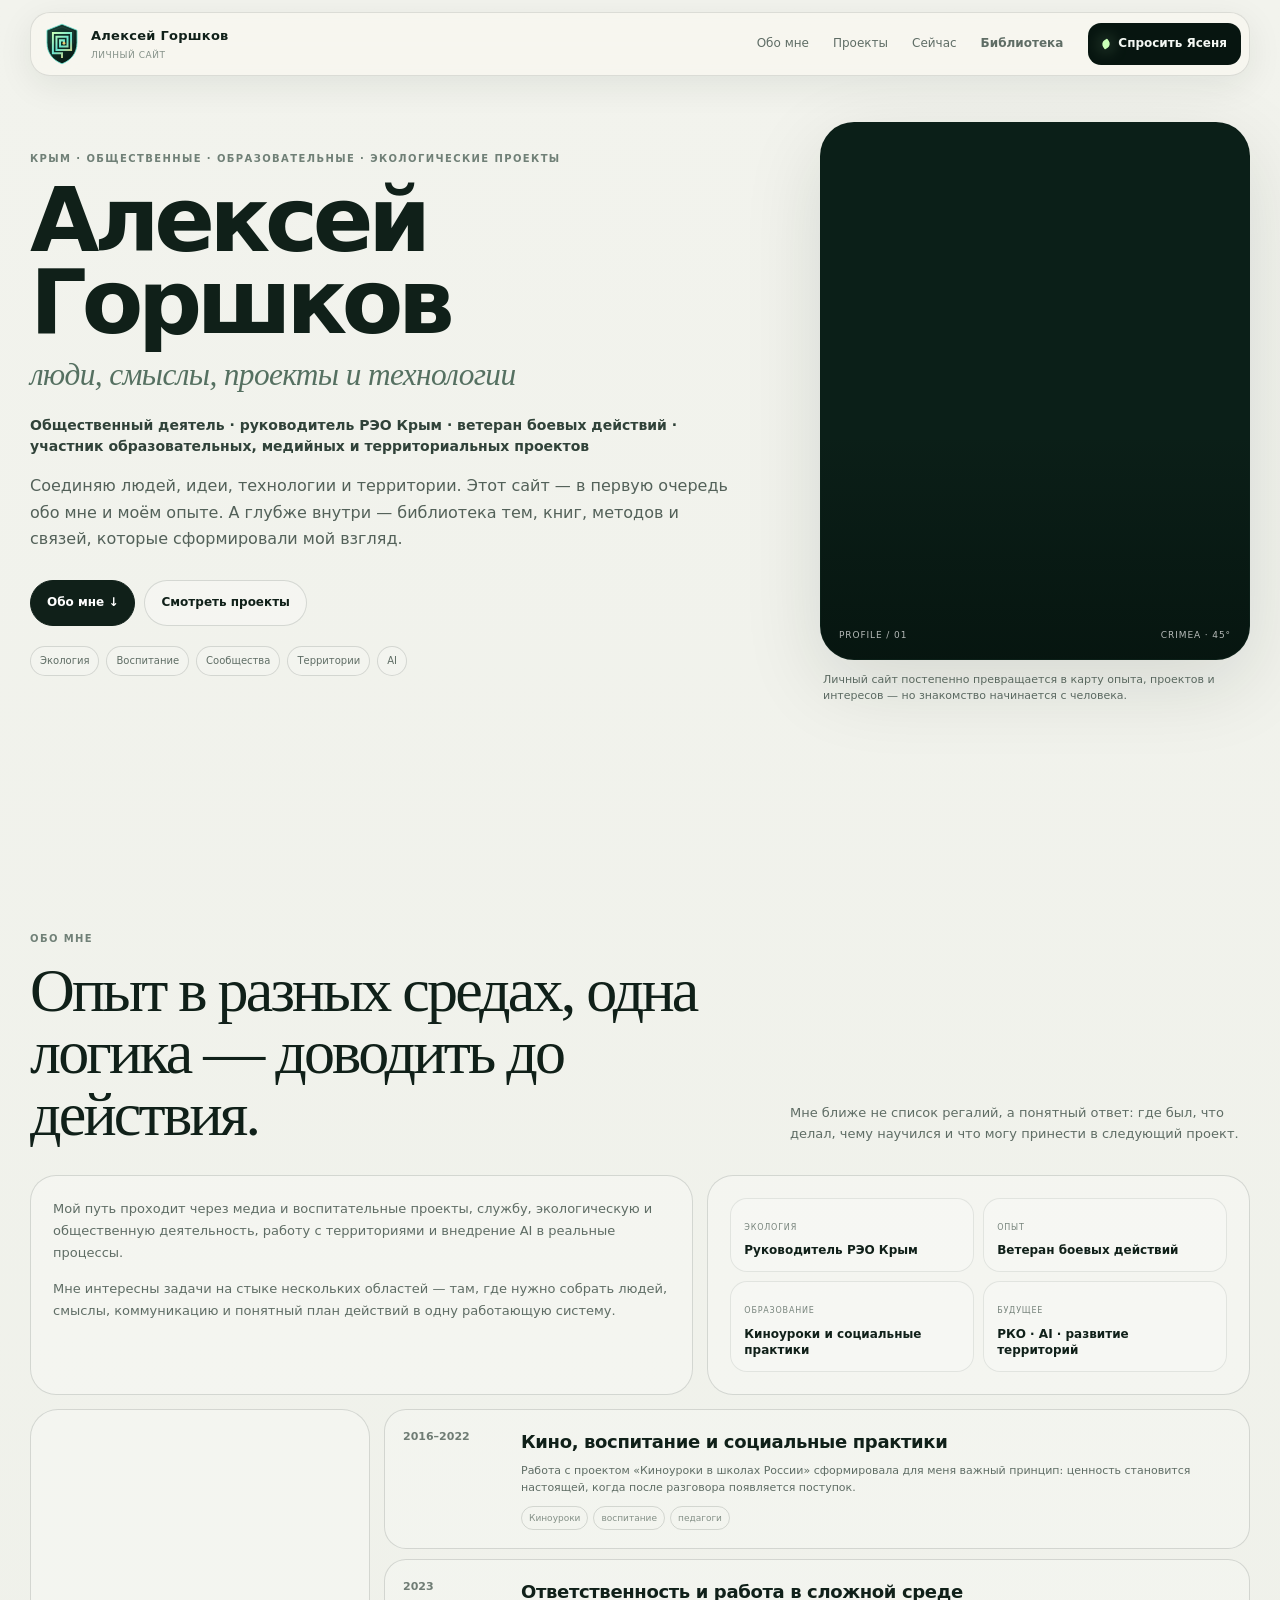
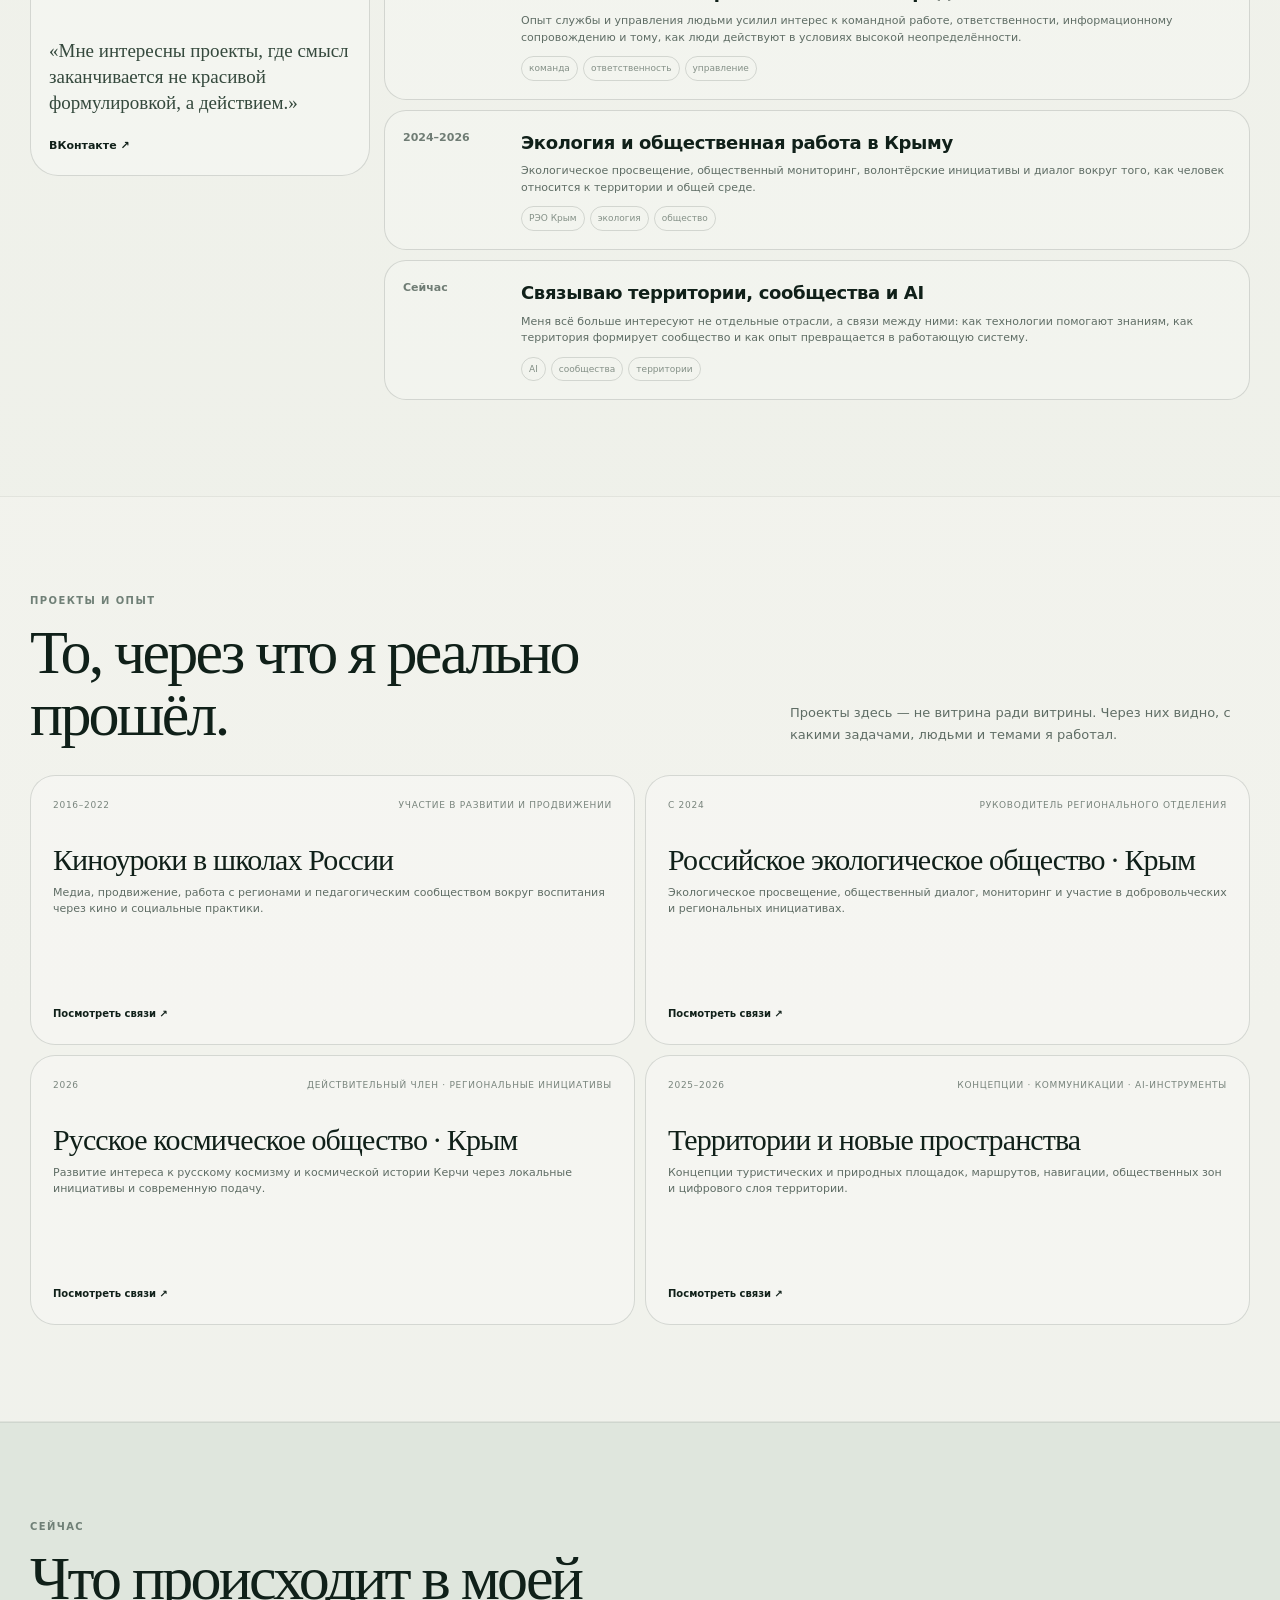
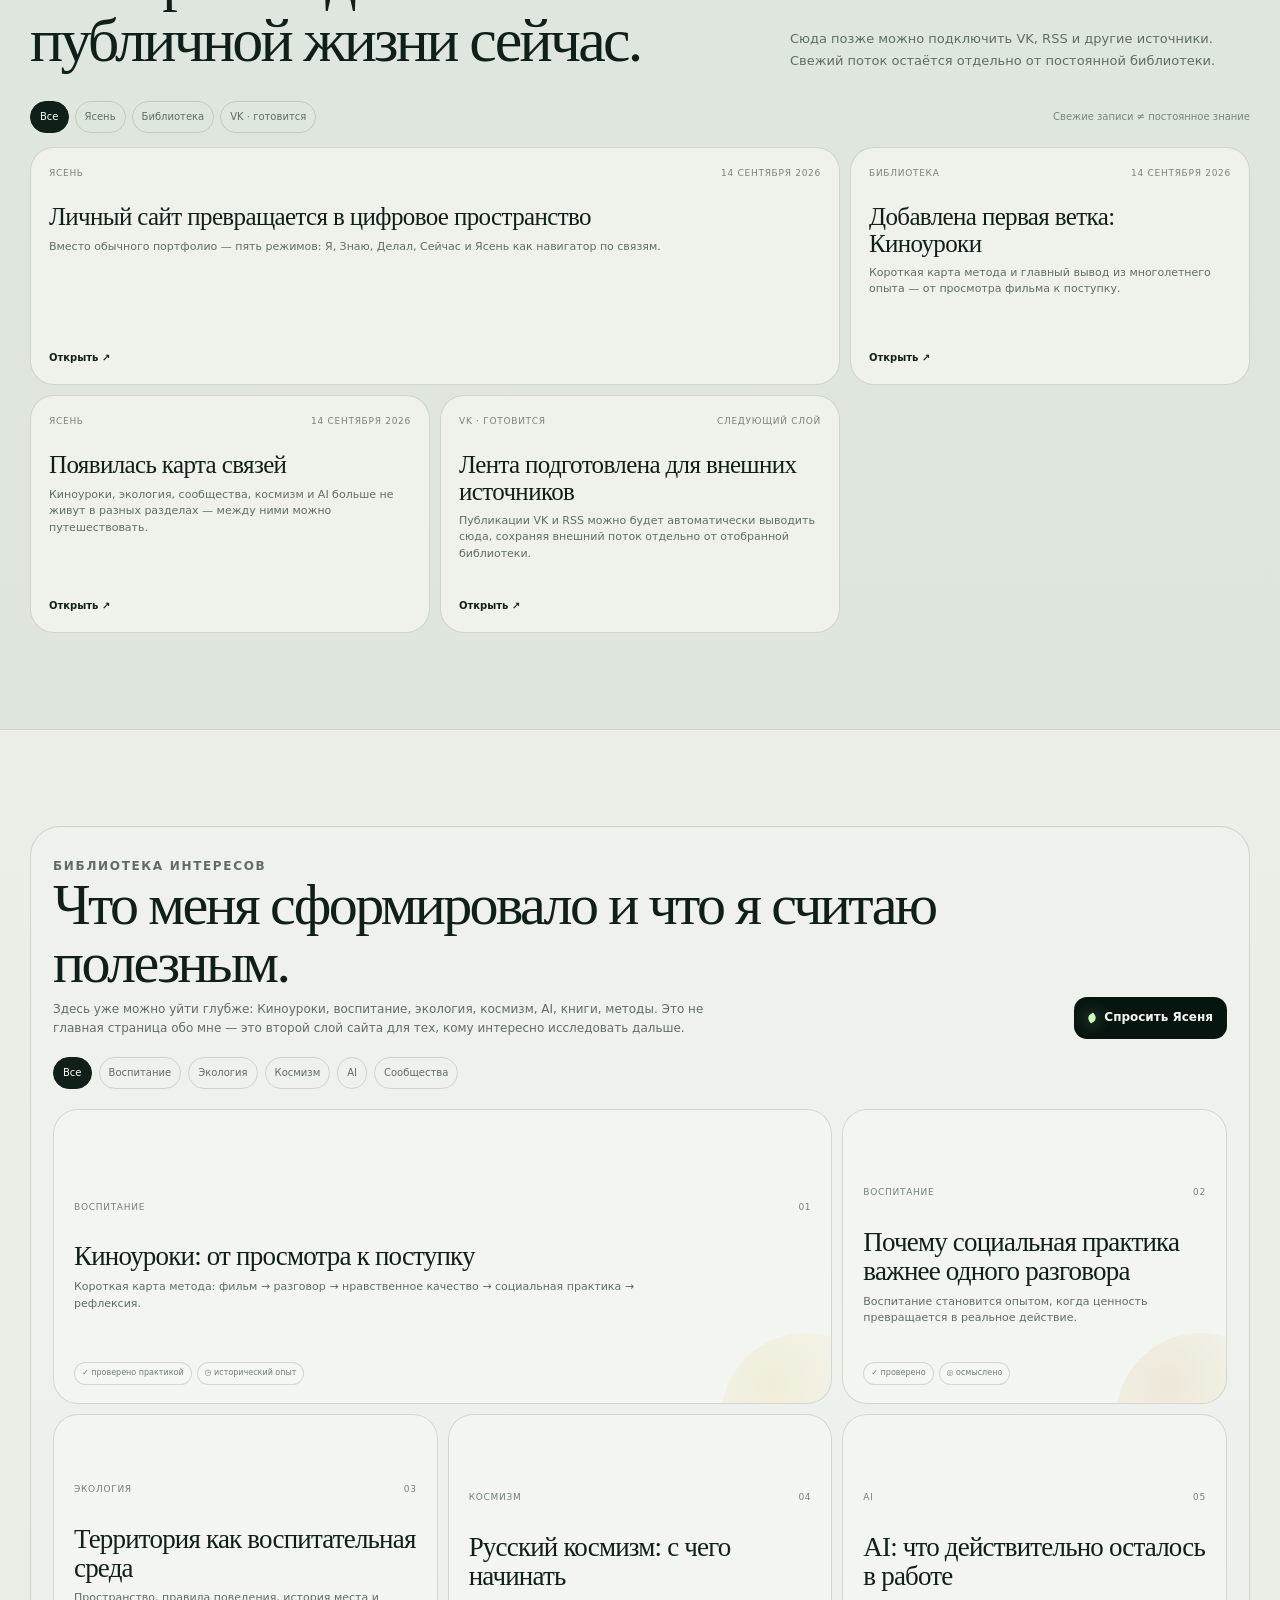
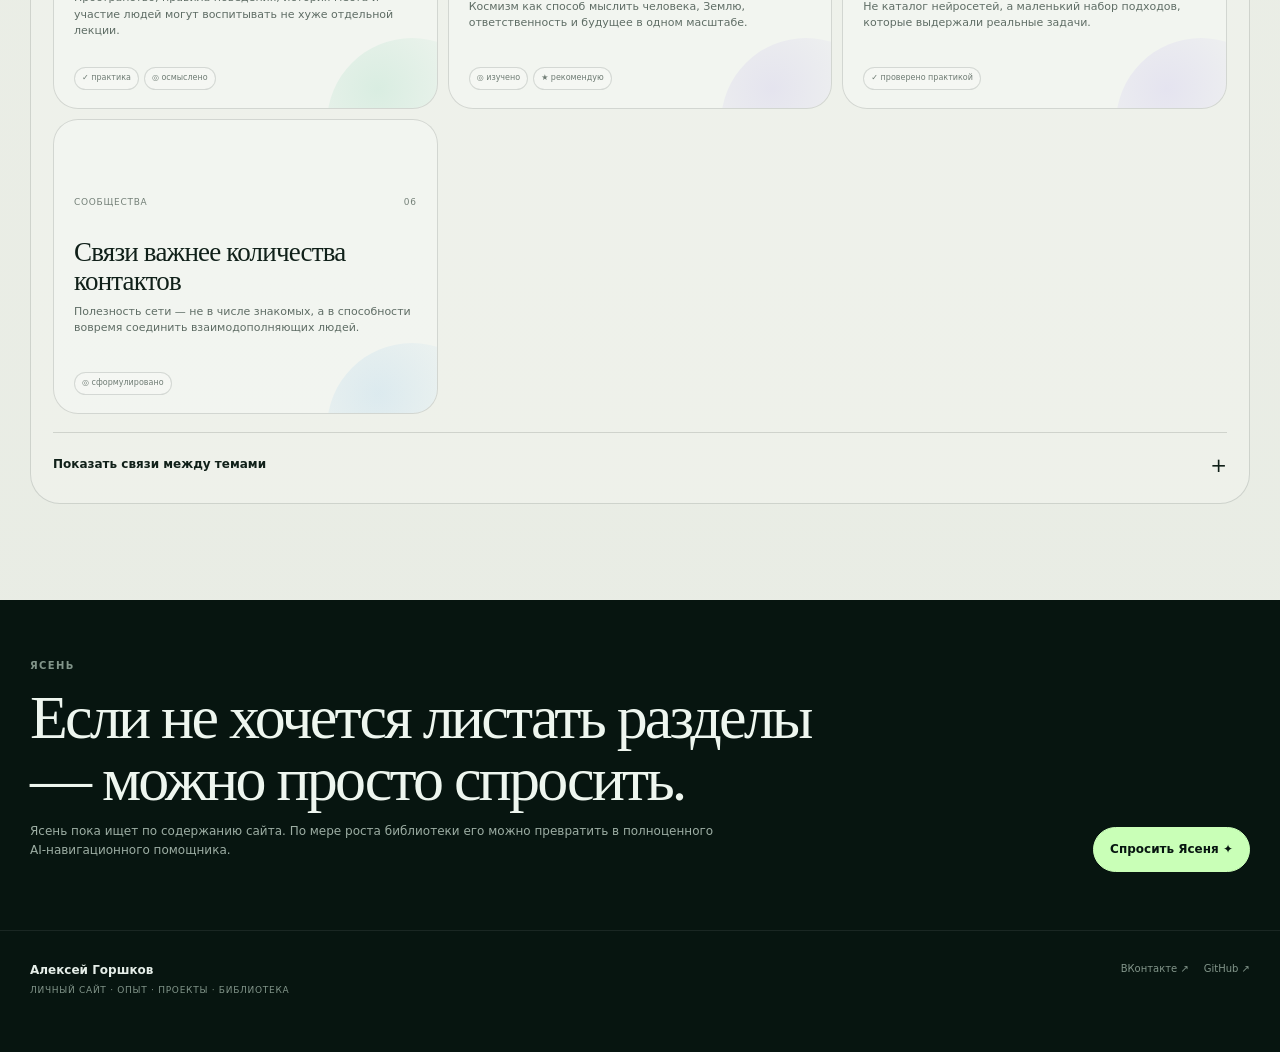
<file: index.html>
<!doctype html>
<html lang="ru">
<head>
  <meta charset="utf-8" />
  <meta name="viewport" content="width=device-width, initial-scale=1" />
  <meta name="theme-color" content="#eef0e9" />
  <meta name="description" content="Алексей Горшков — общественные, образовательные, экологические и технологические проекты. Личный сайт, опыт, проекты и библиотека интересов." />
  <meta property="og:title" content="Алексей Горшков — личный сайт" />
  <meta property="og:description" content="Опыт, проекты, общественная деятельность и библиотека интересов." />
  <meta property="og:type" content="website" />
  <meta property="og:locale" content="ru_RU" />
  <meta property="og:url" content="https://daridarom.github.io/aleksey-gorshkov/" />
  <meta property="og:image" content="https://daridarom.github.io/aleksey-gorshkov/assets/og.png" />
  <link rel="canonical" href="https://daridarom.github.io/aleksey-gorshkov/" />
  <link rel="icon" href="assets/favicon.svg?v=31" type="image/svg+xml" />
  <link rel="stylesheet" href="styles-v3-base.css?v=31" />
  <link rel="stylesheet" href="styles-v3-content.css?v=31" />
  <link rel="stylesheet" href="styles-v3-ui.css?v=31" />
  <link rel="stylesheet" href="styles-v3-overrides.css?v=31" />
  <title>Алексей Горшков — личный сайт</title>
</head>
<body>
  <a class="skip-link" href="#content">Перейти к содержанию</a>

  <header class="site-header" id="top">
    <div class="container header-inner">
      <a class="brand" href="#top" aria-label="В начало страницы">
        <img class="brand-mark" src="assets/favicon.svg?v=3" alt="" width="42" height="46" />
        <span><strong>Алексей Горшков</strong><small>личный сайт</small></span>
      </a>
      <nav class="main-nav" aria-label="Основная навигация">
        <a href="#about">Обо мне</a>
        <a href="#projects">Проекты</a>
        <a href="#now">Сейчас</a>
        <a href="#knowledge">Библиотека</a>
      </nav>
      <button class="yasen-button" data-yasen-open><span class="leaf-dot" aria-hidden="true"></span>Спросить Ясеня</button>
    </div>
  </header>

  <main id="content">
    <section class="hero section-pad">
      <div class="container hero-grid">
        <div class="hero-copy">
          <p class="eyebrow">Крым · общественные · образовательные · экологические проекты</p>
          <h1>Алексей Горшков<em>люди, смыслы, проекты и технологии</em></h1>
          <p class="hero-role">Общественный деятель · руководитель РЭО Крым · ветеран боевых действий · участник образовательных, медийных и территориальных проектов</p>
          <p class="hero-lead">Соединяю людей, идеи, технологии и территории. Этот сайт — в первую очередь обо мне и моём опыте. А глубже внутри — библиотека тем, книг, методов и связей, которые сформировали мой взгляд.</p>
          <div class="hero-actions">
            <a class="button primary" href="#about">Обо мне ↓</a>
            <a class="button ghost" href="#projects">Смотреть проекты</a>
          </div>
          <ul class="hero-meta" aria-label="Ключевые направления">
            <li>Экология</li><li>Воспитание</li><li>Сообщества</li><li>Территории</li><li>AI</li>
          </ul>
        </div>

        <figure class="hero-portrait">
          <div class="portrait-shell">
            <picture>
              <source media="(max-width: 620px)" srcset="assets/portrait-mobile.webp" />
              <img src="assets/portrait.webp" alt="Алексей Горшков" width="1200" height="1200" fetchpriority="high" decoding="async" />
            </picture>
            <div class="portrait-overlay"><span>PROFILE / 01</span><span>CRIMEA · 45°</span></div>
          </div>
          <figcaption>Личный сайт постепенно превращается в карту опыта, проектов и интересов — но знакомство начинается с человека.</figcaption>
        </figure>
      </div>
    </section>

    <section class="section-pad" id="about">
      <div class="container">
        <div class="section-heading">
          <div><p class="section-kicker">Обо мне</p><h2>Опыт в разных средах, одна логика — доводить до действия.</h2></div>
          <p>Мне ближе не список регалий, а понятный ответ: где был, что делал, чему научился и что могу принести в следующий проект.</p>
        </div>

        <div class="about-summary">
          <div class="about-copy">
            <p>Мой путь проходит через медиа и воспитательные проекты, службу, экологическую и общественную деятельность, работу с территориями и внедрение AI в реальные процессы.</p>
            <p>Мне интересны задачи на стыке нескольких областей — там, где нужно собрать людей, смыслы, коммуникацию и понятный план действий в одну работающую систему.</p>
          </div>
          <div class="about-roles">
            <div class="about-role"><small>Экология</small><strong>Руководитель РЭО Крым</strong></div>
            <div class="about-role"><small>Опыт</small><strong>Ветеран боевых действий</strong></div>
            <div class="about-role"><small>Образование</small><strong>Киноуроки и социальные практики</strong></div>
            <div class="about-role"><small>Будущее</small><strong>РКО · AI · развитие территорий</strong></div>
          </div>
        </div>

        <div class="story-layout">
          <div class="story-intro">
            <picture>
              <source media="(max-width: 620px)" srcset="assets/speaker-mobile.webp" />
              <img src="assets/speaker.webp" alt="Алексей Горшков во время публичного выступления" width="1600" height="898" loading="lazy" decoding="async" />
            </picture>
            <div>
              <p class="quote">«Мне интересны проекты, где смысл заканчивается не красивой формулировкой, а действием.»</p>
              <a href="https://vk.com/aleksey_gor" target="_blank" rel="noreferrer" class="text-link">ВКонтакте ↗</a>
            </div>
          </div>
          <div class="timeline" id="timeline" aria-live="polite"></div>
        </div>
      </div>
    </section>

    <section class="section-pad projects-before-library" id="projects">
      <div class="container">
        <div class="section-heading">
          <div><p class="section-kicker">Проекты и опыт</p><h2>То, через что я реально прошёл.</h2></div>
          <p>Проекты здесь — не витрина ради витрины. Через них видно, с какими задачами, людьми и темами я работал.</p>
        </div>
        <div class="projects-grid" id="projectsGrid"></div>
      </div>
    </section>

    <section class="now section-pad" id="now">
      <div class="container">
        <div class="section-heading">
          <div><p class="section-kicker">Сейчас</p><h2>Что происходит в моей публичной жизни сейчас.</h2></div>
          <p>Сюда позже можно подключить VK, RSS и другие источники. Свежий поток остаётся отдельно от постоянной библиотеки.</p>
        </div>
        <div class="feed-toolbar">
          <div class="source-pills" id="sourcePills" aria-label="Источники ленты"></div>
          <span class="feed-note">Свежие записи ≠ постоянное знание</span>
        </div>
        <div class="feed-grid" id="feedGrid" aria-live="polite"><div class="loading-card">Загружаю ленту…</div></div>
      </div>
    </section>

    <section class="section-pad" id="knowledge">
      <div class="container">
        <div class="library-shell">
          <div class="library-intro-grid">
            <div>
              <p class="section-kicker">Библиотека интересов</p>
              <h2 style="margin:0;font-family:var(--serif);font-weight:500;font-size:clamp(34px,5vw,58px);line-height:1;letter-spacing:-.045em;">Что меня сформировало и что я считаю полезным.</h2>
              <p>Здесь уже можно уйти глубже: Киноуроки, воспитание, экология, космизм, AI, книги, методы. Это не главная страница обо мне — это второй слой сайта для тех, кому интересно исследовать дальше.</p>
            </div>
            <button class="yasen-button library-yasen" data-yasen-open><span class="leaf-dot"></span>Спросить Ясеня</button>
          </div>
          <div class="library-filters" id="knowledgeFilters"></div>
          <div class="knowledge-grid" id="knowledgeGrid" aria-live="polite"></div>

          <details class="connections-details" id="connections">
            <summary>Показать связи между темами</summary>
            <div class="connection-map" id="connectionMap">
              <svg class="map-lines" viewBox="0 0 1000 560" preserveAspectRatio="none" aria-hidden="true">
                <path d="M500 280 C380 220 290 160 170 130" /><path d="M500 280 C650 225 760 180 850 135" /><path d="M500 280 C650 330 730 400 835 440" /><path d="M500 280 C350 345 290 410 170 445" /><path d="M170 130 C310 95 400 110 500 280" /><path d="M850 135 C880 250 880 350 835 440" />
              </svg>
              <button class="map-node main" data-node="core" style="--x:50%;--y:50%;--c:#c9ffb7">Мой опыт</button>
              <button class="map-node" data-node="kino" style="--x:17%;--y:23%;--c:#e8c86f">Киноуроки</button>
              <button class="map-node" data-node="eco" style="--x:85%;--y:24%;--c:#68e3cf">Экология</button>
              <button class="map-node" data-node="rko" style="--x:83%;--y:79%;--c:#b4a4ff">Космизм / РКО</button>
              <button class="map-node" data-node="community" style="--x:17%;--y:80%;--c:#86c8ff">Сообщества</button>
              <button class="map-node minor" data-node="ai" style="--x:51%;--y:16%;--c:#c59cff">AI</button>
              <div class="map-detail" id="mapDetail"><small>Нажми на узел</small><strong>Связи — дополнительный слой, а не первый экран сайта.</strong></div>
            </div>
          </details>
        </div>
      </div>
    </section>

    <section class="yasen-teaser section-pad-sm">
      <div class="container teaser-inner">
        <div><p class="section-kicker light">Ясень</p><h2>Если не хочется листать разделы — можно просто спросить.</h2><p>Ясень пока ищет по содержанию сайта. По мере роста библиотеки его можно превратить в полноценного AI-навигационного помощника.</p></div>
        <button class="button yasen-cta" data-yasen-open>Спросить Ясеня ✦</button>
      </div>
    </section>
  </main>

  <footer class="site-footer">
    <div class="container footer-inner">
      <div><strong>Алексей Горшков</strong><span>личный сайт · опыт · проекты · библиотека</span></div>
      <div class="footer-links"><a href="https://vk.com/aleksey_gor" target="_blank" rel="noreferrer">ВКонтакте ↗</a><a href="https://github.com/Daridarom" target="_blank" rel="noreferrer">GitHub ↗</a></div>
    </div>
  </footer>

  <dialog class="yasen-dialog" id="yasenDialog">
    <form method="dialog" class="yasen-shell" id="yasenForm">
      <div class="yasen-head"><div><span class="leaf-dot"></span><small>ЯСЕНЬ / навигатор</small><h2>Ну, чего ищем?</h2></div><button class="icon-button" value="close" aria-label="Закрыть">×</button></div>
      <p class="yasen-intro">Например: «что у тебя есть про воспитание?», «покажи экологические проекты», «что связано с AI?»</p>
      <div class="yasen-search"><input id="yasenInput" autocomplete="off" placeholder="Спроси Ясеня…" /><button type="submit">Искать ↗</button></div>
      <div class="yasen-examples"><button type="button" data-yasen-query="воспитание">воспитание</button><button type="button" data-yasen-query="экология">экология</button><button type="button" data-yasen-query="киноуроки">киноуроки</button><button type="button" data-yasen-query="AI">AI</button></div>
      <div class="yasen-results" id="yasenResults" aria-live="polite"><div class="yasen-empty">Задай вопрос — Ясень пошуршит по сайту.</div></div>
    </form>
  </dialog>

  <dialog class="content-dialog" id="contentDialog">
    <form method="dialog" class="content-shell">
      <button class="icon-button close-content" value="close" aria-label="Закрыть">×</button>
      <p class="dialog-meta" id="dialogMeta"></p><h2 id="dialogTitle"></h2><p id="dialogBody"></p>
      <div class="dialog-why"><small>Почему это здесь</small><p id="dialogWhy"></p></div><div class="dialog-tags" id="dialogTags"></div>
    </form>
  </dialog>

  <script src="app-v3.js?v=31" defer></script>
</body>
</html>
</file>
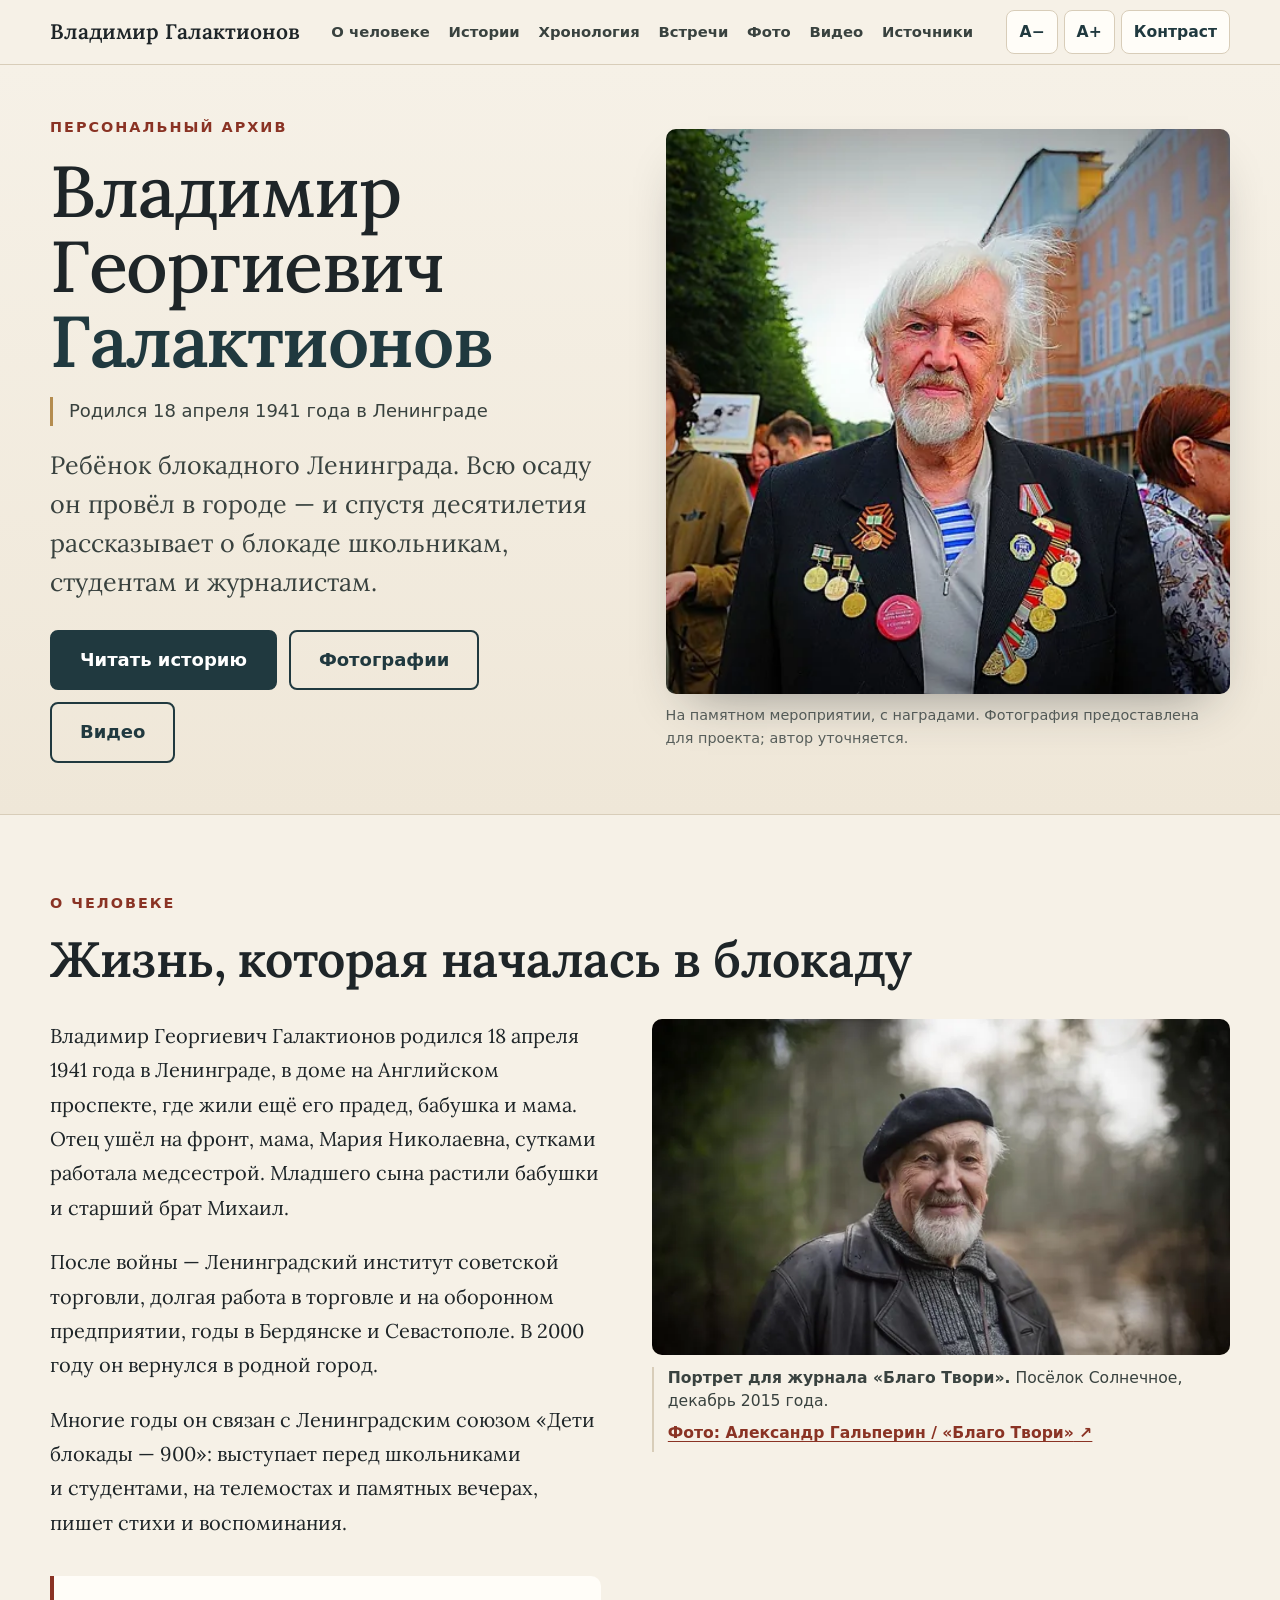
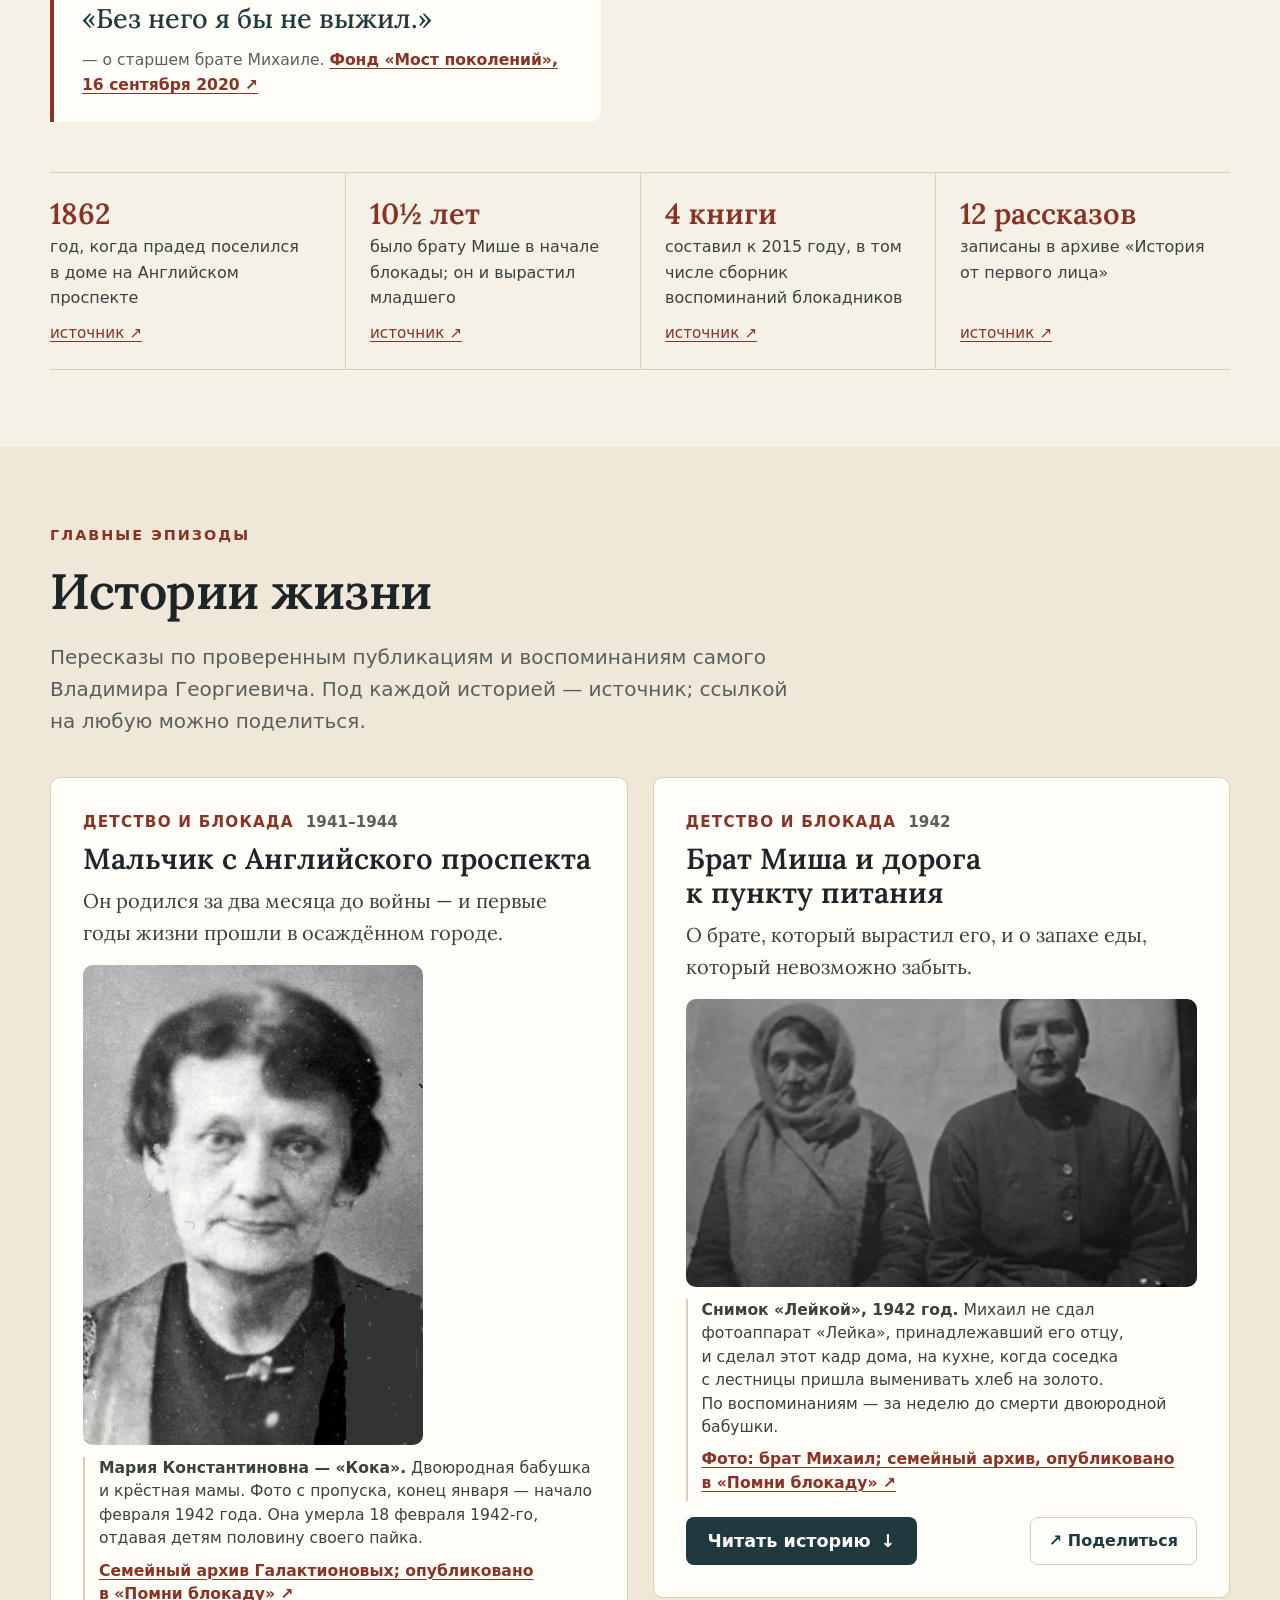
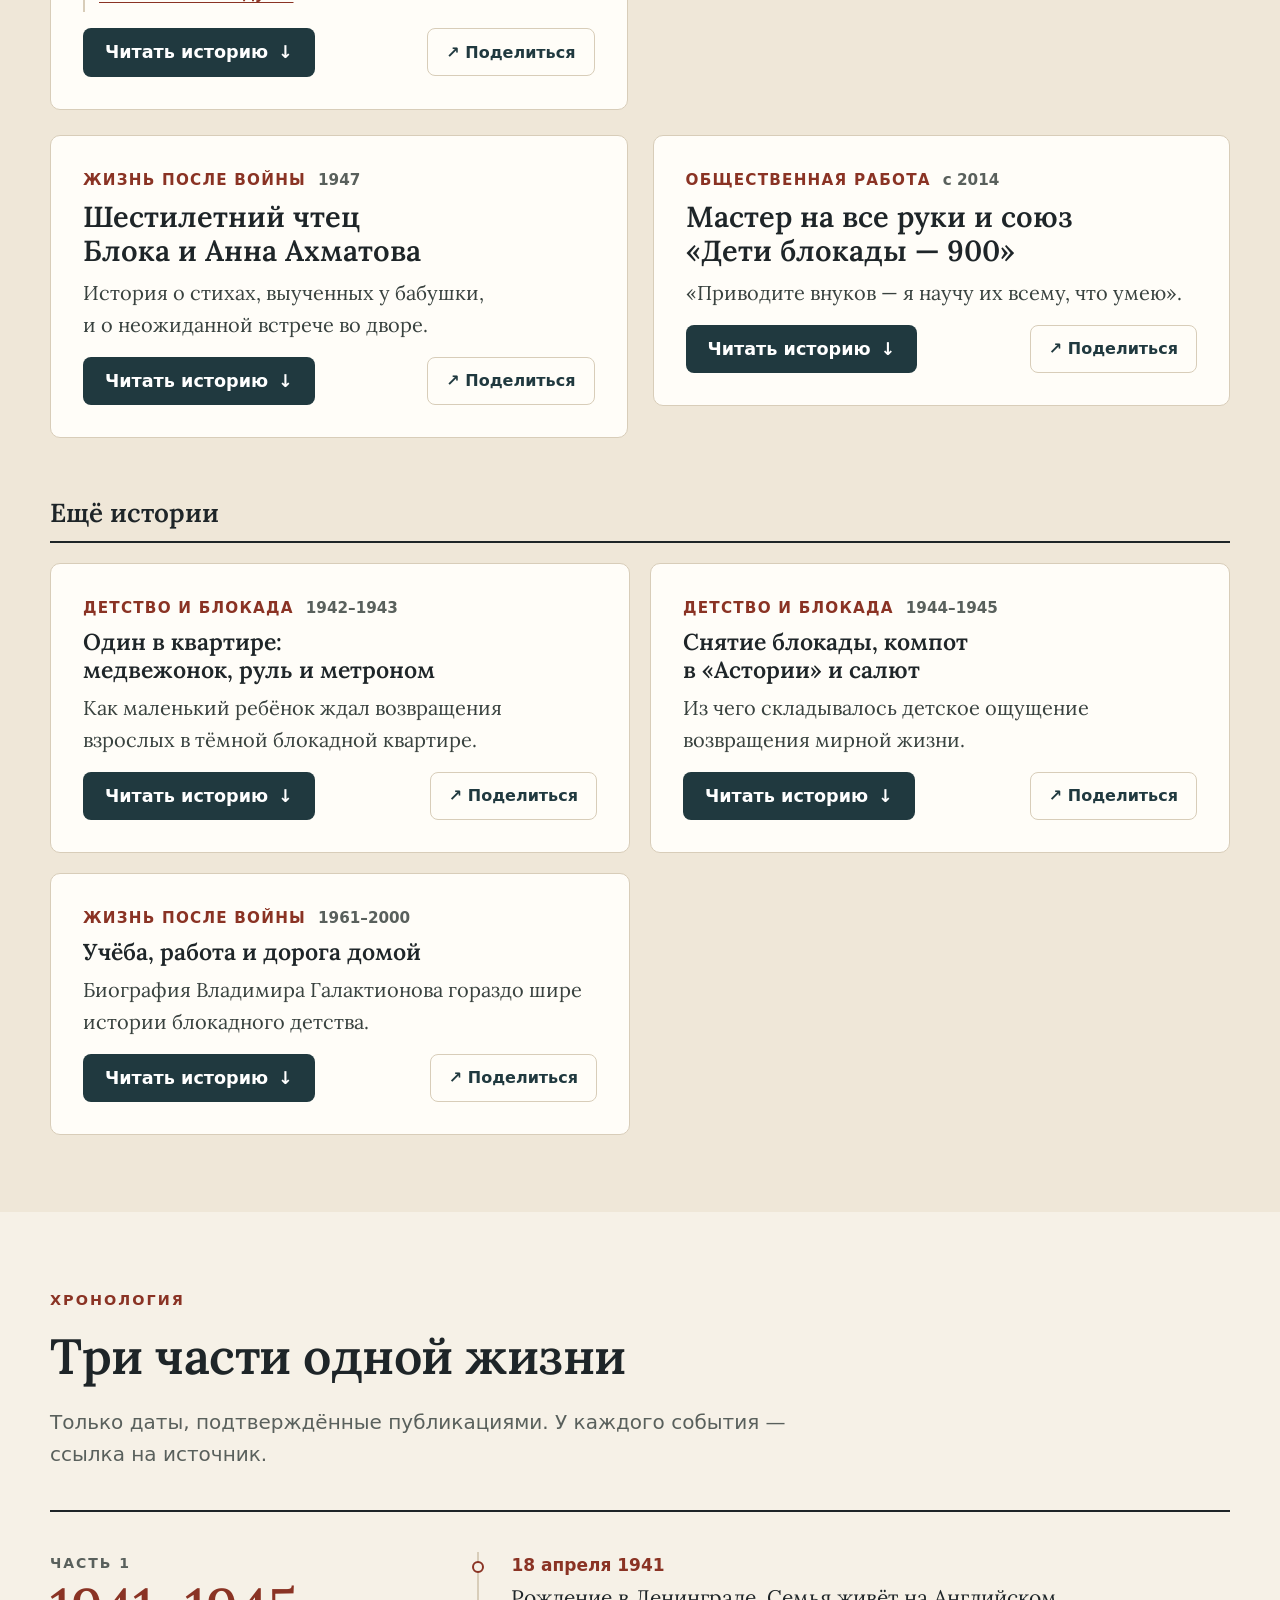
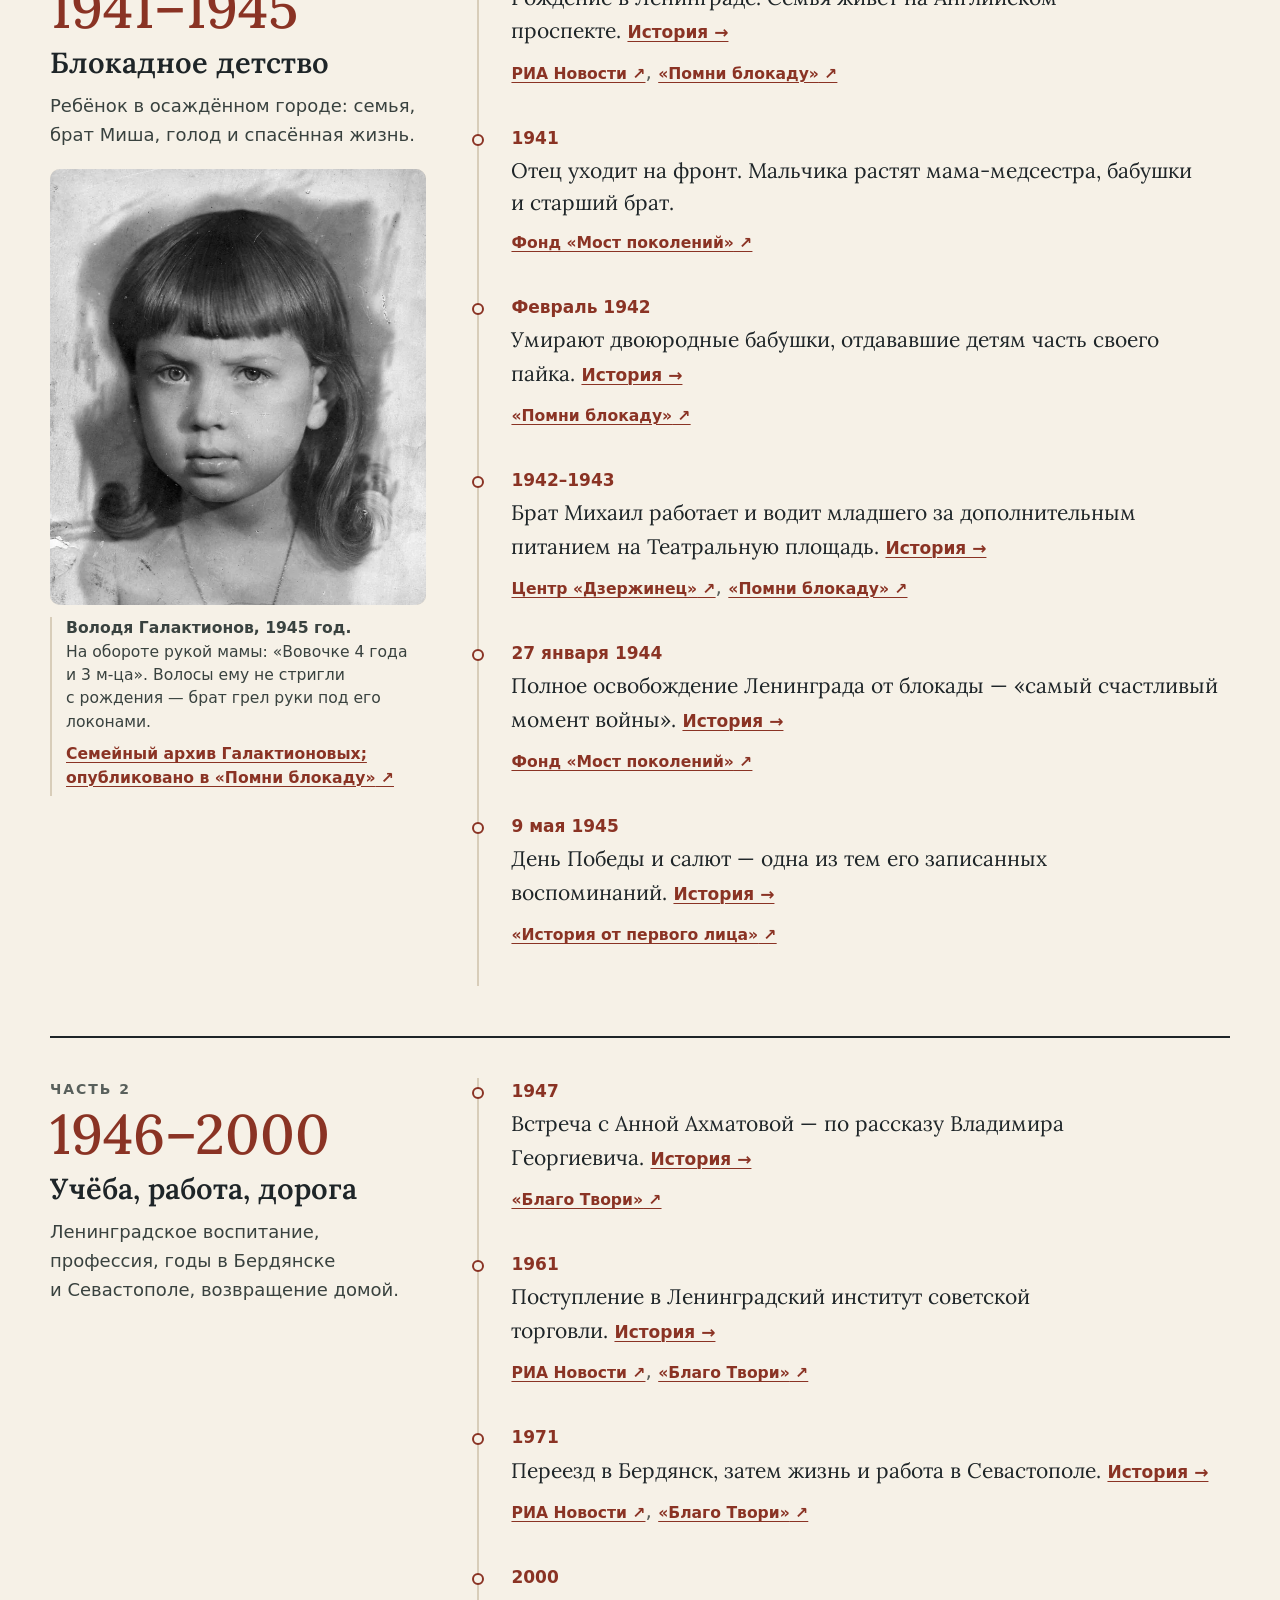
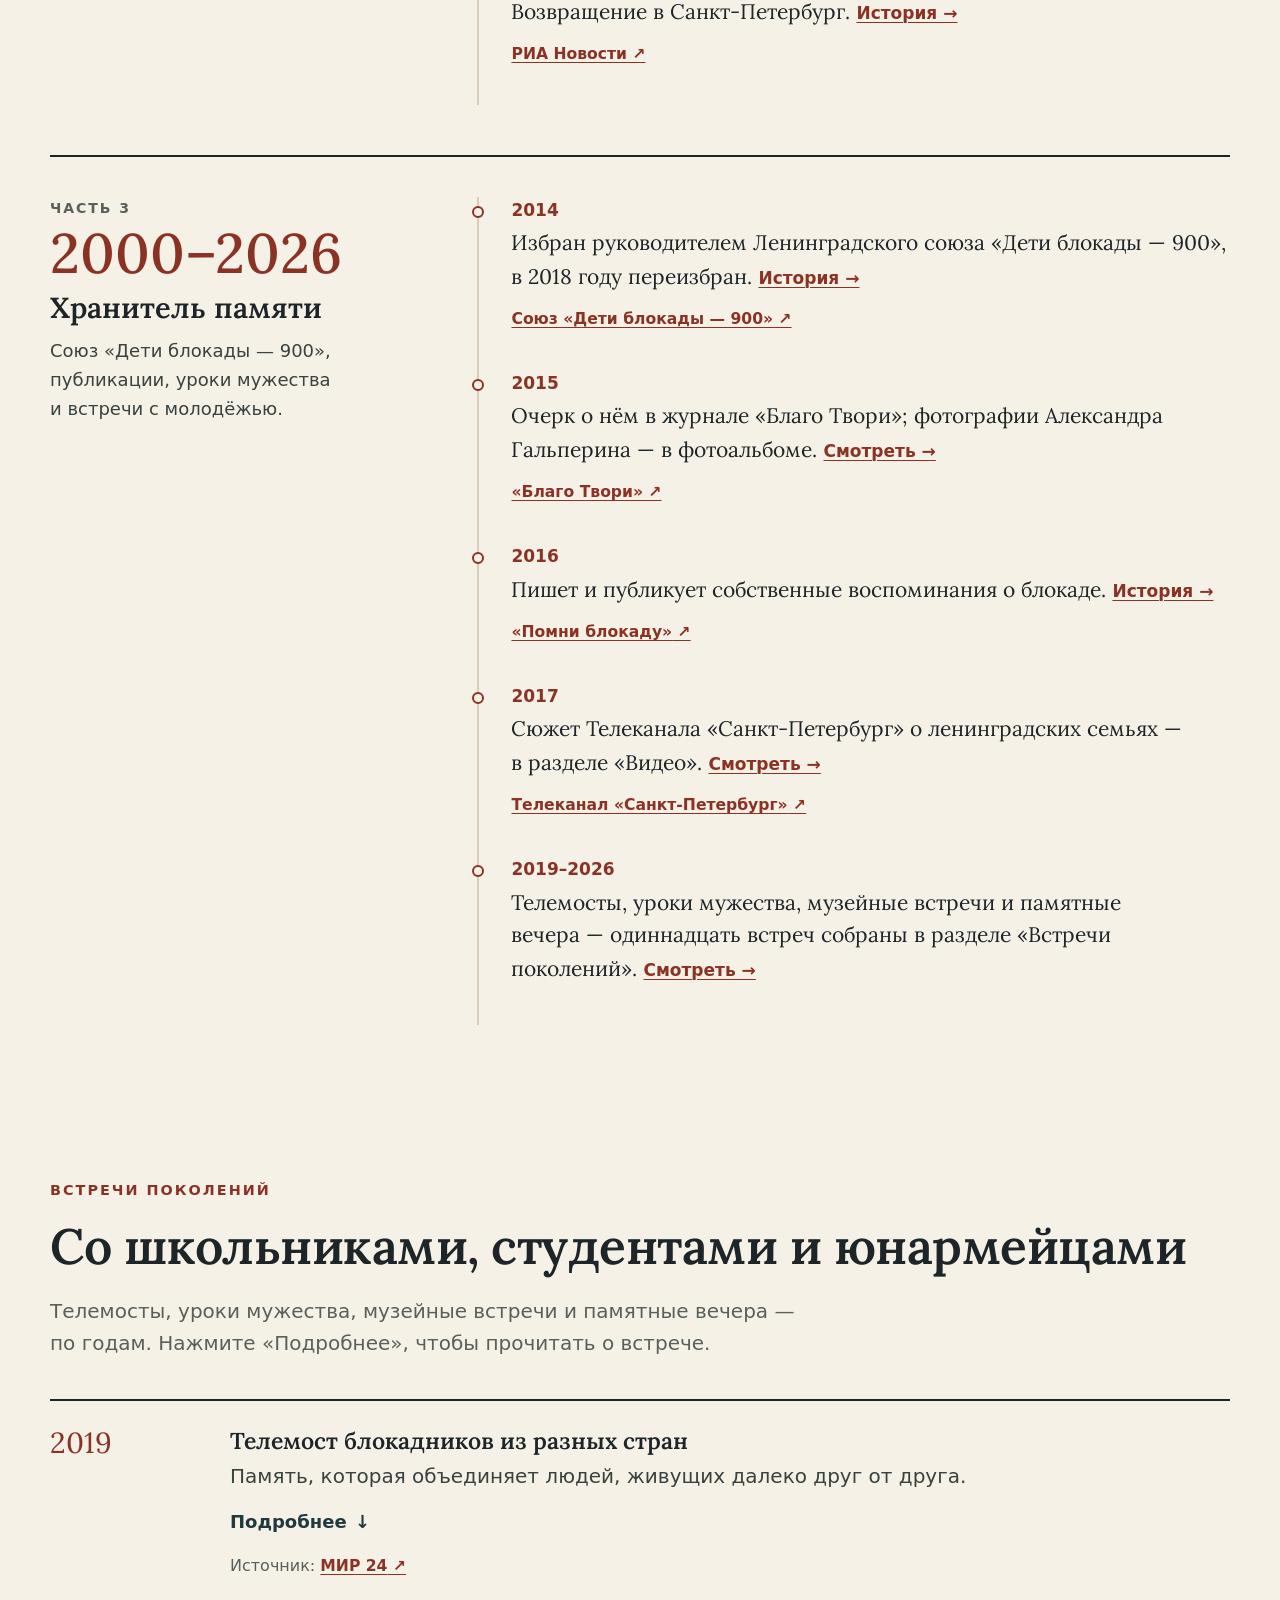
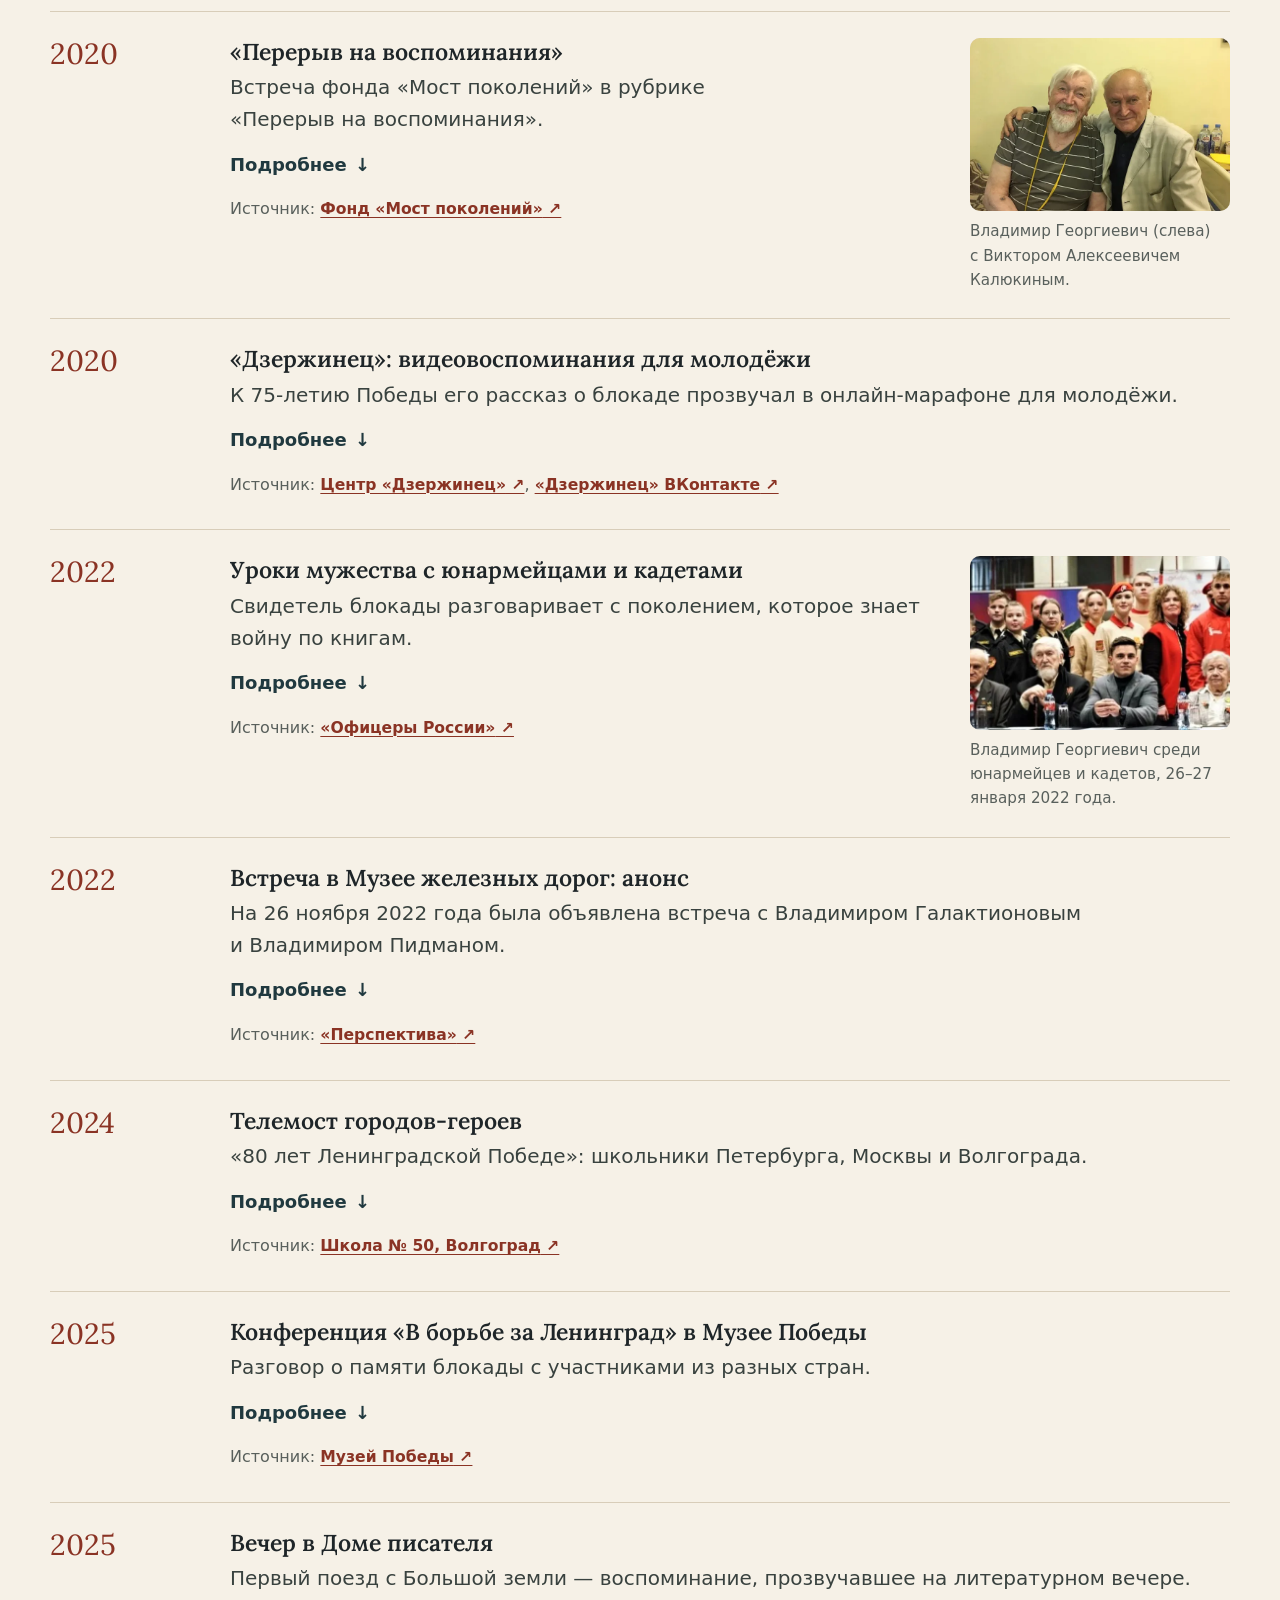
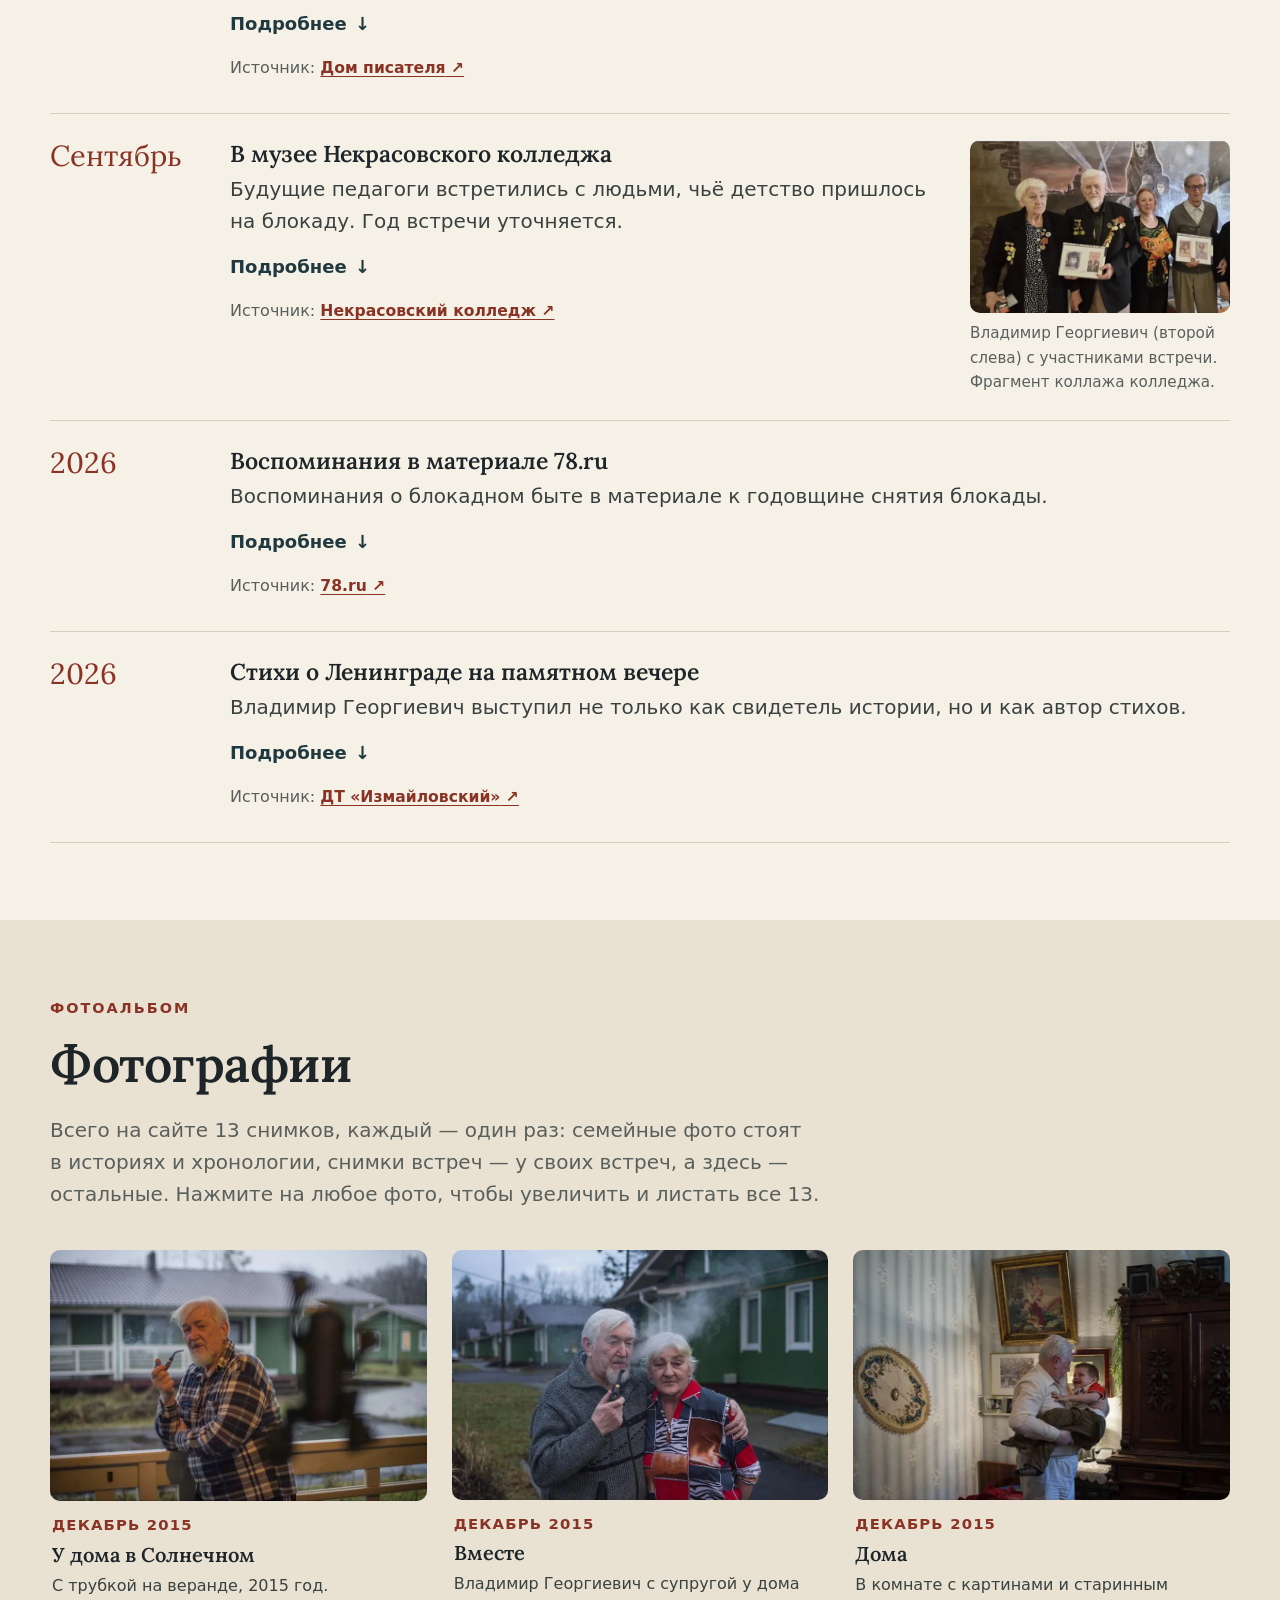
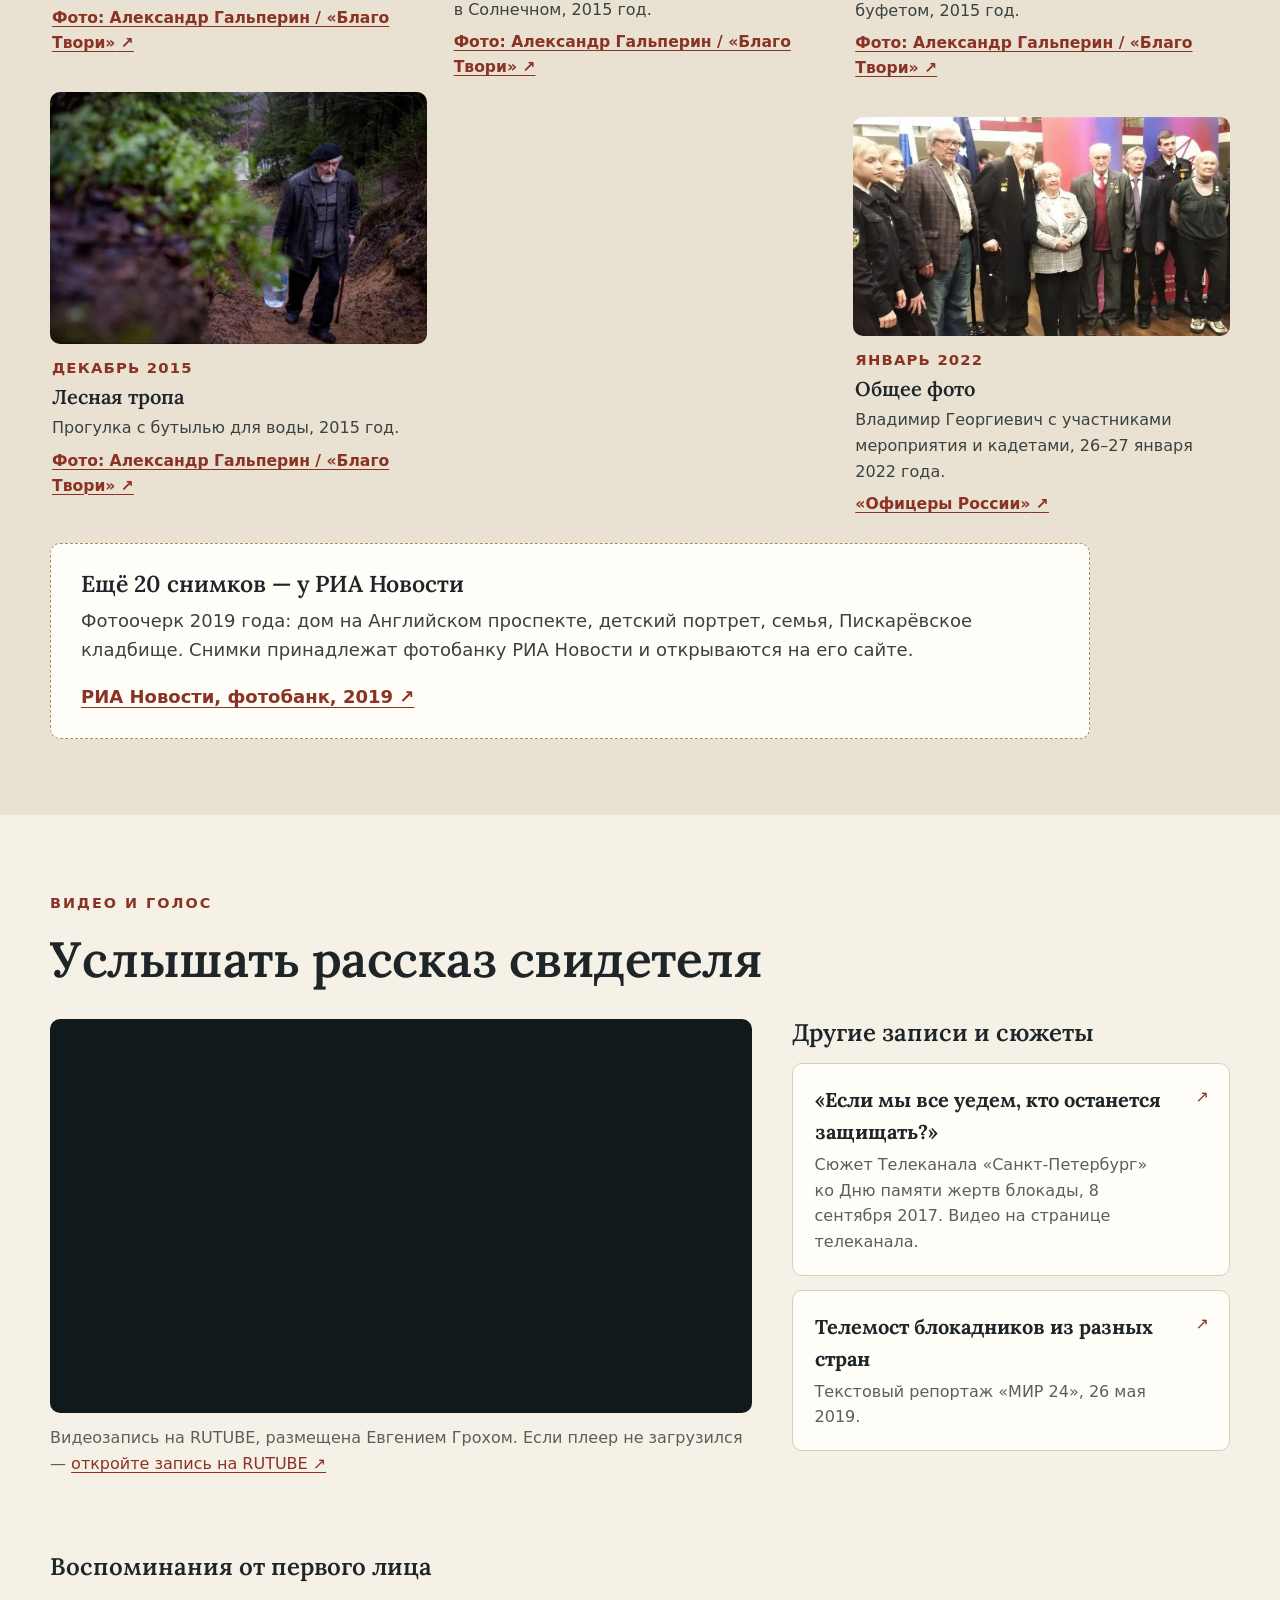
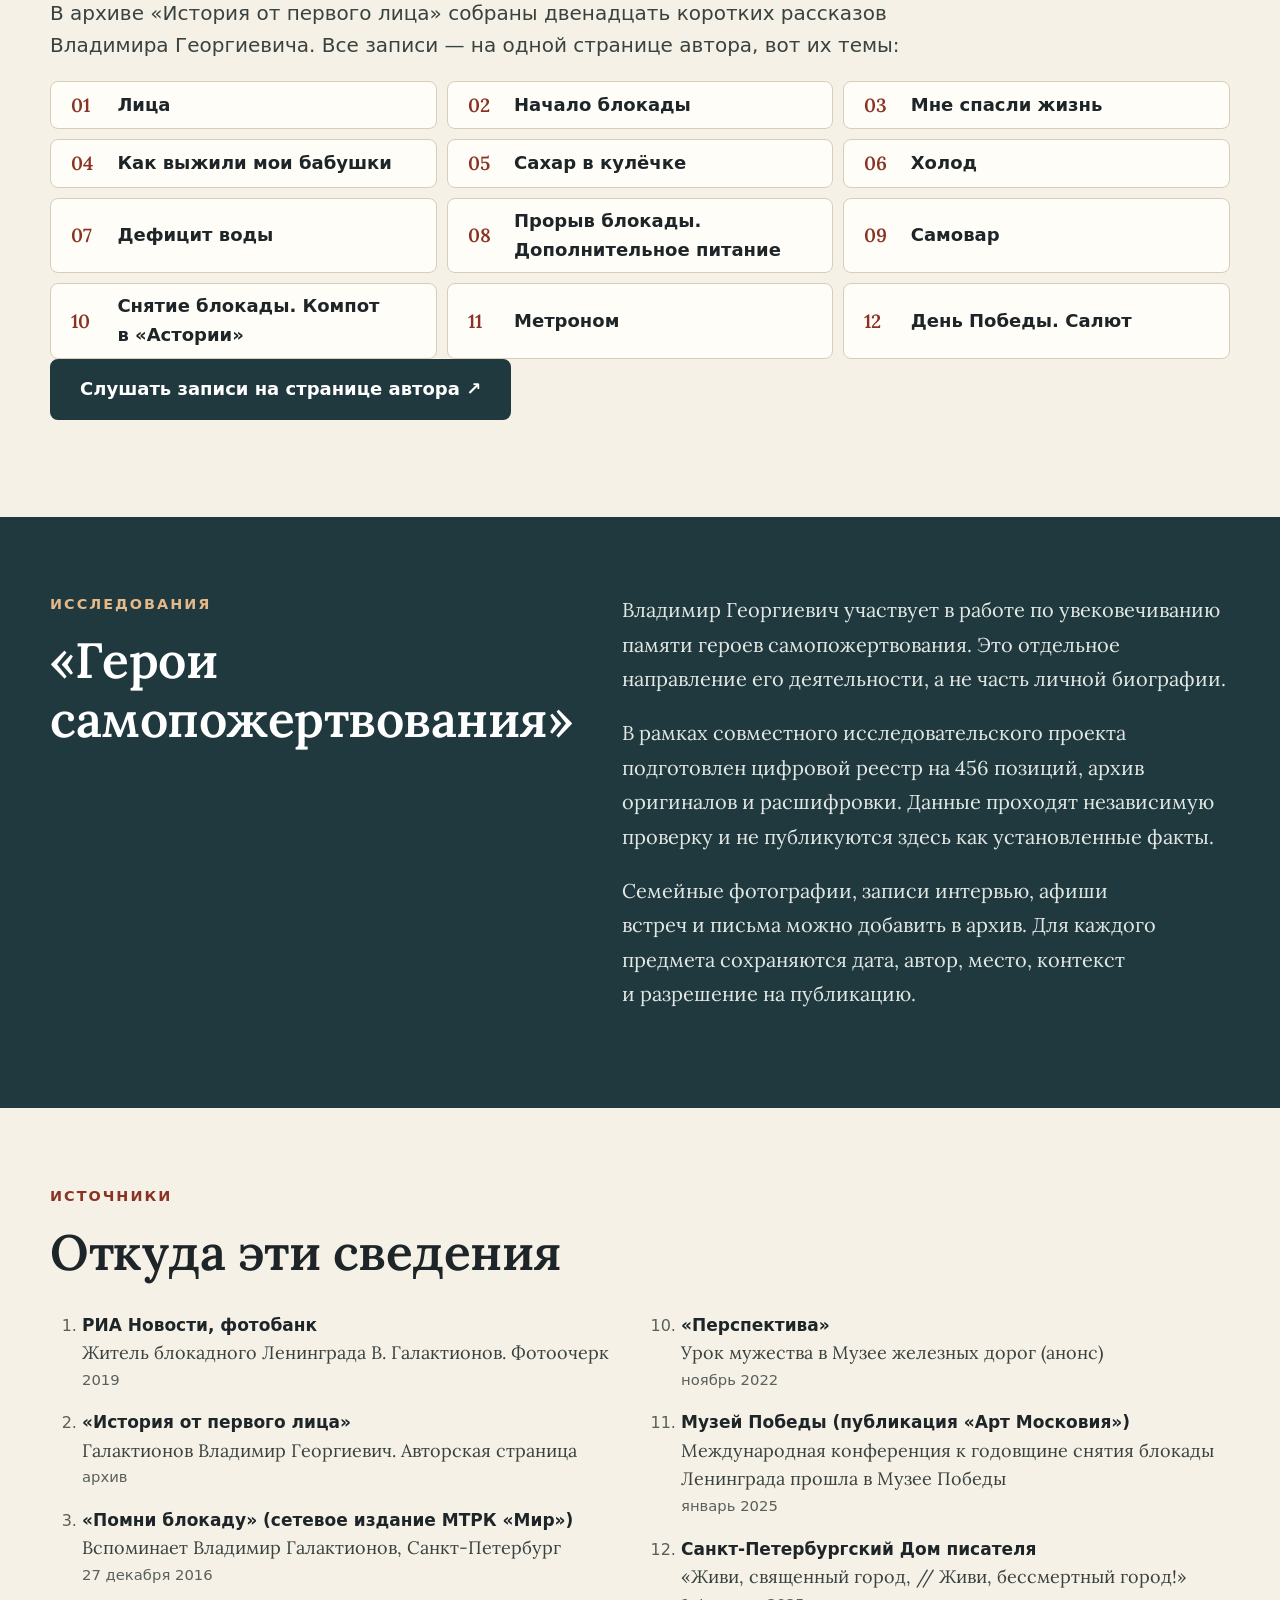
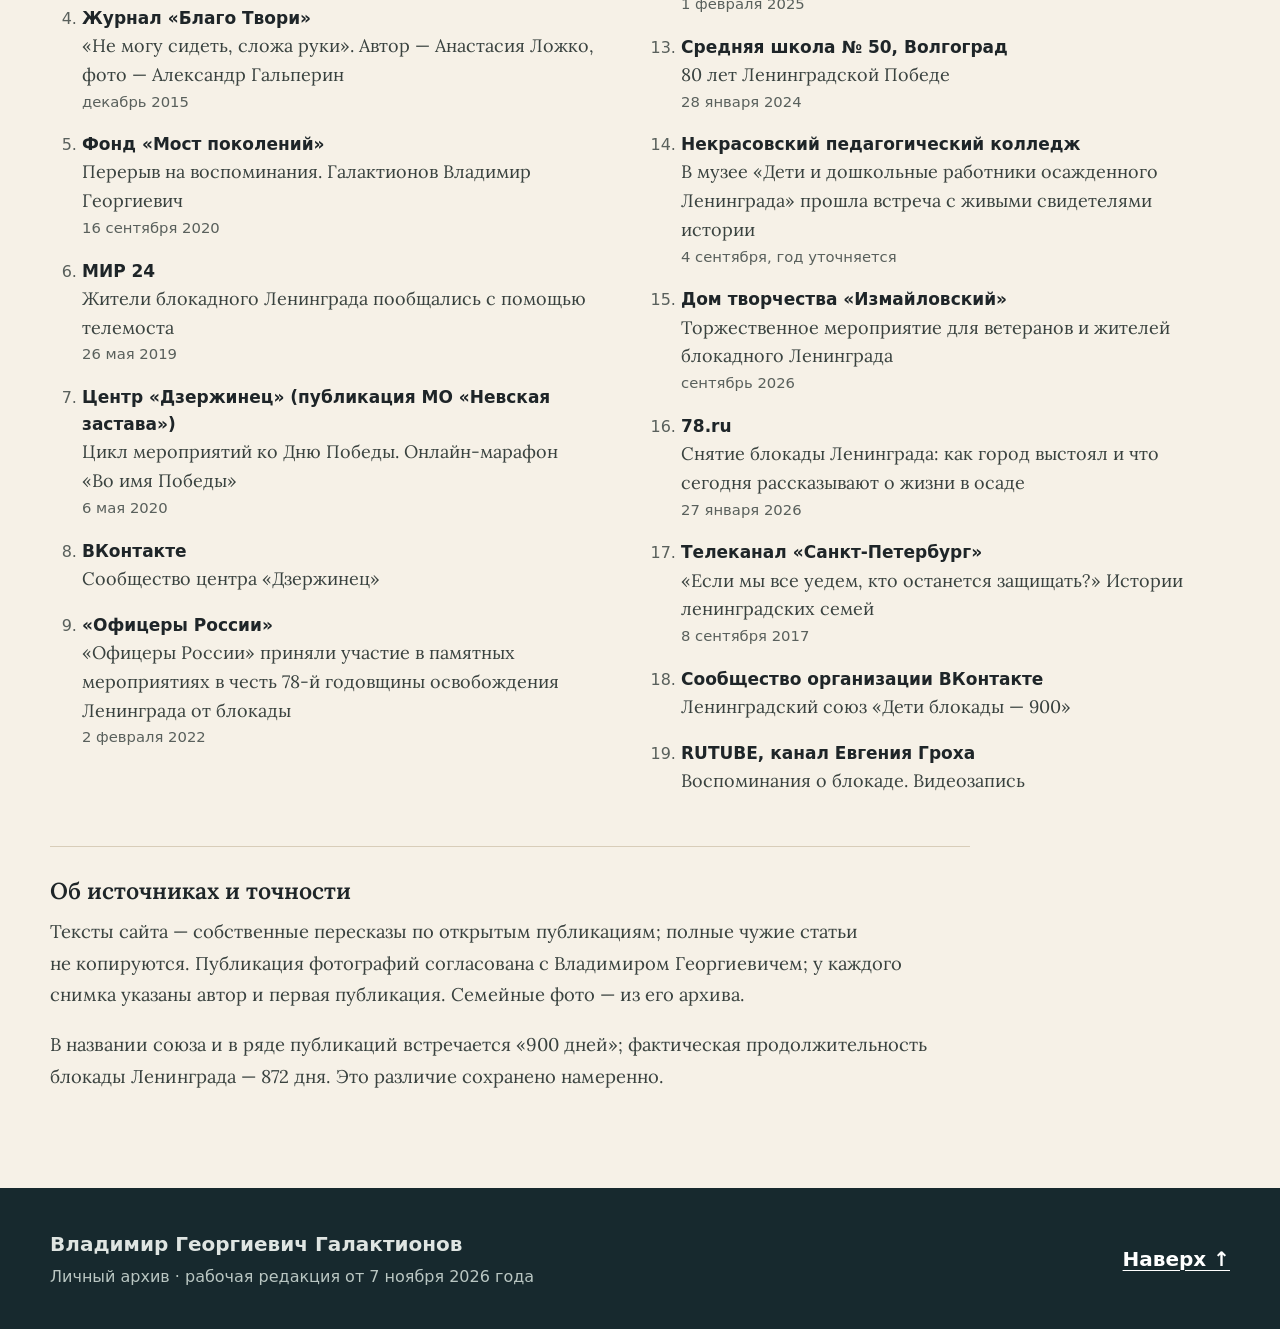
<file: galaktionov/index.html>
<!DOCTYPE html>
<html lang="ru" class="no-js">
<head>
<meta charset="utf-8">
<meta name="viewport" content="width=device-width, initial-scale=1">
<title>Владимир Георгиевич Галактионов — ребёнок блокадного Ленинграда</title>
<meta name="description" content="Персональный архив Владимира Георгиевича Галактионова: блокадное детство, жизнь после войны, встречи с молодёжью, фотографии, видео и источники.">
<meta name="robots" content="noindex,follow">
<meta name="theme-color" content="#f6f1e7">
<meta property="og:type" content="profile">
<meta property="og:locale" content="ru_RU">
<meta property="og:site_name" content="Личный архив Владимира Галактионова">
<meta property="og:title" content="Владимир Георгиевич Галактионов — ребёнок блокадного Ленинграда">
<meta property="og:description" content="Персональный архив Владимира Георгиевича Галактионова: блокадное детство, жизнь после войны, встречи с молодёжью, фотографии, видео и источники.">
<meta property="og:url" content="https://daridarom.github.io/aleksey-gorshkov/galaktionov/">
<meta property="og:image" content="https://daridarom.github.io/aleksey-gorshkov/galaktionov/assets/og-image.jpg">
<meta property="og:image:width" content="1200">
<meta property="og:image:height" content="630">
<meta property="og:image:alt" content="Владимир Георгиевич Галактионов">
<meta name="twitter:card" content="summary_large_image">
<link rel="icon" href="assets/favicon.svg" type="image/svg+xml">
<link rel="icon" href="assets/favicon-32.png" sizes="32x32" type="image/png">
<link rel="apple-touch-icon" href="assets/apple-touch-icon.png">
<link rel="preload" href="assets/fonts/Lora-Variable.woff" as="font" type="font/woff" crossorigin>
<link rel="stylesheet" href="assets/site.css">
<script>document.documentElement.classList.replace('no-js','js');try{var s=localStorage.getItem('gk-size'),c=localStorage.getItem('gk-contrast');if(s)document.documentElement.dataset.size=s;if(c==='1')document.documentElement.classList.add('hc')}catch(e){}</script>
<script src="assets/site.js" defer></script>
</head>
<body>
<a class="skip" href="#main">Перейти к&nbsp;содержанию</a>
<header class="site-header" id="top">
  <div class="wrap header-row">
    <a class="brand" href="#home"><span class="brand-name">Владимир Галактионов</span><span class="brand-sub">личный архив · ребёнок блокадного Ленинграда</span></a>
    <button class="menu-btn" id="menuBtn" type="button" aria-expanded="false" aria-controls="menuPanel"><span class="menu-icon" aria-hidden="true"></span>Меню</button>
    <div class="menu-panel" id="menuPanel">
      <nav class="main-nav" aria-label="Разделы сайта"><a href="#life">О человеке</a><a href="#stories">Истории</a><a href="#timeline">Хронология</a><a href="#meetings">Встречи</a><a href="#photos">Фото</a><a href="#video">Видео</a><a href="#sources">Источники</a></nav>
      <div class="reading-tools" role="group" aria-label="Настройки чтения">
        <span class="tools-label">Текст</span>
        <button type="button" class="tool" id="fontMinus" aria-label="Уменьшить шрифт">А−</button>
        <button type="button" class="tool" id="fontPlus" aria-label="Увеличить шрифт">А+</button>
        <button type="button" class="tool" id="contrastBtn" aria-pressed="false">Контраст</button>
      </div>
    </div>
  </div>
</header>
<main id="main">
<section class="hero" id="home" aria-labelledby="heroTitle">
  <div class="wrap hero-grid">
    <figure class="hero-photo"><button class="photo-open" type="button" data-photo="hero-2020s" aria-label="Открыть фото крупно: Владимир Георгиевич Галактионов"><picture><source type="image/webp" srcset="assets/photos/hero-2020s-720.webp 720w, assets/photos/hero-2020s-1080.webp 1080w" sizes="(max-width: 760px) 100vw, 46vw"><img class="" src="assets/photos/hero-2020s-720.jpg" srcset="assets/photos/hero-2020s-720.jpg 720w, assets/photos/hero-2020s-1080.jpg 1080w" sizes="(max-width: 760px) 100vw, 46vw" width="1080" height="718" alt="Владимир Георгиевич Галактионов — седой, с белой бородой, в тёмном пиджаке с медалями — среди людей на улице" loading="eager" fetchpriority="high" decoding="async" style="object-position:48% 30%"></picture><span class="zoom-hint" aria-hidden="true">⤢</span></button>
      <figcaption>На&nbsp;памятном мероприятии, с&nbsp;наградами. Фотография предоставлена для проекта; автор уточняется.</figcaption>
    </figure>
    <div class="hero-text">
      <p class="eyebrow">Персональный архив</p>
      <h1 id="heroTitle">Владимир Георгиевич <span>Галактионов</span></h1>
      <p class="hero-dates">Родился 18&nbsp;апреля 1941&nbsp;года в&nbsp;Ленинграде</p>
      <p class="hero-lead">Ребёнок блокадного Ленинграда. Всю осаду он провёл в&nbsp;городе&nbsp;— и&nbsp;спустя десятилетия рассказывает о&nbsp;блокаде школьникам, студентам и&nbsp;журналистам.</p>
      <div class="hero-actions">
        <a class="btn primary" href="#life">Читать историю</a>
        <a class="btn ghost" href="#photos">Фотографии</a>
        <a class="btn ghost" href="#video">Видео</a>
      </div>
    </div>
  </div>
</section>
<section class="section about" id="life" aria-labelledby="lifeTitle">
  <div class="wrap">
    <p class="kicker">О человеке</p>
    <h2 id="lifeTitle">Жизнь, которая началась в&nbsp;блокаду</h2>
    <div class="about-grid">
      <div class="about-text prose"><p>Владимир Георгиевич Галактионов родился 18 апреля 1941 года в&nbsp;Ленинграде, в&nbsp;доме на&nbsp;Английском проспекте, где жили ещё его прадед, бабушка и&nbsp;мама. Отец ушёл на&nbsp;фронт, мама, Мария Николаевна, сутками работала медсестрой. Младшего сына растили бабушки и&nbsp;старший брат Михаил.</p><p>После войны&nbsp;— Ленинградский институт советской торговли, долгая работа в&nbsp;торговле и&nbsp;на&nbsp;оборонном предприятии, годы в&nbsp;Бердянске и&nbsp;Севастополе. В&nbsp;2000 году он вернулся в&nbsp;родной город.</p><p>Многие годы он связан с&nbsp;Ленинградским союзом «Дети блокады&nbsp;— 900»: выступает перед школьниками и&nbsp;студентами, на&nbsp;телемостах и&nbsp;памятных вечерах, пишет стихи и&nbsp;воспоминания.</p>
        <blockquote class="pull"><p>«Без него я&nbsp;бы не&nbsp;выжил.»</p><footer>— о&nbsp;старшем брате Михаиле. <a class="src" href="https://fundgenerationbridge.org/veterani/tpost/8n0kfazs8x-pereriv-na-vospominaniya-galaktionov-vla" target="_blank" rel="noopener noreferrer">Фонд «Мост поколений», 16 сентября 2020<span class="ext" aria-hidden="true"> ↗</span><span class="visually-hidden"> (откроется в новой вкладке)</span></a></footer></blockquote>
      </div>
      <figure class="doc-photo about-photo"><button class="photo-open" type="button" data-photo="blago-2015-portrait" aria-label="Открыть фото крупно: Портрет для журнала «Благо Твори»"><picture><source type="image/webp" srcset="assets/photos/blago-2015-portrait-720.webp 720w, assets/photos/blago-2015-portrait-1033.webp 1033w" sizes="(max-width: 760px) 100vw, 48vw"><img class="" src="assets/photos/blago-2015-portrait-720.jpg" srcset="assets/photos/blago-2015-portrait-720.jpg 720w, assets/photos/blago-2015-portrait-1033.jpg 1033w" sizes="(max-width: 760px) 100vw, 48vw" width="1033" height="600" alt="Владимир Георгиевич в чёрном берете и кожаной куртке улыбается на фоне осеннего леса" loading="lazy" decoding="async" style="object-position:60% 40%"></picture><span class="zoom-hint" aria-hidden="true">⤢</span></button><figcaption><span class="cap-title">Портрет для журнала «Благо Твори».</span> Посёлок Солнечное, декабрь 2015 года. <span class="cap-credit"><a class="src small" href="http://xn----7sbcgd6aq0acut.xn--p1ai/?p=395" target="_blank" rel="noopener noreferrer">Фото: Александр Гальперин / «Благо Твори»<span class="ext" aria-hidden="true"> ↗</span><span class="visually-hidden"> (публикация откроется в новой вкладке)</span></a></span></figcaption></figure>
    </div>
    <ul class="facts"><li><strong>1862</strong><span>год, когда прадед поселился в&nbsp;доме на&nbsp;Английском проспекте</span><a class="fact-src" href="http://pomniblokadu.ru/news/15348171" target="_blank" rel="noopener noreferrer">источник ↗</a></li><li><strong>10½ лет</strong><span>было брату Мише в&nbsp;начале блокады; он и&nbsp;вырастил младшего</span><a class="fact-src" href="http://pomniblokadu.ru/news/15348171" target="_blank" rel="noopener noreferrer">источник ↗</a></li><li><strong>4 книги</strong><span>составил к&nbsp;2015 году, в&nbsp;том числе сборник воспоминаний блокадников</span><a class="fact-src" href="http://xn----7sbcgd6aq0acut.xn--p1ai/?p=395" target="_blank" rel="noopener noreferrer">источник ↗</a></li><li><strong>12 рассказов</strong><span>записаны в&nbsp;архиве «История от&nbsp;первого лица»</span><a class="fact-src" href="https://xn--80addgoadxwbcbilejre9f9h.xn--p1ai/authors/author.php?id=627" target="_blank" rel="noopener noreferrer">источник ↗</a></li></ul>
  </div>
</section>
<section class="section stories" id="stories" aria-labelledby="stTitle">
  <div class="wrap">
    <p class="kicker">Главные эпизоды</p>
    <h2 id="stTitle">Истории жизни</h2>
    <p class="section-lead">Пересказы по&nbsp;проверенным публикациям и&nbsp;воспоминаниям самого Владимира Георгиевича. Под каждой историей — источник; ссылкой на&nbsp;любую можно поделиться.</p>
    <div class="featured-stories"><article class="story featured-story" id="childhood" data-theme="blockade">
  <header class="story-head"><p class="story-meta"><span class="theme-tag">Детство и&nbsp;блокада</span> <span class="years">1941–1944</span></p>
    <h3>Мальчик с&nbsp;Английского проспекта</h3><p class="story-lead">Он родился за&nbsp;два месяца до&nbsp;войны&nbsp;— и&nbsp;первые годы жизни прошли в&nbsp;осаждённом городе.</p></header>
  <figure class="doc-photo story-photo portrait"><button class="photo-open" type="button" data-photo="family-1942-koka" aria-label="Открыть фото крупно: Мария Константиновна — «Кока»"><picture><source type="image/webp" srcset="assets/photos/family-1942-koka-425.webp 425w" sizes="(max-width: 760px) 100vw, 40vw"><img class="" src="assets/photos/family-1942-koka-425.jpg" srcset="assets/photos/family-1942-koka-425.jpg 425w" sizes="(max-width: 760px) 100vw, 40vw" width="425" height="600" alt="Пожилая женщина с короткой стрижкой в тёмной кофте, фотография с документа" loading="lazy" decoding="async" style="object-position:50% 30%"></picture><span class="zoom-hint" aria-hidden="true">⤢</span></button><figcaption><span class="cap-title">Мария Константиновна&nbsp;— «Кока».</span> Двоюродная бабушка и&nbsp;крёстная мамы. Фото с&nbsp;пропуска, конец января&nbsp;— начало февраля 1942 года. Она умерла 18 февраля 1942-го, отдавая детям половину своего пайка. <span class="cap-credit"><a class="src small" href="http://pomniblokadu.ru/news/15348171" target="_blank" rel="noopener noreferrer">Семейный архив Галактионовых; опубликовано в&nbsp;«Помни блокаду»<span class="ext" aria-hidden="true"> ↗</span><span class="visually-hidden"> (публикация откроется в новой вкладке)</span></a></span></figcaption></figure>
  <details class="story-body"><summary><span class="sum-open">Читать историю</span><span class="sum-close">Свернуть</span></summary>
    <div class="prose reading"><p>18 апреля 1941 года в&nbsp;Ленинграде родился Владимир Галактионов. Семья жила на&nbsp;Английском проспекте, в&nbsp;доме № 19, куда ещё в&nbsp;1862 году переехал его прадед Константин Некрасов. Здесь родились бабушка, мама и&nbsp;оба брата&nbsp;— Михаил и&nbsp;Володя.</p><p>Для него блокада&nbsp;— не&nbsp;страница учебника, а&nbsp;первые события собственной жизни: тревога за&nbsp;маму и&nbsp;брата, холод, темнота синей лампочки, щелчки метронома из&nbsp;репродуктора.</p><p>В&nbsp;феврале 1942 года одна за&nbsp;другой умерли двоюродные бабушки&nbsp;— Анна Константиновна и&nbsp;Мария Константиновна. В&nbsp;самое голодное время они отдавали детям половину своего пайка. Их похоронили в&nbsp;братской могиле на&nbsp;Пискарёвском кладбище, и&nbsp;с&nbsp;тех пор их имена в&nbsp;семье звучат каждый день.</p>
      <div class="story-sources"><p class="label">Источники</p><ul><li><a class="src" href="http://pomniblokadu.ru/news/15348171" target="_blank" rel="noopener noreferrer">«Помни блокаду» (сетевое издание МТРК «Мир»), 27 декабря 2016<span class="ext" aria-hidden="true"> ↗</span><span class="visually-hidden"> (откроется в новой вкладке)</span></a><span class='src-title'>Вспоминает Владимир Галактионов, Санкт-Петербург</span></li><li><a class="src" href="https://riamediabank.ru/story/list_143285573/" target="_blank" rel="noopener noreferrer">РИА Новости, фотобанк, 2019<span class="ext" aria-hidden="true"> ↗</span><span class="visually-hidden"> (откроется в новой вкладке)</span></a><span class='src-title'>Житель блокадного Ленинграда В. Галактионов. Фотоочерк</span></li><li><a class="src" href="https://xn--80addgoadxwbcbilejre9f9h.xn--p1ai/authors/author.php?id=627" target="_blank" rel="noopener noreferrer">«История от&nbsp;первого лица», архив<span class="ext" aria-hidden="true"> ↗</span><span class="visually-hidden"> (откроется в новой вкладке)</span></a><span class='src-title'>Галактионов Владимир Георгиевич. Авторская страница</span></li></ul></div>
      <div class="story-actions inner">
        <button type="button" class="act close-story" data-close="childhood">↑ Свернуть историю</button>
        <button type="button" class="act" data-copy="childhood">Скопировать ссылку</button>
        <button type="button" class="act" data-print="childhood">Распечатать историю</button>
      </div>
    </div>
  </details>
  <button type="button" class="share-btn" data-share="childhood" data-title="Мальчик с Английского проспекта"><span aria-hidden="true">↗</span> Поделиться</button>
</article><article class="story featured-story" id="brother" data-theme="blockade">
  <header class="story-head"><p class="story-meta"><span class="theme-tag">Детство и&nbsp;блокада</span> <span class="years">1942</span></p>
    <h3>Брат Миша и&nbsp;дорога к&nbsp;пункту питания</h3><p class="story-lead">О&nbsp;брате, который вырастил его, и&nbsp;о&nbsp;запахе еды, который невозможно забыть.</p></header>
  <figure class="doc-photo story-photo"><button class="photo-open" type="button" data-photo="family-1942-kitchen" aria-label="Открыть фото крупно: Снимок «Лейкой», 1942 год"><picture><source type="image/webp" srcset="assets/photos/family-1942-kitchen-800.webp 800w" sizes="(max-width: 760px) 100vw, 40vw"><img class="" src="assets/photos/family-1942-kitchen-800.jpg" srcset="assets/photos/family-1942-kitchen-800.jpg 800w" sizes="(max-width: 760px) 100vw, 40vw" width="800" height="569" alt="Две женщины в зимней одежде сидят у стены, одна в пуховом платке; чёрно-белое фото блокадной зимы" loading="lazy" decoding="async"></picture><span class="zoom-hint" aria-hidden="true">⤢</span></button><figcaption><span class="cap-title">Снимок «Лейкой», 1942 год.</span> Михаил не&nbsp;сдал фотоаппарат «Лейка», принадлежавший его отцу, и&nbsp;сделал этот кадр дома, на&nbsp;кухне, когда соседка с&nbsp;лестницы пришла выменивать хлеб на&nbsp;золото. По&nbsp;воспоминаниям&nbsp;— за&nbsp;неделю до&nbsp;смерти двоюродной бабушки. <span class="cap-credit"><a class="src small" href="http://pomniblokadu.ru/news/15348171" target="_blank" rel="noopener noreferrer">Фото: брат Михаил; семейный архив, опубликовано в&nbsp;«Помни блокаду»<span class="ext" aria-hidden="true"> ↗</span><span class="visually-hidden"> (публикация откроется в новой вкладке)</span></a></span></figcaption></figure>
  <details class="story-body"><summary><span class="sum-open">Читать историю</span><span class="sum-close">Свернуть</span></summary>
    <div class="prose reading"><p>Когда началась блокада, Михаилу было десять с&nbsp;половиной лет. Мама пропадала в&nbsp;больнице, и&nbsp;забота о&nbsp;младшем брате легла на&nbsp;него. Чтобы получать рабочую карточку, Миша пошёл работать&nbsp;— в&nbsp;14 лет он был награждён медалью «За&nbsp;оборону Ленинграда».</p><p>Брат водил его на&nbsp;Театральную площадь за&nbsp;дополнительным питанием: высокие ступени, небольшой холл, пункт раздачи слева, огромное окно&nbsp;— и&nbsp;запах пищи, от&nbsp;которого кружилась голова. Этот рассказ прозвучал в&nbsp;2020 году в&nbsp;онлайн-марафоне центра «Дзержинец».</p><p>Михаил не&nbsp;сдал «Лейку», принадлежавшую его отцу, хотя по&nbsp;распоряжению военного времени фотоаппараты полагалось сдать. Благодаря этому сохранился редкий домашний снимок блокадной зимы 1942 года.</p><p>Брат отогревал замёрзшие руки у&nbsp;малыша на&nbsp;шее, под длинными, ни разу не&nbsp;стриженными локонами. Этот жест Владимир Георгиевич вспоминает до&nbsp;сих пор. Михаил умер в&nbsp;1996 году; его трудовой стаж составил 55 лет.</p><blockquote class="pull small"><p>«Я&nbsp;вырос, в&nbsp;прямом и&nbsp;переносном смысле, у&nbsp;него на&nbsp;шее.»</p><footer><a class="src" href="http://xn----7sbcgd6aq0acut.xn--p1ai/?p=395" target="_blank" rel="noopener noreferrer">Журнал «Благо Твори», декабрь 2015<span class="ext" aria-hidden="true"> ↗</span><span class="visually-hidden"> (откроется в новой вкладке)</span></a></footer></blockquote>
      <div class="story-sources"><p class="label">Источники</p><ul><li><a class="src" href="https://xn--80aaaagdqszrll6bep8r.xn--p1ai/?p=12102" target="_blank" rel="noopener noreferrer">Центр «Дзержинец» (публикация МО «Невская застава»), 6 мая 2020<span class="ext" aria-hidden="true"> ↗</span><span class="visually-hidden"> (откроется в новой вкладке)</span></a><span class='src-title'>Цикл мероприятий ко&nbsp;Дню Победы. Онлайн-марафон «Во&nbsp;имя Победы»</span></li><li><a class="src" href="http://pomniblokadu.ru/news/15348171" target="_blank" rel="noopener noreferrer">«Помни блокаду» (сетевое издание МТРК «Мир»), 27 декабря 2016<span class="ext" aria-hidden="true"> ↗</span><span class="visually-hidden"> (откроется в новой вкладке)</span></a><span class='src-title'>Вспоминает Владимир Галактионов, Санкт-Петербург</span></li><li><a class="src" href="http://xn----7sbcgd6aq0acut.xn--p1ai/?p=395" target="_blank" rel="noopener noreferrer">Журнал «Благо Твори», декабрь 2015<span class="ext" aria-hidden="true"> ↗</span><span class="visually-hidden"> (откроется в новой вкладке)</span></a><span class='src-title'>«Не&nbsp;могу сидеть, сложа руки». Автор&nbsp;— Анастасия Ложко, фото&nbsp;— Александр Гальперин</span></li></ul></div>
      <div class="story-actions inner">
        <button type="button" class="act close-story" data-close="brother">↑ Свернуть историю</button>
        <button type="button" class="act" data-copy="brother">Скопировать ссылку</button>
        <button type="button" class="act" data-print="brother">Распечатать историю</button>
      </div>
    </div>
  </details>
  <button type="button" class="share-btn" data-share="brother" data-title="Брат Миша и дорога к пункту питания"><span aria-hidden="true">↗</span> Поделиться</button>
</article><article class="story featured-story" id="akhmatova" data-theme="postwar">
  <header class="story-head"><p class="story-meta"><span class="theme-tag">Жизнь после войны</span> <span class="years">1947</span></p>
    <h3>Шестилетний чтец Блока и&nbsp;Анна Ахматова</h3><p class="story-lead">История о&nbsp;стихах, выученных у&nbsp;бабушки, и&nbsp;о&nbsp;неожиданной встрече во&nbsp;дворе.</p></header>
  
  <details class="story-body"><summary><span class="sum-open">Читать историю</span><span class="sum-close">Свернуть</span></summary>
    <div class="prose reading"><p>Читать Володю учили бабушки&nbsp;— за&nbsp;неимением букварей по&nbsp;Псалтири и&nbsp;«Божественной комедии» Данте. Бабушка Евгения Константиновна знала мать Александра Блока, и&nbsp;мальчик с&nbsp;её слов выучил наизусть многие его стихи.</p><p>В&nbsp;1947 году по&nbsp;дороге домой шестилетний Вова услышал, как незнакомая темноволосая дама с&nbsp;горбинкой на&nbsp;носу сказала дворничихе, что навещала Блока. Он остановился как вкопанный и&nbsp;спросил, правда ли&nbsp;это. Дама удивилась и&nbsp;попросила прочитать что-нибудь&nbsp;— и&nbsp;он без запинки прочёл «Девушка пела в&nbsp;церковном хоре».</p><p>Это была Анна Андреевна Ахматова. По&nbsp;рассказу Владимира Георгиевича, позже он не&nbsp;раз бывал у&nbsp;неё в&nbsp;Фонтанном доме и&nbsp;даже показывал свои юношеские стихи.</p><p>История записана журналистом Анастасией Ложко со&nbsp;слов Владимира Георгиевича для журнала «Благо Твори» в&nbsp;2015 году.</p>
      <div class="story-sources"><p class="label">Источники</p><ul><li><a class="src" href="http://xn----7sbcgd6aq0acut.xn--p1ai/?p=395" target="_blank" rel="noopener noreferrer">Журнал «Благо Твори», декабрь 2015<span class="ext" aria-hidden="true"> ↗</span><span class="visually-hidden"> (откроется в новой вкладке)</span></a><span class='src-title'>«Не&nbsp;могу сидеть, сложа руки». Автор&nbsp;— Анастасия Ложко, фото&nbsp;— Александр Гальперин</span></li></ul></div>
      <div class="story-actions inner">
        <button type="button" class="act close-story" data-close="akhmatova">↑ Свернуть историю</button>
        <button type="button" class="act" data-copy="akhmatova">Скопировать ссылку</button>
        <button type="button" class="act" data-print="akhmatova">Распечатать историю</button>
      </div>
    </div>
  </details>
  <button type="button" class="share-btn" data-share="akhmatova" data-title="Шестилетний чтец Блока и Анна Ахматова"><span aria-hidden="true">↗</span> Поделиться</button>
</article><article class="story featured-story" id="master" data-theme="public">
  <header class="story-head"><p class="story-meta"><span class="theme-tag">Общественная работа</span> <span class="years">с&nbsp;2014</span></p>
    <h3>Мастер на&nbsp;все руки и&nbsp;союз «Дети блокады&nbsp;— 900»</h3><p class="story-lead">«Приводите внуков&nbsp;— я&nbsp;научу их всему, что умею».</p></header>
  
  <details class="story-body"><summary><span class="sum-open">Читать историю</span><span class="sum-close">Свернуть</span></summary>
    <div class="prose reading"><p>Почти всю обстановку в&nbsp;доме Владимир Георгиевич сделал своими руками: журнальный столик из&nbsp;боковины шкафа, полки, рамки для фотографий из&nbsp;старого кухонного уголка. Чинить часы, сантехнику, проводку его научил брат Миша, а&nbsp;умение работать руками он называет чертой своего поколения.</p><p>В&nbsp;Ленинградском союзе «Дети блокады&nbsp;— 900» он состоит со&nbsp;дня основания. В&nbsp;октябре 2014 года его избрали руководителем организации, в&nbsp;декабре 2018 года&nbsp;— переизбрали на&nbsp;второй срок. Вместе с&nbsp;супругой Людмилой Ивановной он помогал ветеранам по&nbsp;хозяйству, а&nbsp;блокадникам повторял: «Приводите внуков, я&nbsp;научу их всему, что умею».</p><p>К&nbsp;2015 году он составил и&nbsp;отредактировал четыре книги, в&nbsp;том числе альбом воспоминаний жителей блокадного Ленинграда.</p>
      <div class="story-sources"><p class="label">Источники</p><ul><li><a class="src" href="http://xn----7sbcgd6aq0acut.xn--p1ai/?p=395" target="_blank" rel="noopener noreferrer">Журнал «Благо Твори», декабрь 2015<span class="ext" aria-hidden="true"> ↗</span><span class="visually-hidden"> (откроется в новой вкладке)</span></a><span class='src-title'>«Не&nbsp;могу сидеть, сложа руки». Автор&nbsp;— Анастасия Ложко, фото&nbsp;— Александр Гальперин</span></li><li><a class="src" href="https://vk.ru/blokada900" target="_blank" rel="noopener noreferrer">Сообщество организации ВКонтакте<span class="ext" aria-hidden="true"> ↗</span><span class="visually-hidden"> (откроется в новой вкладке)</span></a><span class='src-title'>Ленинградский союз «Дети блокады&nbsp;— 900»</span></li></ul></div>
      <div class="story-actions inner">
        <button type="button" class="act close-story" data-close="master">↑ Свернуть историю</button>
        <button type="button" class="act" data-copy="master">Скопировать ссылку</button>
        <button type="button" class="act" data-print="master">Распечатать историю</button>
      </div>
    </div>
  </details>
  <button type="button" class="share-btn" data-share="master" data-title="Мастер на все руки и союз «Дети блокады — 900»"><span aria-hidden="true">↗</span> Поделиться</button>
</article></div>
    <h3 class="group-title">Ещё истории</h3>
    <div class="story-list"><article class="story" id="alone" data-theme="blockade">
  <header class="story-head"><p class="story-meta"><span class="theme-tag">Детство и&nbsp;блокада</span> <span class="years">1942–1943</span></p>
    <h3>Один в&nbsp;квартире: медвежонок, руль и&nbsp;метроном</h3><p class="story-lead">Как маленький ребёнок ждал возвращения взрослых в&nbsp;тёмной блокадной квартире.</p></header>
  
  <details class="story-body"><summary><span class="sum-open">Читать историю</span><span class="sum-close">Свернуть</span></summary>
    <div class="prose reading"><p>После смерти двоюродных бабушек Володя часто оставался дома один. Закутанный, обложенный подушками и&nbsp;валиками от&nbsp;дивана, он сидел на&nbsp;высокой металлической кровати и&nbsp;под щелчки метронома ждал брата с&nbsp;работы.</p><p>Игрушек было две: плюшевый медвежонок с&nbsp;одним пуговичным глазом и&nbsp;вырезанный из&nbsp;дерева руль. Можно было «крутить баранку» и&nbsp;сигналить&nbsp;— эти звуки отпугивали крыс. Если возня за&nbsp;дверью не&nbsp;стихала, мальчик стучал обувным рожком по&nbsp;металлической миске: так научил его брат.</p><p>Однажды бомба попала в&nbsp;их дом. Мама побоялась оставить сына одного и&nbsp;тайком взяла его с&nbsp;собой на&nbsp;ночное дежурство в&nbsp;больницу, спрятав в&nbsp;кабинете главного врача. Утром они так же&nbsp;незаметно вернулись домой.</p><p>Эти воспоминания Владимир Георгиевич записал сам; полный текст опубликован в&nbsp;сетевом издании «Помни блокаду». Там же&nbsp;— его стихотворение «Метроном».</p><p>Детский портрет Володи 1945 года из&nbsp;семейного архива&nbsp;— в&nbsp;хронологии, в&nbsp;части «Блокадное детство».</p>
      <div class="story-sources"><p class="label">Источники</p><ul><li><a class="src" href="http://pomniblokadu.ru/news/15348171" target="_blank" rel="noopener noreferrer">«Помни блокаду» (сетевое издание МТРК «Мир»), 27 декабря 2016<span class="ext" aria-hidden="true"> ↗</span><span class="visually-hidden"> (откроется в новой вкладке)</span></a><span class='src-title'>Вспоминает Владимир Галактионов, Санкт-Петербург</span></li><li><a class="src" href="http://xn----7sbcgd6aq0acut.xn--p1ai/?p=395" target="_blank" rel="noopener noreferrer">Журнал «Благо Твори», декабрь 2015<span class="ext" aria-hidden="true"> ↗</span><span class="visually-hidden"> (откроется в новой вкладке)</span></a><span class='src-title'>«Не&nbsp;могу сидеть, сложа руки». Автор&nbsp;— Анастасия Ложко, фото&nbsp;— Александр Гальперин</span></li></ul></div>
      <div class="story-actions inner">
        <button type="button" class="act close-story" data-close="alone">↑ Свернуть историю</button>
        <button type="button" class="act" data-copy="alone">Скопировать ссылку</button>
        <button type="button" class="act" data-print="alone">Распечатать историю</button>
      </div>
    </div>
  </details>
  <button type="button" class="share-btn" data-share="alone" data-title="Один в квартире: медвежонок, руль и метроном"><span aria-hidden="true">↗</span> Поделиться</button>
</article><article class="story" id="end" data-theme="blockade">
  <header class="story-head"><p class="story-meta"><span class="theme-tag">Детство и&nbsp;блокада</span> <span class="years">1944–1945</span></p>
    <h3>Снятие блокады, компот в&nbsp;«Астории» и&nbsp;салют</h3><p class="story-lead">Из&nbsp;чего складывалось детское ощущение возвращения мирной жизни.</p></header>
  
  <details class="story-body"><summary><span class="sum-open">Читать историю</span><span class="sum-close">Свернуть</span></summary>
    <div class="prose reading"><p>27 января 1944 года блокада Ленинграда была полностью снята. Самым счастливым моментом войны Владимир Георгиевич называет именно этот день&nbsp;— он и&nbsp;сейчас может повторить слова Левитана, объявившие о&nbsp;нём по&nbsp;радио.</p><p>В&nbsp;собрании «История от&nbsp;первого лица» он отдельно рассказывает о&nbsp;снятии блокады и&nbsp;компоте в&nbsp;«Астории», о&nbsp;метрономе и&nbsp;салюте в&nbsp;День Победы.</p><p>Мы бережно различаем детские воспоминания и&nbsp;историческую справку: детали, услышанные позже от&nbsp;родных, не&nbsp;всегда совпадают с&nbsp;тем, что мог запомнить ребёнок. Голос свидетеля остаётся первоисточником рассказа о&nbsp;пережитом.</p>
      <div class="story-sources"><p class="label">Источники</p><ul><li><a class="src" href="https://fundgenerationbridge.org/veterani/tpost/8n0kfazs8x-pereriv-na-vospominaniya-galaktionov-vla" target="_blank" rel="noopener noreferrer">Фонд «Мост поколений», 16 сентября 2020<span class="ext" aria-hidden="true"> ↗</span><span class="visually-hidden"> (откроется в новой вкладке)</span></a><span class='src-title'>Перерыв на&nbsp;воспоминания. Галактионов Владимир Георгиевич</span></li><li><a class="src" href="https://xn--80addgoadxwbcbilejre9f9h.xn--p1ai/authors/author.php?id=627" target="_blank" rel="noopener noreferrer">«История от&nbsp;первого лица», архив<span class="ext" aria-hidden="true"> ↗</span><span class="visually-hidden"> (откроется в новой вкладке)</span></a><span class='src-title'>Галактионов Владимир Георгиевич. Авторская страница</span></li></ul></div>
      <div class="story-actions inner">
        <button type="button" class="act close-story" data-close="end">↑ Свернуть историю</button>
        <button type="button" class="act" data-copy="end">Скопировать ссылку</button>
        <button type="button" class="act" data-print="end">Распечатать историю</button>
      </div>
    </div>
  </details>
  <button type="button" class="share-btn" data-share="end" data-title="Снятие блокады, компот в «Астории» и салют"><span aria-hidden="true">↗</span> Поделиться</button>
</article><article class="story" id="after-war" data-theme="postwar">
  <header class="story-head"><p class="story-meta"><span class="theme-tag">Жизнь после войны</span> <span class="years">1961–2000</span></p>
    <h3>Учёба, работа и&nbsp;дорога домой</h3><p class="story-lead">Биография Владимира Галактионова гораздо шире истории блокадного детства.</p></header>
  
  <details class="story-body"><summary><span class="sum-open">Читать историю</span><span class="sum-close">Свернуть</span></summary>
    <div class="prose reading"><p>В&nbsp;1961 году Владимир Георгиевич поступил в&nbsp;Ленинградский институт советской торговли&nbsp;— по&nbsp;его словам, конкурс был 17 человек на&nbsp;место. Стал экономистом и&nbsp;товароведом промышленных товаров и&nbsp;прошёл путь от&nbsp;младшего продавца до&nbsp;начальника отдела ассортимента и&nbsp;качества Росторгодежды.</p><p>В&nbsp;1971 году переехал в&nbsp;Бердянск, затем жил в&nbsp;Севастополе. Там работал на&nbsp;оборонном предприятии заместителем начальника отдела внешней комплектации, а&nbsp;затем военпредом. Когда в&nbsp;начале 1990-х производство остановилось, построил теплицу и&nbsp;оранжерею и&nbsp;выращивал розы&nbsp;— около ста сортов.</p><p>Где бы он ни жил, в&nbsp;нём узнавали ленинградца. Мама говорила ему: «Ты не&nbsp;имеешь права отступать, ты же&nbsp;ленинградец!»&nbsp;— и&nbsp;этот принцип он пронёс через всю жизнь.</p><p>В&nbsp;2000 году Владимир Георгиевич вернулся в&nbsp;Санкт-Петербург.</p>
      <div class="story-sources"><p class="label">Источники</p><ul><li><a class="src" href="https://riamediabank.ru/story/list_143285573/" target="_blank" rel="noopener noreferrer">РИА Новости, фотобанк, 2019<span class="ext" aria-hidden="true"> ↗</span><span class="visually-hidden"> (откроется в новой вкладке)</span></a><span class='src-title'>Житель блокадного Ленинграда В. Галактионов. Фотоочерк</span></li><li><a class="src" href="http://xn----7sbcgd6aq0acut.xn--p1ai/?p=395" target="_blank" rel="noopener noreferrer">Журнал «Благо Твори», декабрь 2015<span class="ext" aria-hidden="true"> ↗</span><span class="visually-hidden"> (откроется в новой вкладке)</span></a><span class='src-title'>«Не&nbsp;могу сидеть, сложа руки». Автор&nbsp;— Анастасия Ложко, фото&nbsp;— Александр Гальперин</span></li></ul></div>
      <div class="story-actions inner">
        <button type="button" class="act close-story" data-close="after-war">↑ Свернуть историю</button>
        <button type="button" class="act" data-copy="after-war">Скопировать ссылку</button>
        <button type="button" class="act" data-print="after-war">Распечатать историю</button>
      </div>
    </div>
  </details>
  <button type="button" class="share-btn" data-share="after-war" data-title="Учёба, работа и дорога домой"><span aria-hidden="true">↗</span> Поделиться</button>
</article></div>
  </div>
</section>
<section class="section timeline" id="timeline" aria-labelledby="tlTitle">
  <div class="wrap">
    <p class="kicker">Хронология</p>
    <h2 id="tlTitle">Три части одной жизни</h2>
    <p class="section-lead">Только даты, подтверждённые публикациями. У&nbsp;каждого события — ссылка на&nbsp;источник.</p>
    <ol class="periods"><li class="period" id="period-1">
  <div class="period-head"><p class="period-num">Часть 1</p><p class="period-years">1941–1945</p>
    <h3>Блокадное детство</h3><p class="period-summary">Ребёнок в&nbsp;осаждённом городе: семья, брат Миша, голод и&nbsp;спасённая жизнь.</p><figure class="doc-photo period-photo portrait"><button class="photo-open" type="button" data-photo="family-1945-childhood" aria-label="Открыть фото крупно: Володя Галактионов, 1945 год"><picture><source type="image/webp" srcset="assets/photos/family-1945-childhood-720.webp 720w, assets/photos/family-1945-childhood-950.webp 950w" sizes="(max-width: 760px) 100vw, 34vw"><img class="" src="assets/photos/family-1945-childhood-720.jpg" srcset="assets/photos/family-1945-childhood-720.jpg 720w, assets/photos/family-1945-childhood-950.jpg 950w" sizes="(max-width: 760px) 100vw, 34vw" width="950" height="1100" alt="Детский портрет: мальчик лет четырёх с чёлкой и длинными локонами до плеч, чёрно-белое фото" loading="lazy" decoding="async" style="object-position:50% 35%"></picture><span class="zoom-hint" aria-hidden="true">⤢</span></button><figcaption><span class="cap-title">Володя Галактионов, 1945 год.</span> На&nbsp;обороте рукой мамы: «Вовочке 4 года и&nbsp;3 м-ца». Волосы ему не&nbsp;стригли с&nbsp;рождения&nbsp;— брат грел руки под его локонами. <span class="cap-credit"><a class="src small" href="http://pomniblokadu.ru/news/15348171" target="_blank" rel="noopener noreferrer">Семейный архив Галактионовых; опубликовано в&nbsp;«Помни блокаду»<span class="ext" aria-hidden="true"> ↗</span><span class="visually-hidden"> (публикация откроется в новой вкладке)</span></a></span></figcaption></figure></div>
  <ol class="events"><li><p class="ev-date">18 апреля 1941</p><p class="ev-text">Рождение в&nbsp;Ленинграде. Семья живёт на&nbsp;Английском проспекте. <a class="ev-story" href="#childhood" data-open-story="childhood">История →</a></p><p class="ev-src"><a class="src small" href="https://riamediabank.ru/story/list_143285573/" target="_blank" rel="noopener noreferrer">РИА Новости<span class="ext" aria-hidden="true"> ↗</span><span class="visually-hidden"> (откроется в новой вкладке)</span></a>, <a class="src small" href="http://pomniblokadu.ru/news/15348171" target="_blank" rel="noopener noreferrer">«Помни блокаду»<span class="ext" aria-hidden="true"> ↗</span><span class="visually-hidden"> (откроется в новой вкладке)</span></a></p></li><li><p class="ev-date">1941</p><p class="ev-text">Отец уходит на&nbsp;фронт. Мальчика растят мама-медсестра, бабушки и&nbsp;старший брат.</p><p class="ev-src"><a class="src small" href="https://fundgenerationbridge.org/veterani/tpost/8n0kfazs8x-pereriv-na-vospominaniya-galaktionov-vla" target="_blank" rel="noopener noreferrer">Фонд «Мост поколений»<span class="ext" aria-hidden="true"> ↗</span><span class="visually-hidden"> (откроется в новой вкладке)</span></a></p></li><li><p class="ev-date">Февраль 1942</p><p class="ev-text">Умирают двоюродные бабушки, отдававшие детям часть своего пайка. <a class="ev-story" href="#childhood" data-open-story="childhood">История →</a></p><p class="ev-src"><a class="src small" href="http://pomniblokadu.ru/news/15348171" target="_blank" rel="noopener noreferrer">«Помни блокаду»<span class="ext" aria-hidden="true"> ↗</span><span class="visually-hidden"> (откроется в новой вкладке)</span></a></p></li><li><p class="ev-date">1942–1943</p><p class="ev-text">Брат Михаил работает и&nbsp;водит младшего за&nbsp;дополнительным питанием на&nbsp;Театральную площадь. <a class="ev-story" href="#brother" data-open-story="brother">История →</a></p><p class="ev-src"><a class="src small" href="https://xn--80aaaagdqszrll6bep8r.xn--p1ai/?p=12102" target="_blank" rel="noopener noreferrer">Центр «Дзержинец»<span class="ext" aria-hidden="true"> ↗</span><span class="visually-hidden"> (откроется в новой вкладке)</span></a>, <a class="src small" href="http://pomniblokadu.ru/news/15348171" target="_blank" rel="noopener noreferrer">«Помни блокаду»<span class="ext" aria-hidden="true"> ↗</span><span class="visually-hidden"> (откроется в новой вкладке)</span></a></p></li><li><p class="ev-date">27 января 1944</p><p class="ev-text">Полное освобождение Ленинграда от&nbsp;блокады&nbsp;— «самый счастливый момент войны». <a class="ev-story" href="#end" data-open-story="end">История →</a></p><p class="ev-src"><a class="src small" href="https://fundgenerationbridge.org/veterani/tpost/8n0kfazs8x-pereriv-na-vospominaniya-galaktionov-vla" target="_blank" rel="noopener noreferrer">Фонд «Мост поколений»<span class="ext" aria-hidden="true"> ↗</span><span class="visually-hidden"> (откроется в новой вкладке)</span></a></p></li><li><p class="ev-date">9 мая 1945</p><p class="ev-text">День Победы и&nbsp;салют&nbsp;— одна из&nbsp;тем его записанных воспоминаний. <a class="ev-story" href="#end" data-open-story="end">История →</a></p><p class="ev-src"><a class="src small" href="https://xn--80addgoadxwbcbilejre9f9h.xn--p1ai/authors/author.php?id=627" target="_blank" rel="noopener noreferrer">«История от&nbsp;первого лица»<span class="ext" aria-hidden="true"> ↗</span><span class="visually-hidden"> (откроется в новой вкладке)</span></a></p></li></ol>
</li><li class="period" id="period-2">
  <div class="period-head"><p class="period-num">Часть 2</p><p class="period-years">1946–2000</p>
    <h3>Учёба, работа, дорога</h3><p class="period-summary">Ленинградское воспитание, профессия, годы в&nbsp;Бердянске и&nbsp;Севастополе, возвращение домой.</p></div>
  <ol class="events"><li><p class="ev-date">1947</p><p class="ev-text">Встреча с&nbsp;Анной Ахматовой&nbsp;— по&nbsp;рассказу Владимира Георгиевича. <a class="ev-story" href="#akhmatova" data-open-story="akhmatova">История →</a></p><p class="ev-src"><a class="src small" href="http://xn----7sbcgd6aq0acut.xn--p1ai/?p=395" target="_blank" rel="noopener noreferrer">«Благо Твори»<span class="ext" aria-hidden="true"> ↗</span><span class="visually-hidden"> (откроется в новой вкладке)</span></a></p></li><li><p class="ev-date">1961</p><p class="ev-text">Поступление в&nbsp;Ленинградский институт советской торговли. <a class="ev-story" href="#after-war" data-open-story="after-war">История →</a></p><p class="ev-src"><a class="src small" href="https://riamediabank.ru/story/list_143285573/" target="_blank" rel="noopener noreferrer">РИА Новости<span class="ext" aria-hidden="true"> ↗</span><span class="visually-hidden"> (откроется в новой вкладке)</span></a>, <a class="src small" href="http://xn----7sbcgd6aq0acut.xn--p1ai/?p=395" target="_blank" rel="noopener noreferrer">«Благо Твори»<span class="ext" aria-hidden="true"> ↗</span><span class="visually-hidden"> (откроется в новой вкладке)</span></a></p></li><li><p class="ev-date">1971</p><p class="ev-text">Переезд в&nbsp;Бердянск, затем жизнь и&nbsp;работа в&nbsp;Севастополе. <a class="ev-story" href="#after-war" data-open-story="after-war">История →</a></p><p class="ev-src"><a class="src small" href="https://riamediabank.ru/story/list_143285573/" target="_blank" rel="noopener noreferrer">РИА Новости<span class="ext" aria-hidden="true"> ↗</span><span class="visually-hidden"> (откроется в новой вкладке)</span></a>, <a class="src small" href="http://xn----7sbcgd6aq0acut.xn--p1ai/?p=395" target="_blank" rel="noopener noreferrer">«Благо Твори»<span class="ext" aria-hidden="true"> ↗</span><span class="visually-hidden"> (откроется в новой вкладке)</span></a></p></li><li><p class="ev-date">2000</p><p class="ev-text">Возвращение в&nbsp;Санкт-Петербург. <a class="ev-story" href="#after-war" data-open-story="after-war">История →</a></p><p class="ev-src"><a class="src small" href="https://riamediabank.ru/story/list_143285573/" target="_blank" rel="noopener noreferrer">РИА Новости<span class="ext" aria-hidden="true"> ↗</span><span class="visually-hidden"> (откроется в новой вкладке)</span></a></p></li></ol>
</li><li class="period" id="period-3">
  <div class="period-head"><p class="period-num">Часть 3</p><p class="period-years">2000–2026</p>
    <h3>Хранитель памяти</h3><p class="period-summary">Союз «Дети блокады&nbsp;— 900», публикации, уроки мужества и&nbsp;встречи с&nbsp;молодёжью.</p></div>
  <ol class="events"><li><p class="ev-date">2014</p><p class="ev-text">Избран руководителем Ленинградского союза «Дети блокады&nbsp;— 900», в&nbsp;2018 году переизбран. <a class="ev-story" href="#master" data-open-story="master">История →</a></p><p class="ev-src"><a class="src small" href="https://vk.ru/blokada900" target="_blank" rel="noopener noreferrer">Союз «Дети блокады&nbsp;— 900»<span class="ext" aria-hidden="true"> ↗</span><span class="visually-hidden"> (откроется в новой вкладке)</span></a></p></li><li><p class="ev-date">2015</p><p class="ev-text">Очерк о&nbsp;нём в&nbsp;журнале «Благо Твори»; фотографии Александра Гальперина&nbsp;— в&nbsp;фотоальбоме. <a class="ev-story" href="#photos" data-open-story="photos">Смотреть →</a></p><p class="ev-src"><a class="src small" href="http://xn----7sbcgd6aq0acut.xn--p1ai/?p=395" target="_blank" rel="noopener noreferrer">«Благо Твори»<span class="ext" aria-hidden="true"> ↗</span><span class="visually-hidden"> (откроется в новой вкладке)</span></a></p></li><li><p class="ev-date">2016</p><p class="ev-text">Пишет и&nbsp;публикует собственные воспоминания о&nbsp;блокаде. <a class="ev-story" href="#alone" data-open-story="alone">История →</a></p><p class="ev-src"><a class="src small" href="http://pomniblokadu.ru/news/15348171" target="_blank" rel="noopener noreferrer">«Помни блокаду»<span class="ext" aria-hidden="true"> ↗</span><span class="visually-hidden"> (откроется в новой вкладке)</span></a></p></li><li><p class="ev-date">2017</p><p class="ev-text">Сюжет Телеканала «Санкт-Петербург» о&nbsp;ленинградских семьях&nbsp;— в&nbsp;разделе «Видео». <a class="ev-story" href="#video" data-open-story="video">Смотреть →</a></p><p class="ev-src"><a class="src small" href="https://tvspb.ru/news/2017/09/8/esli-my-vse-uedem-kto-ostanetsya-zashishat-istorii-leningradskih-semej" target="_blank" rel="noopener noreferrer">Телеканал «Санкт-Петербург»<span class="ext" aria-hidden="true"> ↗</span><span class="visually-hidden"> (откроется в новой вкладке)</span></a></p></li><li><p class="ev-date">2019–2026</p><p class="ev-text">Телемосты, уроки мужества, музейные встречи и&nbsp;памятные вечера&nbsp;— одиннадцать встреч собраны в&nbsp;разделе «Встречи поколений». <a class="ev-story" href="#meetings" data-open-story="meetings">Смотреть →</a></p><p class="ev-src"></p></li></ol>
</li></ol>
  </div>
</section>
<section class="section meetings" id="meetings" aria-labelledby="mtTitle">
  <div class="wrap">
    <p class="kicker">Встречи поколений</p>
    <h2 id="mtTitle">Со&nbsp;школьниками, студентами и&nbsp;юнармейцами</h2>
    <p class="section-lead">Телемосты, уроки мужества, музейные встречи и&nbsp;памятные вечера — по&nbsp;годам. Нажмите «Подробнее», чтобы прочитать о&nbsp;встрече.</p>
    <ol class="mrows"><li class="mrow" id="bridge">
  <p class="mrow-year">2019</p>
  <div class="mrow-body"><h3>Телемост блокадников из&nbsp;разных стран</h3><p class="mrow-lead">Память, которая объединяет людей, живущих далеко друг от&nbsp;друга.</p>
    <details class="mrow-more"><summary>Подробнее</summary><div class="prose"><p>В&nbsp;мае 2019 года жители блокадного Ленинграда из&nbsp;России, Киргизии и&nbsp;Испании встретились на&nbsp;телемосте. Владимир Георгиевич участвовал в&nbsp;нём из&nbsp;Смольного.</p><p>По&nbsp;дороге он заехал к&nbsp;Исаакиевскому собору: в&nbsp;военные годы рядом был маленький огород. «Мы с&nbsp;вожделением ждали, что осенью накопаем картошки»,&nbsp;— вспоминал он в&nbsp;репортаже «МИР 24». Урожая так и&nbsp;не&nbsp;случилось, но, проезжая мимо, он каждый раз вспоминает «свой огород».</p>
      <p class="mrow-actions"><button type="button" class="act" data-copy="bridge">Скопировать ссылку на встречу</button></p></div></details>
    <p class="mrow-src">Источник: <a class="src small" href="https://mir24.tv/news/16362344/Tihonov_AI@mirtv.ru" target="_blank" rel="noopener noreferrer">МИР 24<span class="ext" aria-hidden="true"> ↗</span><span class="visually-hidden"> (откроется в новой вкладке)</span></a></p></div>
  
</li><li class="mrow has-photo" id="fund-2020">
  <p class="mrow-year">2020</p>
  <div class="mrow-body"><h3>«Перерыв на&nbsp;воспоминания»</h3><p class="mrow-lead">Встреча фонда «Мост поколений» в&nbsp;рубрике «Перерыв на&nbsp;воспоминания».</p>
    <details class="mrow-more"><summary>Подробнее</summary><div class="prose"><p>В&nbsp;сентябре 2020 года фонд «Мост поколений» опубликовал запись встречи с&nbsp;Владимиром Георгиевичем.</p><p>Среди воспоминаний&nbsp;— новогодняя ёлка для ленинградских детей, где он впервые увидел «настоящего» Деда Мороза. На&nbsp;снимках фонда рядом с&nbsp;ним&nbsp;— Виктор Алексеевич Калюкин.</p>
      <p class="mrow-actions"><button type="button" class="act" data-copy="fund-2020">Скопировать ссылку на встречу</button></p></div></details>
    <p class="mrow-src">Источник: <a class="src small" href="https://fundgenerationbridge.org/veterani/tpost/8n0kfazs8x-pereriv-na-vospominaniya-galaktionov-vla" target="_blank" rel="noopener noreferrer">Фонд «Мост поколений»<span class="ext" aria-hidden="true"> ↗</span><span class="visually-hidden"> (откроется в новой вкладке)</span></a></p></div>
  <div class="mrow-photo"><button class="photo-open" type="button" data-photo="bridge-2020-1" aria-label="Открыть фото крупно: «Перерыв на воспоминания»"><picture><source type="image/webp" srcset="assets/photos/bridge-2020-1-720.webp 720w, assets/photos/bridge-2020-1-1280.webp 1280w" sizes="(max-width: 760px) 100vw, 260px"><img class="" src="assets/photos/bridge-2020-1-720.jpg" srcset="assets/photos/bridge-2020-1-720.jpg 720w, assets/photos/bridge-2020-1-1280.jpg 1280w" sizes="(max-width: 760px) 100vw, 260px" width="1280" height="960" alt="Владимир Георгиевич в полосатой футболке обнимает за плечо Виктора Алексеевича Калюкина в светлом пиджаке" loading="lazy" decoding="async" style="object-position:40% 40%"></picture><span class="zoom-hint" aria-hidden="true">⤢</span></button><p class="mrow-cap">Владимир Георгиевич (слева) с&nbsp;Виктором Алексеевичем Калюкиным.</p></div>
</li><li class="mrow" id="dz-project">
  <p class="mrow-year">2020</p>
  <div class="mrow-body"><h3>«Дзержинец»: видеовоспоминания для молодёжи</h3><p class="mrow-lead">К&nbsp;75-летию Победы его рассказ о&nbsp;блокаде прозвучал в&nbsp;онлайн-марафоне для молодёжи.</p>
    <details class="mrow-more"><summary>Подробнее</summary><div class="prose"><p>Весной 2020 года Центр патриотического воспитания молодёжи «Дзержинец» провёл онлайн-марафон «Во&nbsp;имя Победы». В&nbsp;программу вошла трансляция видеоархива с&nbsp;воспоминаниями ветеранов и&nbsp;свидетелей войны.</p><p>В&nbsp;пресс-релизе приведён фрагмент его рассказа&nbsp;— о&nbsp;брате Мише и&nbsp;дополнительном питании на&nbsp;Театральной площади. Полностью этот эпизод&nbsp;— в&nbsp;истории «Брат Миша и&nbsp;дорога к&nbsp;пункту питания».</p>
      <p class="mrow-actions"><button type="button" class="act" data-copy="dz-project">Скопировать ссылку на встречу</button></p></div></details>
    <p class="mrow-src">Источник: <a class="src small" href="https://xn--80aaaagdqszrll6bep8r.xn--p1ai/?p=12102" target="_blank" rel="noopener noreferrer">Центр «Дзержинец»<span class="ext" aria-hidden="true"> ↗</span><span class="visually-hidden"> (откроется в новой вкладке)</span></a>, <a class="src small" href="https://vk.com/dz_spb" target="_blank" rel="noopener noreferrer">«Дзержинец» ВКонтакте<span class="ext" aria-hidden="true"> ↗</span><span class="visually-hidden"> (откроется в новой вкладке)</span></a></p></div>
  
</li><li class="mrow has-photo" id="officers">
  <p class="mrow-year">2022</p>
  <div class="mrow-body"><h3>Уроки мужества с&nbsp;юнармейцами и&nbsp;кадетами</h3><p class="mrow-lead">Свидетель блокады разговаривает с&nbsp;поколением, которое знает войну по&nbsp;книгам.</p>
    <details class="mrow-more"><summary>Подробнее</summary><div class="prose"><p>26–27 января 2022 года, к&nbsp;78-й годовщине полного освобождения Ленинграда от&nbsp;блокады, в&nbsp;Петербурге прошли памятные встречи с&nbsp;молодёжью. Среди почётных гостей был Владимир Георгиевич Галактионов&nbsp;— тогда руководитель Ленинградского союза «Дети блокады&nbsp;— 900».</p><p>Программа включала уроки мужества, встречи юнармейцев и&nbsp;кадетов с&nbsp;блокадниками и&nbsp;возложение цветов на&nbsp;Пискарёвском мемориальном кладбище. Отчёт с&nbsp;фотографиями опубликовала организация «Офицеры России».</p>
      <p class="mrow-actions"><button type="button" class="act" data-copy="officers">Скопировать ссылку на встречу</button></p></div></details>
    <p class="mrow-src">Источник: <a class="src small" href="https://www.oficery.ru/2022/02/02/oficzery-rossii-prinyali-uchastie-v-pamyatnyh-meropriyatiyah-v-chest-78-j-godovshhiny-osvobozhdeniya-leningrada-ot-blokady/" target="_blank" rel="noopener noreferrer">«Офицеры России»<span class="ext" aria-hidden="true"> ↗</span><span class="visually-hidden"> (откроется в новой вкладке)</span></a></p></div>
  <div class="mrow-photo"><button class="photo-open" type="button" data-photo="officers-2022-1" aria-label="Открыть фото крупно: Урок мужества"><picture><source type="image/webp" srcset="assets/photos/officers-2022-1-660.webp 660w" sizes="(max-width: 760px) 100vw, 260px"><img class="" src="assets/photos/officers-2022-1-660.jpg" srcset="assets/photos/officers-2022-1-660.jpg 660w" sizes="(max-width: 760px) 100vw, 260px" width="660" height="352" alt="Владимир Георгиевич сидит за столом в первом ряду, за ним стоят юнармейцы в красных беретах и кадеты" loading="lazy" decoding="async" style="object-position:45% 60%"></picture><span class="zoom-hint" aria-hidden="true">⤢</span></button><p class="mrow-cap">Владимир Георгиевич среди юнармейцев и&nbsp;кадетов, 26–27 января 2022 года.</p></div>
</li><li class="mrow" id="rail">
  <p class="mrow-year">2022</p>
  <div class="mrow-body"><h3>Встреча в&nbsp;Музее железных дорог: анонс</h3><p class="mrow-lead">На&nbsp;26 ноября 2022 года была объявлена встреча с&nbsp;Владимиром Галактионовым и&nbsp;Владимиром Пидманом.</p>
    <details class="mrow-more"><summary>Подробнее</summary><div class="prose"><p>Центр «Дзержинец» объявил урок мужества в&nbsp;Музее железных дорог России, посвящённый признанию геноцида советского народа в&nbsp;годы войны.</p><p>В&nbsp;программе были заявлены Владимир Георгиевич Галактионов, переживший блокаду ребёнком, и&nbsp;Владимир Георгиевич Пидман, сын одного из&nbsp;проектировщиков железной дороги.</p><p>Это анонс: отчёта о&nbsp;том, как прошла встреча, мы пока не&nbsp;нашли.</p>
      <p class="mrow-actions"><button type="button" class="act" data-copy="rail">Скопировать ссылку на встречу</button></p></div></details>
    <p class="mrow-src">Источник: <a class="src small" href="https://perspektiva-klab.ru/%D1%83%D1%80%D0%BE%D0%BA-%D0%BC%D1%83%D0%B6%D0%B5%D1%81%D1%82%D0%B2%D0%B0-%D0%B2-%D0%BC%D1%83%D0%B7%D0%B5%D0%B5-%D0%B6%D0%B5%D0%BB%D0%B5%D0%B7%D0%BD%D1%8B%D1%85-%D0%B4%D0%BE%D1%80%D0%BE%D0%B3/" target="_blank" rel="noopener noreferrer">«Перспектива»<span class="ext" aria-hidden="true"> ↗</span><span class="visually-hidden"> (откроется в новой вкладке)</span></a></p></div>
  
</li><li class="mrow" id="telebridge-2024">
  <p class="mrow-year">2024</p>
  <div class="mrow-body"><h3>Телемост городов-героев</h3><p class="mrow-lead">«80 лет Ленинградской Победе»: школьники Петербурга, Москвы и&nbsp;Волгограда.</p>
    <details class="mrow-more"><summary>Подробнее</summary><div class="prose"><p>24 января 2024 года школы Петербурга, Москвы и&nbsp;Волгограда провели телемост к&nbsp;80-летию полного освобождения Ленинграда от&nbsp;блокады. Юнармейцы и&nbsp;активисты рассказывали о&nbsp;родных&nbsp;— защитниках города и&nbsp;блокадниках.</p><p>Гостями встречи были супруги Галактионовы&nbsp;— Владимир Георгиевич и&nbsp;Людмила Ивановна, дети блокадного Ленинграда.</p>
      <p class="mrow-actions"><button type="button" class="act" data-copy="telebridge-2024">Скопировать ссылку на встречу</button></p></div></details>
    <p class="mrow-src">Источник: <a class="src small" href="https://mousoh50vlg.ucoz.ru/news/80_let_leningradskoj_pobede/2024-01-28-491" target="_blank" rel="noopener noreferrer">Школа № 50, Волгоград<span class="ext" aria-hidden="true"> ↗</span><span class="visually-hidden"> (откроется в новой вкладке)</span></a></p></div>
  
</li><li class="mrow" id="conference">
  <p class="mrow-year">2025</p>
  <div class="mrow-body"><h3>Конференция «В&nbsp;борьбе за&nbsp;Ленинград» в&nbsp;Музее Победы</h3><p class="mrow-lead">Разговор о&nbsp;памяти блокады с&nbsp;участниками из&nbsp;разных стран.</p>
    <details class="mrow-more"><summary>Подробнее</summary><div class="prose"><p>24 января 2025 года Музей Победы провёл международную онлайн-конференцию «В&nbsp;борьбе за&nbsp;Ленинград» к&nbsp;81-й годовщине полного освобождения города от&nbsp;блокады.</p><p>По&nbsp;опубликованному отчёту, Владимир Георгиевич Галактионов обратился к&nbsp;участникам с&nbsp;приветствием. Встреча объединила исследователей и&nbsp;людей, которые сохраняют память о&nbsp;войне.</p>
      <p class="mrow-actions"><button type="button" class="act" data-copy="conference">Скопировать ссылку на встречу</button></p></div></details>
    <p class="mrow-src">Источник: <a class="src small" href="https://artmoskovia.ru/mezhdunarodnaya-konferencziya-k-godovshhine-snyatiya-blokady-leningrada-proshla-v-muzee-pobedy.html" target="_blank" rel="noopener noreferrer">Музей Победы<span class="ext" aria-hidden="true"> ↗</span><span class="visually-hidden"> (откроется в новой вкладке)</span></a></p></div>
  
</li><li class="mrow" id="writers-2025">
  <p class="mrow-year">2025</p>
  <div class="mrow-body"><h3>Вечер в&nbsp;Доме писателя</h3><p class="mrow-lead">Первый поезд с&nbsp;Большой земли&nbsp;— воспоминание, прозвучавшее на&nbsp;литературном вечере.</p>
    <details class="mrow-more"><summary>Подробнее</summary><div class="prose"><p>В&nbsp;январе 2025 года в&nbsp;Санкт-Петербургском Доме писателя прошёл литературный вечер ко&nbsp;Дню Ленинградской Победы. Писатель Виктор Кокосов передал слово Владимиру Георгиевичу.</p><p>Он рассказал о&nbsp;мужестве ленинградцев и&nbsp;о&nbsp;том, как после прорыва блокады ходил с&nbsp;мамой на&nbsp;вокзал встречать первый поезд с&nbsp;Большой земли.</p>
      <p class="mrow-actions"><button type="button" class="act" data-copy="writers-2025">Скопировать ссылку на встречу</button></p></div></details>
    <p class="mrow-src">Источник: <a class="src small" href="https://dompisatel.ru/?p=37895" target="_blank" rel="noopener noreferrer">Дом писателя<span class="ext" aria-hidden="true"> ↗</span><span class="visually-hidden"> (откроется в новой вкладке)</span></a></p></div>
  
</li><li class="mrow has-photo" id="college">
  <p class="mrow-year">Сентябрь</p>
  <div class="mrow-body"><h3>В&nbsp;музее Некрасовского колледжа</h3><p class="mrow-lead">Будущие педагоги встретились с&nbsp;людьми, чьё детство пришлось на&nbsp;блокаду. Год встречи уточняется.</p>
    <details class="mrow-more"><summary>Подробнее</summary><div class="prose"><p>Накануне Дня памяти жертв блокады, 4 сентября, в&nbsp;Народном музее «Дети и&nbsp;дошкольные работники осаждённого Ленинграда» Некрасовского педагогического колледжа прошла встреча студентов с&nbsp;жителями блокадного города. Её организовали вместе с&nbsp;Комплексным центром социального обслуживания Адмиралтейского района.</p><p>Гостями музея стали Юрий Васильевич Лопатин и&nbsp;Владимир Георгиевич Галактионов. В&nbsp;фондах музея хранятся их детские фотографии; одна из&nbsp;них подписана: «Владимир Галактионов, 4 года, апрель 1945 года».</p>
      <p class="mrow-actions"><button type="button" class="act" data-copy="college">Скопировать ссылку на встречу</button></p></div></details>
    <p class="mrow-src">Источник: <a class="src small" href="https://www.nekrasovspb.kobr.gov.spb.ru/index.php/news/2412-v-preddverii-dnya-pamyati-zhertv-blokady-v-muzee-deti-i-doshkolnye-rabotniki-osazhdennogo-leningrada-proshla-vstrecha-s-zhivymi-svidetelyami-istorii.html" target="_blank" rel="noopener noreferrer">Некрасовский колледж<span class="ext" aria-hidden="true"> ↗</span><span class="visually-hidden"> (откроется в новой вкладке)</span></a></p></div>
  <div class="mrow-photo"><button class="photo-open" type="button" data-photo="nekrasov-museum-group" aria-label="Открыть фото крупно: В музее Некрасовского колледжа"><picture><source type="image/webp" srcset="assets/photos/nekrasov-museum-group-800.webp 800w" sizes="(max-width: 760px) 100vw, 260px"><img class="" src="assets/photos/nekrasov-museum-group-800.jpg" srcset="assets/photos/nekrasov-museum-group-800.jpg 800w" sizes="(max-width: 760px) 100vw, 260px" width="800" height="440" alt="Пятеро пожилых людей с наградами и фотографиями в рамках стоят на фоне настенной росписи о блокаде" loading="lazy" decoding="async" style="object-position:40% 40%"></picture><span class="zoom-hint" aria-hidden="true">⤢</span></button><p class="mrow-cap">Владимир Георгиевич (второй слева) с&nbsp;участниками встречи. Фрагмент коллажа колледжа.</p></div>
</li><li class="mrow" id="news26">
  <p class="mrow-year">2026</p>
  <div class="mrow-body"><h3>Воспоминания в&nbsp;материале 78.ru</h3><p class="mrow-lead">Воспоминания о&nbsp;блокадном быте в&nbsp;материале к&nbsp;годовщине снятия блокады.</p>
    <details class="mrow-more"><summary>Подробнее</summary><div class="prose"><p>27 января 2026 года издание 78.ru опубликовало материал о&nbsp;жизни осаждённого Ленинграда и&nbsp;воспоминаниях его жителей.</p><p>В&nbsp;публикации приводятся свидетельства Владимира Георгиевича о&nbsp;блокадном быте. Они помогают связать краткие воспоминания с&nbsp;историческим контекстом.</p>
      <p class="mrow-actions"><button type="button" class="act" data-copy="news26">Скопировать ссылку на встречу</button></p></div></details>
    <p class="mrow-src">Источник: <a class="src small" href="https://78.ru/articles/2026-01-27/snyatie-blokadi-leningrada-kak-gorod-vistoyal-i-chto-segodnya-rasskazivayut-o-zhizni-v-osade" target="_blank" rel="noopener noreferrer">78.ru<span class="ext" aria-hidden="true"> ↗</span><span class="visually-hidden"> (откроется в новой вкладке)</span></a></p></div>
  
</li><li class="mrow" id="poems">
  <p class="mrow-year">2026</p>
  <div class="mrow-body"><h3>Стихи о&nbsp;Ленинграде на&nbsp;памятном вечере</h3><p class="mrow-lead">Владимир Георгиевич выступил не&nbsp;только как свидетель истории, но&nbsp;и&nbsp;как автор стихов.</p>
    <details class="mrow-more"><summary>Подробнее</summary><div class="prose"><p>В&nbsp;сентябре 2026 года Дом творчества «Измайловский» провёл торжественное мероприятие для ветеранов и&nbsp;жителей блокадного Ленинграда.</p><p>Владимир Георгиевич прочитал стихотворение Корнея Чуковского «Ленинградским детям» и&nbsp;собственные стихи, основанные на&nbsp;личных воспоминаниях.</p>
      <p class="mrow-actions"><button type="button" class="act" data-copy="poems">Скопировать ссылку на встречу</button></p></div></details>
    <p class="mrow-src">Источник: <a class="src small" href="https://www.ddt-i.ru/index.php?option=com_content&amp;view=article&amp;id=3064:2026-09-11-11-36-30&amp;catid=41:2011-03-13-14-14-07&amp;Itemid=29" target="_blank" rel="noopener noreferrer">ДТ «Измайловский»<span class="ext" aria-hidden="true"> ↗</span><span class="visually-hidden"> (откроется в новой вкладке)</span></a></p></div>
  
</li></ol>
  </div>
</section>
<section class="section photos" id="photos" aria-labelledby="phTitle">
  <div class="wrap">
    <p class="kicker">Фотоальбом</p>
    <h2 id="phTitle">Фотографии</h2>
    <p class="section-lead">Всего на&nbsp;сайте 13 снимков, каждый — один раз: семейные фото стоят в&nbsp;историях и&nbsp;хронологии, снимки встреч — у&nbsp;своих встреч, а&nbsp;здесь — остальные. Нажмите на&nbsp;любое фото, чтобы увеличить и&nbsp;листать все 13.</p>
    <ul class="gallery"><li class="g-item"><figure><button class="photo-open" type="button" data-photo="blago-2015-porch" aria-label="Открыть фото крупно: У дома в Солнечном"><picture><source type="image/webp" srcset="assets/photos/blago-2015-porch-800.webp 800w" sizes="(max-width: 560px) 100vw, (max-width: 1000px) 50vw, 33vw"><img class="" src="assets/photos/blago-2015-porch-800.jpg" srcset="assets/photos/blago-2015-porch-800.jpg 800w" sizes="(max-width: 560px) 100vw, (max-width: 1000px) 50vw, 33vw" width="800" height="534" alt="Владимир Георгиевич в клетчатой рубашке с трубкой стоит у перил веранды" loading="lazy" decoding="async"></picture><span class="zoom-hint" aria-hidden="true">⤢</span></button>
  <figcaption><span class="g-date">декабрь 2015</span><span class="g-title">У&nbsp;дома в&nbsp;Солнечном</span>
  <span class="g-cap">С&nbsp;трубкой на&nbsp;веранде, 2015 год.</span><span class="g-credit"><a class="src small" href="http://xn----7sbcgd6aq0acut.xn--p1ai/?p=395" target="_blank" rel="noopener noreferrer">Фото: Александр Гальперин / «Благо Твори»<span class="ext" aria-hidden="true"> ↗</span><span class="visually-hidden"> (публикация откроется в новой вкладке)</span></a></span></figcaption></figure></li><li class="g-item"><figure><button class="photo-open" type="button" data-photo="blago-2015-forest" aria-label="Открыть фото крупно: Лесная тропа"><picture><source type="image/webp" srcset="assets/photos/blago-2015-forest-800.webp 800w" sizes="(max-width: 560px) 100vw, (max-width: 1000px) 50vw, 33vw"><img class="" src="assets/photos/blago-2015-forest-800.jpg" srcset="assets/photos/blago-2015-forest-800.jpg 800w" sizes="(max-width: 560px) 100vw, (max-width: 1000px) 50vw, 33vw" width="800" height="534" alt="Владимир Георгиевич в берете и куртке идёт по лесной тропе с тростью и бутылью воды" loading="lazy" decoding="async"></picture><span class="zoom-hint" aria-hidden="true">⤢</span></button>
  <figcaption><span class="g-date">декабрь 2015</span><span class="g-title">Лесная тропа</span>
  <span class="g-cap">Прогулка с&nbsp;бутылью для воды, 2015 год.</span><span class="g-credit"><a class="src small" href="http://xn----7sbcgd6aq0acut.xn--p1ai/?p=395" target="_blank" rel="noopener noreferrer">Фото: Александр Гальперин / «Благо Твори»<span class="ext" aria-hidden="true"> ↗</span><span class="visually-hidden"> (публикация откроется в новой вкладке)</span></a></span></figcaption></figure></li><li class="g-item"><figure><button class="photo-open" type="button" data-photo="blago-2015-couple" aria-label="Открыть фото крупно: Вместе"><picture><source type="image/webp" srcset="assets/photos/blago-2015-couple-800.webp 800w" sizes="(max-width: 560px) 100vw, (max-width: 1000px) 50vw, 33vw"><img class="" src="assets/photos/blago-2015-couple-800.jpg" srcset="assets/photos/blago-2015-couple-800.jpg 800w" sizes="(max-width: 560px) 100vw, (max-width: 1000px) 50vw, 33vw" width="800" height="531" alt="Владимир Георгиевич с трубкой обнимает супругу у зелёного деревянного дома" loading="lazy" decoding="async"></picture><span class="zoom-hint" aria-hidden="true">⤢</span></button>
  <figcaption><span class="g-date">декабрь 2015</span><span class="g-title">Вместе</span>
  <span class="g-cap">Владимир Георгиевич с&nbsp;супругой у&nbsp;дома в&nbsp;Солнечном, 2015 год.</span><span class="g-credit"><a class="src small" href="http://xn----7sbcgd6aq0acut.xn--p1ai/?p=395" target="_blank" rel="noopener noreferrer">Фото: Александр Гальперин / «Благо Твори»<span class="ext" aria-hidden="true"> ↗</span><span class="visually-hidden"> (публикация откроется в новой вкладке)</span></a></span></figcaption></figure></li><li class="g-item"><figure><button class="photo-open" type="button" data-photo="blago-2015-home" aria-label="Открыть фото крупно: Дома"><picture><source type="image/webp" srcset="assets/photos/blago-2015-home-800.webp 800w" sizes="(max-width: 560px) 100vw, (max-width: 1000px) 50vw, 33vw"><img class="" src="assets/photos/blago-2015-home-800.jpg" srcset="assets/photos/blago-2015-home-800.jpg 800w" sizes="(max-width: 560px) 100vw, (max-width: 1000px) 50vw, 33vw" width="800" height="533" alt="Владимир Георгиевич держит на руках смеющегося мальчика в комнате с картиной и резным буфетом" loading="lazy" decoding="async"></picture><span class="zoom-hint" aria-hidden="true">⤢</span></button>
  <figcaption><span class="g-date">декабрь 2015</span><span class="g-title">Дома</span>
  <span class="g-cap">В&nbsp;комнате с&nbsp;картинами и&nbsp;старинным буфетом, 2015 год.</span><span class="g-credit"><a class="src small" href="http://xn----7sbcgd6aq0acut.xn--p1ai/?p=395" target="_blank" rel="noopener noreferrer">Фото: Александр Гальперин / «Благо Твори»<span class="ext" aria-hidden="true"> ↗</span><span class="visually-hidden"> (публикация откроется в новой вкладке)</span></a></span></figcaption></figure></li><li class="g-item"><figure><button class="photo-open" type="button" data-photo="officers-2022-3" aria-label="Открыть фото крупно: Общее фото"><picture><source type="image/webp" srcset="assets/photos/officers-2022-3-660.webp 660w" sizes="(max-width: 560px) 100vw, (max-width: 1000px) 50vw, 33vw"><img class="" src="assets/photos/officers-2022-3-660.jpg" srcset="assets/photos/officers-2022-3-660.jpg 660w" sizes="(max-width: 560px) 100vw, (max-width: 1000px) 50vw, 33vw" width="660" height="383" alt="Групповое фото: блокадники, почётные гости и кадеты стоят в ряд" loading="lazy" decoding="async"></picture><span class="zoom-hint" aria-hidden="true">⤢</span></button>
  <figcaption><span class="g-date">январь 2022</span><span class="g-title">Общее фото</span>
  <span class="g-cap">Владимир Георгиевич с&nbsp;участниками мероприятия и&nbsp;кадетами, 26–27 января 2022 года.</span><span class="g-credit"><a class="src small" href="https://www.oficery.ru/2022/02/02/oficzery-rossii-prinyali-uchastie-v-pamyatnyh-meropriyatiyah-v-chest-78-j-godovshhiny-osvobozhdeniya-leningrada-ot-blokady/" target="_blank" rel="noopener noreferrer">«Офицеры России»<span class="ext" aria-hidden="true"> ↗</span><span class="visually-hidden"> (публикация откроется в новой вкладке)</span></a></span></figcaption></figure></li></ul>
    <aside class="note-card">
      <h3>Ещё 20 снимков — у&nbsp;РИА Новости</h3>
      <p>Фотоочерк 2019&nbsp;года: дом на&nbsp;Английском проспекте, детский портрет, семья, Пискарёвское кладбище. Снимки принадлежат фотобанку РИА Новости и&nbsp;открываются на&nbsp;его сайте.</p>
      <p class="note-links"><a class="src" href="https://riamediabank.ru/story/list_143285573/" target="_blank" rel="noopener noreferrer">РИА Новости, фотобанк, 2019<span class="ext" aria-hidden="true"> ↗</span><span class="visually-hidden"> (откроется в новой вкладке)</span></a></p>
    </aside>
  </div>
</section>
<section class="section video" id="video" aria-labelledby="vdTitle">
  <div class="wrap">
    <p class="kicker">Видео и голос</p>
    <h2 id="vdTitle">Услышать рассказ свидетеля</h2>
    <div class="video-grid">
      <div class="player">
        <div class="player-frame"><iframe src="https://rutube.ru/play/embed/ad11e16ea0afc1b736357dd15e06e18b/" title="Воспоминания о блокаде — Владимир Георгиевич Галактионов, RUTUBE" loading="lazy" allow="clipboard-write; autoplay; encrypted-media; fullscreen; picture-in-picture" allowfullscreen referrerpolicy="strict-origin-when-cross-origin"></iframe></div>
        <p class="player-note">Видеозапись на&nbsp;RUTUBE, размещена Евгением Грохом. Если плеер не загрузился — <a href="https://rutube.ru/video/ad11e16ea0afc1b736357dd15e06e18b/" target="_blank" rel="noopener noreferrer">откройте запись на&nbsp;RUTUBE ↗</a></p>
      </div>
      <div class="video-more"><h3>Другие записи и&nbsp;сюжеты</h3><ul class="more-list"><li><a href="https://tvspb.ru/news/2017/09/8/esli-my-vse-uedem-kto-ostanetsya-zashishat-istorii-leningradskih-semej" target="_blank" rel="noopener noreferrer"><strong>«Если мы все уедем, кто останется защищать?»</strong><span>Сюжет Телеканала «Санкт-Петербург» ко&nbsp;Дню памяти жертв блокады, 8 сентября 2017. Видео на&nbsp;странице телеканала.</span><span class="ext" aria-hidden="true">↗</span></a></li><li><a href="https://mir24.tv/news/16362344/Tihonov_AI@mirtv.ru" target="_blank" rel="noopener noreferrer"><strong>Телемост блокадников из&nbsp;разных стран</strong><span>Текстовый репортаж «МИР 24», 26 мая 2019.</span><span class="ext" aria-hidden="true">↗</span></a></li></ul></div>
    </div>
    <div class="audio">
      <h3>Воспоминания от&nbsp;первого лица</h3>
      <p>В&nbsp;архиве «История от&nbsp;первого лица» собраны двенадцать коротких рассказов Владимира Георгиевича. Все записи&nbsp;— на&nbsp;одной странице автора, вот их темы:</p>
      <ol class="audio-list"><li><span class="a-num">01</span>Лица</li><li><span class="a-num">02</span>Начало блокады</li><li><span class="a-num">03</span>Мне спасли жизнь</li><li><span class="a-num">04</span>Как выжили мои бабушки</li><li><span class="a-num">05</span>Сахар в&nbsp;кулёчке</li><li><span class="a-num">06</span>Холод</li><li><span class="a-num">07</span>Дефицит воды</li><li><span class="a-num">08</span>Прорыв блокады. Дополнительное питание</li><li><span class="a-num">09</span>Самовар</li><li><span class="a-num">10</span>Снятие блокады. Компот в&nbsp;«Астории»</li><li><span class="a-num">11</span>Метроном</li><li><span class="a-num">12</span>День Победы. Салют</li></ol>
      <p><a class="btn primary" href="https://xn--80addgoadxwbcbilejre9f9h.xn--p1ai/authors/author.php?id=627" target="_blank" rel="noopener noreferrer">Слушать записи на&nbsp;странице автора ↗</a></p>
    </div>
  </div>
</section>
<section class="section research" id="archive" aria-labelledby="rsTitle">
  <div class="wrap research-grid">
    <div>
      <p class="kicker">Исследования</p>
      <h2 id="rsTitle">«Герои самопожертвования»</h2>
    </div>
    <div class="prose">
      <p>Владимир Георгиевич участвует в&nbsp;работе по&nbsp;увековечиванию памяти героев самопожертвования. Это отдельное направление его деятельности, а&nbsp;не&nbsp;часть личной биографии.</p>
      <p>В&nbsp;рамках совместного исследовательского проекта подготовлен цифровой реестр на&nbsp;456 позиций, архив оригиналов и&nbsp;расшифровки. Данные проходят независимую проверку и&nbsp;не&nbsp;публикуются здесь как установленные факты.</p>
      <p class="muted">Семейные фотографии, записи интервью, афиши встреч и&nbsp;письма можно добавить в&nbsp;архив. Для каждого предмета сохраняются дата, автор, место, контекст и&nbsp;разрешение на&nbsp;публикацию.</p>
    </div>
  </div>
</section>
<section class="section sources" id="sources" aria-labelledby="srTitle">
  <div class="wrap">
    <p class="kicker">Источники</p>
    <h2 id="srTitle">Откуда эти сведения</h2>
    <ol class="source-list"><li><a href="https://riamediabank.ru/story/list_143285573/" target="_blank" rel="noopener noreferrer"><span class="s-org">РИА Новости, фотобанк</span><span class="s-title">Житель блокадного Ленинграда В. Галактионов. Фотоочерк</span><span class=s-date>2019</span></a></li><li><a href="https://xn--80addgoadxwbcbilejre9f9h.xn--p1ai/authors/author.php?id=627" target="_blank" rel="noopener noreferrer"><span class="s-org">«История от&nbsp;первого лица»</span><span class="s-title">Галактионов Владимир Георгиевич. Авторская страница</span><span class=s-date>архив</span></a></li><li><a href="http://pomniblokadu.ru/news/15348171" target="_blank" rel="noopener noreferrer"><span class="s-org">«Помни блокаду» (сетевое издание МТРК «Мир»)</span><span class="s-title">Вспоминает Владимир Галактионов, Санкт-Петербург</span><span class=s-date>27 декабря 2016</span></a></li><li><a href="http://xn----7sbcgd6aq0acut.xn--p1ai/?p=395" target="_blank" rel="noopener noreferrer"><span class="s-org">Журнал «Благо Твори»</span><span class="s-title">«Не&nbsp;могу сидеть, сложа руки». Автор&nbsp;— Анастасия Ложко, фото&nbsp;— Александр Гальперин</span><span class=s-date>декабрь 2015</span></a></li><li><a href="https://fundgenerationbridge.org/veterani/tpost/8n0kfazs8x-pereriv-na-vospominaniya-galaktionov-vla" target="_blank" rel="noopener noreferrer"><span class="s-org">Фонд «Мост поколений»</span><span class="s-title">Перерыв на&nbsp;воспоминания. Галактионов Владимир Георгиевич</span><span class=s-date>16 сентября 2020</span></a></li><li><a href="https://mir24.tv/news/16362344/Tihonov_AI@mirtv.ru" target="_blank" rel="noopener noreferrer"><span class="s-org">МИР 24</span><span class="s-title">Жители блокадного Ленинграда пообщались с&nbsp;помощью телемоста</span><span class=s-date>26 мая 2019</span></a></li><li><a href="https://xn--80aaaagdqszrll6bep8r.xn--p1ai/?p=12102" target="_blank" rel="noopener noreferrer"><span class="s-org">Центр «Дзержинец» (публикация МО «Невская застава»)</span><span class="s-title">Цикл мероприятий ко&nbsp;Дню Победы. Онлайн-марафон «Во&nbsp;имя Победы»</span><span class=s-date>6 мая 2020</span></a></li><li><a href="https://vk.com/dz_spb" target="_blank" rel="noopener noreferrer"><span class="s-org">ВКонтакте</span><span class="s-title">Сообщество центра «Дзержинец»</span></a></li><li><a href="https://www.oficery.ru/2022/02/02/oficzery-rossii-prinyali-uchastie-v-pamyatnyh-meropriyatiyah-v-chest-78-j-godovshhiny-osvobozhdeniya-leningrada-ot-blokady/" target="_blank" rel="noopener noreferrer"><span class="s-org">«Офицеры России»</span><span class="s-title">«Офицеры России» приняли участие в&nbsp;памятных мероприятиях в&nbsp;честь 78-й годовщины освобождения Ленинграда от&nbsp;блокады</span><span class=s-date>2 февраля 2022</span></a></li><li><a href="https://perspektiva-klab.ru/%D1%83%D1%80%D0%BE%D0%BA-%D0%BC%D1%83%D0%B6%D0%B5%D1%81%D1%82%D0%B2%D0%B0-%D0%B2-%D0%BC%D1%83%D0%B7%D0%B5%D0%B5-%D0%B6%D0%B5%D0%BB%D0%B5%D0%B7%D0%BD%D1%8B%D1%85-%D0%B4%D0%BE%D1%80%D0%BE%D0%B3/" target="_blank" rel="noopener noreferrer"><span class="s-org">«Перспектива»</span><span class="s-title">Урок мужества в&nbsp;Музее железных дорог (анонс)</span><span class=s-date>ноябрь 2022</span></a></li><li><a href="https://artmoskovia.ru/mezhdunarodnaya-konferencziya-k-godovshhine-snyatiya-blokady-leningrada-proshla-v-muzee-pobedy.html" target="_blank" rel="noopener noreferrer"><span class="s-org">Музей Победы (публикация «Арт Московия»)</span><span class="s-title">Международная конференция к&nbsp;годовщине снятия блокады Ленинграда прошла в&nbsp;Музее Победы</span><span class=s-date>январь 2025</span></a></li><li><a href="https://dompisatel.ru/?p=37895" target="_blank" rel="noopener noreferrer"><span class="s-org">Санкт-Петербургский Дом писателя</span><span class="s-title">«Живи, священный город, // Живи, бессмертный город!»</span><span class=s-date>1 февраля 2025</span></a></li><li><a href="https://mousoh50vlg.ucoz.ru/news/80_let_leningradskoj_pobede/2024-01-28-491" target="_blank" rel="noopener noreferrer"><span class="s-org">Средняя школа № 50, Волгоград</span><span class="s-title">80 лет Ленинградской Победе</span><span class=s-date>28 января 2024</span></a></li><li><a href="https://www.nekrasovspb.kobr.gov.spb.ru/index.php/news/2412-v-preddverii-dnya-pamyati-zhertv-blokady-v-muzee-deti-i-doshkolnye-rabotniki-osazhdennogo-leningrada-proshla-vstrecha-s-zhivymi-svidetelyami-istorii.html" target="_blank" rel="noopener noreferrer"><span class="s-org">Некрасовский педагогический колледж</span><span class="s-title">В&nbsp;музее «Дети и&nbsp;дошкольные работники осажденного Ленинграда» прошла встреча с&nbsp;живыми свидетелями истории</span><span class=s-date>4 сентября, год уточняется</span></a></li><li><a href="https://www.ddt-i.ru/index.php?option=com_content&amp;view=article&amp;id=3064:2026-09-11-11-36-30&amp;catid=41:2011-03-13-14-14-07&amp;Itemid=29" target="_blank" rel="noopener noreferrer"><span class="s-org">Дом творчества «Измайловский»</span><span class="s-title">Торжественное мероприятие для ветеранов и&nbsp;жителей блокадного Ленинграда</span><span class=s-date>сентябрь 2026</span></a></li><li><a href="https://78.ru/articles/2026-01-27/snyatie-blokadi-leningrada-kak-gorod-vistoyal-i-chto-segodnya-rasskazivayut-o-zhizni-v-osade" target="_blank" rel="noopener noreferrer"><span class="s-org">78.ru</span><span class="s-title">Снятие блокады Ленинграда: как город выстоял и&nbsp;что сегодня рассказывают о&nbsp;жизни в&nbsp;осаде</span><span class=s-date>27 января 2026</span></a></li><li><a href="https://tvspb.ru/news/2017/09/8/esli-my-vse-uedem-kto-ostanetsya-zashishat-istorii-leningradskih-semej" target="_blank" rel="noopener noreferrer"><span class="s-org">Телеканал «Санкт-Петербург»</span><span class="s-title">«Если мы все уедем, кто останется защищать?» Истории ленинградских семей</span><span class=s-date>8 сентября 2017</span></a></li><li><a href="https://vk.ru/blokada900" target="_blank" rel="noopener noreferrer"><span class="s-org">Сообщество организации ВКонтакте</span><span class="s-title">Ленинградский союз «Дети блокады&nbsp;— 900»</span></a></li><li><a href="https://rutube.ru/video/ad11e16ea0afc1b736357dd15e06e18b/" target="_blank" rel="noopener noreferrer"><span class="s-org">RUTUBE, канал Евгения Гроха</span><span class="s-title">Воспоминания о&nbsp;блокаде. Видеозапись</span></a></li></ol>
    <div class="accuracy prose">
      <h3>Об&nbsp;источниках и&nbsp;точности</h3>
      <p>Тексты сайта — собственные пересказы по&nbsp;открытым публикациям; полные чужие статьи не&nbsp;копируются. Публикация фотографий согласована с&nbsp;Владимиром Георгиевичем; у&nbsp;каждого снимка указаны автор и&nbsp;первая публикация. Семейные фото — из&nbsp;его архива.</p>
      <p>В&nbsp;названии союза и&nbsp;в&nbsp;ряде публикаций встречается «900 дней»; фактическая продолжительность блокады Ленинграда — 872&nbsp;дня. Это различие сохранено намеренно.</p>
    </div>
  </div>
</section>
</main>
<footer class="site-footer">
  <div class="wrap footer-row">
    <div><strong>Владимир Георгиевич Галактионов</strong><p>Личный архив · рабочая редакция от&nbsp;7 ноября 2026 года</p></div>
    <a class="to-top" href="#home">Наверх ↑</a>
  </div>
</footer>
<dialog class="lightbox" id="lightbox" aria-label="Просмотр фотографии">
  <div class="lb-inner">
    <div class="lb-bar"><p class="lb-count" id="lbCount"></p><button type="button" class="lb-close" id="lbClose" aria-label="Закрыть просмотр">Закрыть ✕</button></div>
    <div class="lb-stage"><button type="button" class="lb-nav prev" id="lbPrev" aria-label="Предыдущее фото">‹</button>
      <img id="lbImg" alt=""><button type="button" class="lb-nav next" id="lbNext" aria-label="Следующее фото">›</button></div>
    <div class="lb-caption" id="lbCaption"></div>
  </div>
</dialog>
<a class="float-top" id="floatTop" href="#home" aria-label="Наверх, к началу страницы">↑ Наверх</a>
<div class="toast" id="toast" role="status" aria-live="polite"></div>
<script type="application/json" id="photoData">[{"id": "hero-2020s", "webp": "assets/photos/hero-2020s-1080.webp", "jpg": "assets/photos/hero-2020s-1080.jpg", "alt": "Владимир Георгиевич Галактионов — седой, с белой бородой, в тёмном пиджаке с медалями — среди людей на улице", "title": "Владимир Георгиевич Галактионов", "caption": "На памятном мероприятии, с наградами.", "date": "дата уточняется", "credit": "Фотография предоставлена для проекта; автор уточняется", "url": "", "org": ""}, {"id": "family-1942-koka", "webp": "assets/photos/family-1942-koka-425.webp", "jpg": "assets/photos/family-1942-koka-425.jpg", "alt": "Пожилая женщина с короткой стрижкой в тёмной кофте, фотография с документа", "title": "Мария Константиновна — «Кока»", "caption": "Двоюродная бабушка и крёстная мамы. Фото с пропуска, конец января — начало февраля 1942 года. Она умерла 18 февраля 1942-го, отдавая детям половину своего пайка.", "date": "начало 1942", "credit": "Семейный архив Галактионовых; опубликовано в «Помни блокаду»", "url": "http://pomniblokadu.ru/news/15348171", "org": "«Помни блокаду» (сетевое издание МТРК «Мир»)"}, {"id": "family-1942-kitchen", "webp": "assets/photos/family-1942-kitchen-800.webp", "jpg": "assets/photos/family-1942-kitchen-800.jpg", "alt": "Две женщины в зимней одежде сидят у стены, одна в пуховом платке; чёрно-белое фото блокадной зимы", "title": "Снимок «Лейкой», 1942 год", "caption": "Михаил не сдал фотоаппарат «Лейка», принадлежавший его отцу, и сделал этот кадр дома, на кухне, когда соседка с лестницы пришла выменивать хлеб на золото. По воспоминаниям — за неделю до смерти двоюродной бабушки.", "date": "февраль 1942", "credit": "Фото: брат Михаил; семейный архив, опубликовано в «Помни блокаду»", "url": "http://pomniblokadu.ru/news/15348171", "org": "«Помни блокаду» (сетевое издание МТРК «Мир»)"}, {"id": "family-1945-childhood", "webp": "assets/photos/family-1945-childhood-950.webp", "jpg": "assets/photos/family-1945-childhood-950.jpg", "alt": "Детский портрет: мальчик лет четырёх с чёлкой и длинными локонами до плеч, чёрно-белое фото", "title": "Володя Галактионов, 1945 год", "caption": "На обороте рукой мамы: «Вовочке 4 года и 3 м-ца». Волосы ему не стригли с рождения — брат грел руки под его локонами.", "date": "1945", "credit": "Семейный архив Галактионовых; опубликовано в «Помни блокаду»", "url": "http://pomniblokadu.ru/news/15348171", "org": "«Помни блокаду» (сетевое издание МТРК «Мир»)"}, {"id": "blago-2015-portrait", "webp": "assets/photos/blago-2015-portrait-1033.webp", "jpg": "assets/photos/blago-2015-portrait-1033.jpg", "alt": "Владимир Георгиевич в чёрном берете и кожаной куртке улыбается на фоне осеннего леса", "title": "Портрет для журнала «Благо Твори»", "caption": "Посёлок Солнечное, декабрь 2015 года.", "date": "декабрь 2015", "credit": "Фото: Александр Гальперин / «Благо Твори»", "url": "http://xn----7sbcgd6aq0acut.xn--p1ai/?p=395", "org": "Журнал «Благо Твори»"}, {"id": "blago-2015-porch", "webp": "assets/photos/blago-2015-porch-800.webp", "jpg": "assets/photos/blago-2015-porch-800.jpg", "alt": "Владимир Георгиевич в клетчатой рубашке с трубкой стоит у перил веранды", "title": "У дома в Солнечном", "caption": "С трубкой на веранде, 2015 год.", "date": "декабрь 2015", "credit": "Фото: Александр Гальперин / «Благо Твори»", "url": "http://xn----7sbcgd6aq0acut.xn--p1ai/?p=395", "org": "Журнал «Благо Твори»"}, {"id": "blago-2015-forest", "webp": "assets/photos/blago-2015-forest-800.webp", "jpg": "assets/photos/blago-2015-forest-800.jpg", "alt": "Владимир Георгиевич в берете и куртке идёт по лесной тропе с тростью и бутылью воды", "title": "Лесная тропа", "caption": "Прогулка с бутылью для воды, 2015 год.", "date": "декабрь 2015", "credit": "Фото: Александр Гальперин / «Благо Твори»", "url": "http://xn----7sbcgd6aq0acut.xn--p1ai/?p=395", "org": "Журнал «Благо Твори»"}, {"id": "blago-2015-couple", "webp": "assets/photos/blago-2015-couple-800.webp", "jpg": "assets/photos/blago-2015-couple-800.jpg", "alt": "Владимир Георгиевич с трубкой обнимает супругу у зелёного деревянного дома", "title": "Вместе", "caption": "Владимир Георгиевич с супругой у дома в Солнечном, 2015 год.", "date": "декабрь 2015", "credit": "Фото: Александр Гальперин / «Благо Твори»", "url": "http://xn----7sbcgd6aq0acut.xn--p1ai/?p=395", "org": "Журнал «Благо Твори»"}, {"id": "blago-2015-home", "webp": "assets/photos/blago-2015-home-800.webp", "jpg": "assets/photos/blago-2015-home-800.jpg", "alt": "Владимир Георгиевич держит на руках смеющегося мальчика в комнате с картиной и резным буфетом", "title": "Дома", "caption": "В комнате с картинами и старинным буфетом, 2015 год.", "date": "декабрь 2015", "credit": "Фото: Александр Гальперин / «Благо Твори»", "url": "http://xn----7sbcgd6aq0acut.xn--p1ai/?p=395", "org": "Журнал «Благо Твори»"}, {"id": "bridge-2020-1", "webp": "assets/photos/bridge-2020-1-1280.webp", "jpg": "assets/photos/bridge-2020-1-1280.jpg", "alt": "Владимир Георгиевич в полосатой футболке обнимает за плечо Виктора Алексеевича Калюкина в светлом пиджаке", "title": "«Перерыв на воспоминания»", "caption": "Владимир Георгиевич (слева) с Виктором Алексеевичем Калюкиным.", "date": "сентябрь 2020", "credit": "Фонд «Мост поколений»", "url": "https://fundgenerationbridge.org/veterani/tpost/8n0kfazs8x-pereriv-na-vospominaniya-galaktionov-vla", "org": "Фонд «Мост поколений»"}, {"id": "officers-2022-1", "webp": "assets/photos/officers-2022-1-660.webp", "jpg": "assets/photos/officers-2022-1-660.jpg", "alt": "Владимир Георгиевич сидит за столом в первом ряду, за ним стоят юнармейцы в красных беретах и кадеты", "title": "Урок мужества", "caption": "Владимир Георгиевич среди юнармейцев и кадетов, 26–27 января 2022 года.", "date": "январь 2022", "credit": "«Офицеры России»", "url": "https://www.oficery.ru/2022/02/02/oficzery-rossii-prinyali-uchastie-v-pamyatnyh-meropriyatiyah-v-chest-78-j-godovshhiny-osvobozhdeniya-leningrada-ot-blokady/", "org": "«Офицеры России»"}, {"id": "officers-2022-3", "webp": "assets/photos/officers-2022-3-660.webp", "jpg": "assets/photos/officers-2022-3-660.jpg", "alt": "Групповое фото: блокадники, почётные гости и кадеты стоят в ряд", "title": "Общее фото", "caption": "Владимир Георгиевич с участниками мероприятия и кадетами, 26–27 января 2022 года.", "date": "январь 2022", "credit": "«Офицеры России»", "url": "https://www.oficery.ru/2022/02/02/oficzery-rossii-prinyali-uchastie-v-pamyatnyh-meropriyatiyah-v-chest-78-j-godovshhiny-osvobozhdeniya-leningrada-ot-blokady/", "org": "«Офицеры России»"}, {"id": "nekrasov-museum-group", "webp": "assets/photos/nekrasov-museum-group-800.webp", "jpg": "assets/photos/nekrasov-museum-group-800.jpg", "alt": "Пятеро пожилых людей с наградами и фотографиями в рамках стоят на фоне настенной росписи о блокаде", "title": "В музее Некрасовского колледжа", "caption": "Владимир Георгиевич (второй слева) с участниками встречи. Фрагмент коллажа колледжа.", "date": "4 сентября, год уточняется", "credit": "Некрасовский педагогический колледж", "url": "https://www.nekrasovspb.kobr.gov.spb.ru/index.php/news/2412-v-preddverii-dnya-pamyati-zhertv-blokady-v-muzee-deti-i-doshkolnye-rabotniki-osazhdennogo-leningrada-proshla-vstrecha-s-zhivymi-svidetelyami-istorii.html", "org": "Некрасовский педагогический колледж"}]</script>
</body>
</html>
</file>
<file: styles-v3-base.css>
:root {
  --page: #eef0e9;
  --page-deep: #dfe5db;
  --surface: #f8f7f1;
  --surface-strong: #fffef9;
  --ink: #102019;
  --ink-soft: #5f6d65;
  --ink-faint: #849087;
  --deep: #071510;
  --deep-2: #0b231b;
  --mint: #68e3cf;
  --mint-soft: #b9f7e8;
  --lime: #c9ffb7;
  --gold: #e8c86f;
  --violet: #b4a4ff;
  --blue: #86c8ff;
  --line: rgba(16, 32, 25, 0.14);
  --line-light: rgba(255, 255, 255, 0.14);
  --shadow: 0 24px 80px rgba(18, 35, 27, 0.12);
  --radius: 26px;
  --container: 1220px;
  --serif: Georgia, "Times New Roman", serif;
  --sans: Inter, ui-sans-serif, system-ui, -apple-system, BlinkMacSystemFont, "Segoe UI", sans-serif;
}

* { box-sizing: border-box; }
html { scroll-behavior: smooth; background: var(--page); }
body {
  margin: 0; min-width: 320px; overflow-x: hidden; color: var(--ink); background:
    radial-gradient(70rem 40rem at 105% -10%, rgba(104, 227, 207, .15), transparent 60%),
    linear-gradient(180deg, #f2f3ed 0%, var(--page) 45%, #e8ece4 100%);
  font-family: var(--sans); line-height: 1.6; text-rendering: optimizeLegibility; -webkit-font-smoothing: antialiased;
}
body::selection { background: var(--mint); color: var(--deep); }
button, input { font: inherit; }
button { cursor: pointer; }
a { color: inherit; text-decoration: none; }
img, picture { display: block; max-width: 100%; }
[id] { scroll-margin-top: 92px; }
.container { width: min(var(--container), calc(100% - 34px)); margin-inline: auto; }
.section-pad { padding: 96px 0; }
.section-pad-sm { padding: 58px 0; }
.skip-link { position: fixed; top: -60px; left: 12px; z-index: 1000; background: #fff; color: #000; padding: 10px 14px; border-radius: 8px; }
.skip-link:focus { top: 12px; }

.site-header {
  position: sticky; top: 0; z-index: 50; padding: 12px 0 0; pointer-events: none;
}
.header-inner {
  min-height: 64px; padding: 7px 8px 7px 12px; display: flex; align-items: center; gap: 14px;
  border: 1px solid rgba(16, 32, 25, .12); border-radius: 20px; background: rgba(248, 247, 241, .80);
  backdrop-filter: blur(20px) saturate(130%); box-shadow: 0 9px 35px rgba(16, 32, 25, .08); pointer-events: auto;
}
.brand { display: flex; align-items: center; gap: 10px; margin-right: auto; }
.brand-mark { width: 38px; height: 42px; object-fit: contain; }
.brand strong { display: block; font-size: 13px; letter-spacing: .02em; }
.brand small { display: block; margin-top: 1px; color: var(--ink-faint); font-size: 9px; letter-spacing: .06em; text-transform: uppercase; }
.main-nav { display: flex; gap: 2px; }
.main-nav a { padding: 9px 11px; border-radius: 12px; color: var(--ink-soft); font-size: 12px; transition: .2s ease; }
.main-nav a:hover { color: var(--ink); background: rgba(16, 32, 25, .06); }
.yasen-button {
  display: inline-flex; align-items: center; gap: 8px; border: 1px solid var(--line); border-radius: 13px; background: var(--deep);
  color: #f4f8f4; padding: 10px 13px; font-weight: 750; font-size: 12px;
}
.leaf-dot { width: 8px; height: 8px; border-radius: 60% 10% 60% 10%; transform: rotate(-35deg); background: var(--lime); box-shadow: 0 0 16px rgba(201,255,183,.6); display: inline-block; }

.hero { padding-top: 78px; }
.hero-grid { display: grid; grid-template-columns: 1.04fr .96fr; gap: 54px; align-items: center; min-height: calc(100vh - 95px); }
.eyebrow, .section-kicker { margin: 0 0 12px; color: #708077; font-size: 10px; font-weight: 800; letter-spacing: .14em; text-transform: uppercase; }
.hero h1 { margin: 0; max-width: 820px; font-family: var(--serif); font-size: clamp(52px, 7vw, 96px); font-weight: 500; line-height: .92; letter-spacing: -.055em; }
.hero h1 em { color: #486655; font-style: italic; font-weight: 500; }
.hero-lead { max-width: 720px; margin: 28px 0 0; color: #536159; font-family: var(--serif); font-size: clamp(18px, 2vw, 23px); line-height: 1.5; }
.hero-actions { display: flex; flex-wrap: wrap; gap: 9px; margin-top: 28px; }
.button { border-radius: 999px; border: 1px solid var(--line); padding: 12px 16px; font-weight: 750; font-size: 12px; }
.button.primary { background: var(--ink); color: white; border-color: var(--ink); }
.button.ghost { background: rgba(255,255,255,.28); color: var(--ink); }
.hero-meta { display: flex; flex-wrap: wrap; gap: 7px; list-style: none; padding: 0; margin: 20px 0 0; }
.hero-meta li { border: 1px solid var(--line); border-radius: 999px; padding: 6px 9px; color: var(--ink-soft); font-size: 10px; background: rgba(255,255,255,.20); }
.hero-portrait { margin: 0; }
.portrait-shell { position: relative; overflow: hidden; border-radius: 34px; border: 1px solid var(--line); background: #0b1f18; box-shadow: var(--shadow); }
.portrait-shell::after { content: ""; position: absolute; inset: 0; background: linear-gradient(180deg, transparent 58%, rgba(5,18,13,.72)); pointer-events: none; }
.portrait-shell img { width: 100%; aspect-ratio: 1 / 1; object-fit: cover; }
.portrait-overlay { position: absolute; z-index: 2; left: 18px; right: 18px; bottom: 16px; display: flex; justify-content: space-between; color: rgba(255,255,255,.7); font-size: 9px; letter-spacing: .1em; }
.hero-portrait figcaption { margin: 12px 3px 0; color: var(--ink-soft); font-size: 11px; line-height: 1.5; }

.section-heading { display: flex; justify-content: space-between; align-items: end; gap: 34px; margin-bottom: 30px; }
.section-heading.compact { margin-bottom: 20px; }
.section-heading h2, .connections-head h2, .teaser-inner h2 { margin: 0; max-width: 800px; font-family: var(--serif); font-weight: 500; font-size: clamp(36px, 5vw, 62px); line-height: 1; letter-spacing: -.045em; }
.section-heading > p, .connections-head > p { max-width: 460px; margin: 0; color: var(--ink-soft); font-size: 13px; line-height: 1.65; }

.entry-grid { display: grid; grid-template-columns: repeat(5, 1fr); gap: 10px; }
.entry-card { min-height: 208px; text-align: left; display: flex; flex-direction: column; align-items: flex-start; padding: 18px; border: 1px solid var(--line); border-radius: 22px; background: rgba(255,255,255,.26); transition: transform .25s ease, background .25s ease; }
button.entry-card { color: inherit; width: 100%; }
.entry-card:hover { transform: translateY(-3px); background: rgba(255,255,255,.48); }
.entry-card-yasen { background: var(--deep); color: #eef6ef; border-color: var(--deep); }
.entry-card-yasen:hover { background: #0d2a20; }
.entry-index { font-size: 9px; letter-spacing: .1em; opacity: .55; }
.entry-card h3 { margin: 30px 0 8px; font-size: 19px; letter-spacing: -.02em; }
.entry-card p { margin: 0; color: var(--ink-soft); font-size: 11px; line-height: 1.45; }
.entry-card-yasen p { color: #a8b9af; }
.entry-card b { margin-top: auto; padding-top: 20px; font-size: 11px; }

.story-layout { display: grid; grid-template-columns: .85fr 1.15fr; gap: 14px; }
.story-intro { border: 1px solid var(--line); border-radius: 28px; overflow: hidden; background: rgba(255,255,255,.28); }
.story-intro picture img { width: 100%; aspect-ratio: 16/10; object-fit: cover; }
.story-intro > div { padding: 22px; }
.quote { margin: 0 0 16px; font-family: var(--serif); font-size: 23px; line-height: 1.35; color: #35493d; }
.text-link { font-size: 11px; font-weight: 750; }
.timeline { display: grid; gap: 10px; }
.timeline-item { display: grid; grid-template-columns: 100px 1fr; gap: 18px; min-height: 122px; padding: 18px; border: 1px solid var(--line); border-radius: 22px; background: rgba(255,255,255,.22); }
.timeline-year { color: #6f7c74; font-size: 11px; font-weight: 800; }
.timeline-item h3 { margin: 0 0 6px; font-size: 18px; letter-spacing: -.02em; }
.timeline-item p { margin: 0; color: var(--ink-soft); font-size: 11px; line-height: 1.5; }
.timeline-tags { display: flex; flex-wrap: wrap; gap: 5px; margin-top: 10px; }
.timeline-tags span { border: 1px solid var(--line); border-radius: 999px; padding: 4px 7px; color: var(--ink-faint); font-size: 9px; }
</file>
<file: styles-v3-content.css>
.now { background: rgba(214, 224, 214, .58); border-block: 1px solid rgba(16,32,25,.08); }
.feed-toolbar { display: flex; justify-content: space-between; align-items: center; gap: 12px; margin-bottom: 14px; }
.source-pills { display: flex; flex-wrap: wrap; gap: 6px; }
.source-pill, .library-filter { border: 1px solid var(--line); border-radius: 999px; background: transparent; color: var(--ink-soft); padding: 7px 9px; font-size: 10px; }
.source-pill.active, .library-filter.active { color: white; background: var(--ink); border-color: var(--ink); }
.feed-note { color: #78857d; font-size: 10px; }
.feed-grid { display: grid; grid-template-columns: repeat(12, 1fr); gap: 10px; }
.feed-card { grid-column: span 4; min-height: 238px; display: flex; flex-direction: column; padding: 18px; border: 1px solid var(--line); border-radius: 24px; background: rgba(248,247,241,.66); }
.feed-card.featured { grid-column: span 8; }
.feed-source { display: flex; align-items: center; justify-content: space-between; gap: 8px; color: #77847c; font-size: 9px; letter-spacing: .08em; text-transform: uppercase; }
.feed-card h3 { margin: 24px 0 8px; font-family: var(--serif); font-size: 25px; line-height: 1.05; font-weight: 500; letter-spacing: -.025em; }
.feed-card p { margin: 0; color: var(--ink-soft); font-size: 11px; line-height: 1.5; }
.feed-card a { margin-top: auto; padding-top: 18px; font-size: 10px; font-weight: 750; }
.loading-card { grid-column: 1/-1; padding: 30px; border: 1px dashed var(--line); border-radius: 22px; color: var(--ink-soft); }

.library-filters { display: flex; gap: 7px; overflow-x: auto; padding-bottom: 4px; margin-bottom: 16px; }
.knowledge-grid { display: grid; grid-template-columns: repeat(12, 1fr); gap: 10px; }
.knowledge-card { grid-column: span 4; min-height: 295px; position: relative; overflow: hidden; padding: 20px; border: 1px solid var(--line); border-radius: 25px; background: rgba(255,255,255,.28); text-align: left; color: inherit; }
.knowledge-card.wide { grid-column: span 8; }
.knowledge-card::after { content: ""; position: absolute; width: 170px; height: 170px; right: -60px; bottom: -100px; border-radius: 50%; background: radial-gradient(circle at 30% 30%, var(--card-color, #6aa98b), transparent 68%); opacity: .18; }
.knowledge-meta { display: flex; justify-content: space-between; align-items: center; gap: 10px; font-size: 9px; color: #748078; text-transform: uppercase; letter-spacing: .08em; }
.knowledge-card h3 { margin: 28px 0 8px; max-width: 580px; font-family: var(--serif); font-size: 27px; font-weight: 500; line-height: 1.07; letter-spacing: -.03em; }
.knowledge-card p { max-width: 580px; margin: 0; color: var(--ink-soft); font-size: 11px; line-height: 1.5; }
.status-row { position: absolute; left: 20px; right: 20px; bottom: 18px; display: flex; flex-wrap: wrap; gap: 5px; z-index: 2; }
.status-row span { border: 1px solid var(--line); border-radius: 999px; padding: 4px 7px; color: #6f7c74; background: rgba(255,255,255,.22); font-size: 8px; }
</file>
<file: styles-v3-ui.css>
.connections { color: #eff7f0; background:
  radial-gradient(45rem 30rem at 70% 20%, rgba(104,227,207,.12), transparent 60%),
  linear-gradient(180deg, #081710, #07120e); }
.connections-head { display: flex; justify-content: space-between; align-items: end; gap: 30px; margin-bottom: 24px; }
.section-kicker.light { color: #82958a; }
.connections-head > p { color: #96a69d; }
.connection-map { position: relative; min-height: 560px; overflow: hidden; border: 1px solid var(--line-light); border-radius: 30px; background: rgba(255,255,255,.025); }
.map-lines { position: absolute; inset: 0; width: 100%; height: 100%; }
.map-lines path { fill: none; stroke: rgba(255,255,255,.09); stroke-width: 1.2; }
.map-node { position: absolute; left: var(--x); top: var(--y); transform: translate(-50%,-50%); z-index: 2; border: 1px solid rgba(255,255,255,.16); border-radius: 999px; background: rgba(11,31,23,.78); color: #eaf3ed; padding: 10px 13px; font-size: 11px; backdrop-filter: blur(10px); transition: .25s ease; }
.map-node::before { content: ""; display: inline-block; width: 7px; height: 7px; margin-right: 7px; border-radius: 50%; background: var(--c); box-shadow: 0 0 16px var(--c); }
.map-node:hover, .map-node.active { transform: translate(-50%,-50%) scale(1.08); background: rgba(255,255,255,.1); }
.map-node.main { font-weight: 800; padding: 13px 16px; }
.map-node.minor { opacity: .86; }
.map-detail { position: absolute; z-index: 3; left: 18px; right: 18px; bottom: 18px; display: flex; gap: 18px; align-items: baseline; padding: 14px 15px; border: 1px solid var(--line-light); border-radius: 16px; background: rgba(5,15,10,.72); backdrop-filter: blur(12px); }
.map-detail small { color: #7e9287; text-transform: uppercase; letter-spacing: .1em; font-size: 8px; }
.map-detail strong { font-size: 12px; font-weight: 600; }

.projects-grid { display: grid; grid-template-columns: repeat(12, 1fr); gap: 10px; }
.project-card { grid-column: span 6; min-height: 270px; display: flex; flex-direction: column; padding: 22px; border: 1px solid var(--line); border-radius: 25px; background: rgba(255,255,255,.28); }
.project-top { display: flex; justify-content: space-between; gap: 12px; color: #78847c; font-size: 9px; text-transform: uppercase; letter-spacing: .08em; }
.project-card h3 { margin: 32px 0 9px; font-family: var(--serif); font-size: 30px; font-weight: 500; line-height: 1.05; letter-spacing: -.03em; }
.project-card p { margin: 0; max-width: 620px; color: var(--ink-soft); font-size: 11px; line-height: 1.5; }
.project-card button { margin-top: auto; align-self: flex-start; border: 0; background: none; padding: 20px 0 0; color: var(--ink); font-weight: 800; font-size: 10px; }

.yasen-teaser { background: var(--deep); color: #eef6ef; }
.teaser-inner { display: grid; grid-template-columns: 1fr auto; align-items: end; gap: 24px; }
.teaser-inner p:not(.section-kicker) { max-width: 700px; color: #9daea4; font-size: 12px; line-height: 1.6; }
.yasen-cta { color: var(--deep); background: var(--lime); border-color: var(--lime); }
.site-footer { padding: 30px 0 54px; background: var(--deep); color: #82958a; border-top: 1px solid rgba(255,255,255,.08); }
.footer-inner { display: flex; justify-content: space-between; gap: 20px; }
.footer-inner strong { display: block; color: #e5eee8; font-size: 12px; }.footer-inner span { display: block; margin-top: 3px; font-size: 9px; text-transform: uppercase; letter-spacing: .08em; }
.footer-links { display: flex; gap: 15px; font-size: 10px; }

.yasen-dialog, .content-dialog { width: 100%; max-width: none; height: 100%; max-height: none; margin: 0; border: 0; padding: 0; background: rgba(2,9,6,.65); backdrop-filter: blur(14px); }
.yasen-dialog::backdrop, .content-dialog::backdrop { background: rgba(2,9,6,.65); backdrop-filter: blur(14px); }
.yasen-shell { width: min(820px, calc(100% - 24px)); max-height: calc(100vh - 36px); overflow: auto; margin: 18px auto; padding: 26px; border: 1px solid rgba(255,255,255,.13); border-radius: 28px; background: #0b1812; color: #eef6f0; box-shadow: 0 30px 110px rgba(0,0,0,.35); }
.yasen-head { display: flex; justify-content: space-between; gap: 18px; align-items: start; }
.yasen-head small { display: block; margin: 8px 0 7px; color: #71887b; font-size: 8px; letter-spacing: .12em; text-transform: uppercase; }
.yasen-head h2 { margin: 0; font-family: var(--serif); font-size: 45px; font-weight: 500; letter-spacing: -.04em; }
.icon-button { width: 36px; height: 36px; border: 1px solid rgba(255,255,255,.14); border-radius: 11px; background: transparent; color: #92a398; font-size: 20px; }
.yasen-intro { max-width: 620px; color: #91a398; font-size: 12px; }
.yasen-search { display: flex; gap: 8px; margin-top: 20px; padding: 8px; border: 1px solid rgba(255,255,255,.14); border-radius: 17px; background: rgba(255,255,255,.035); }
.yasen-search input { flex: 1; min-width: 0; border: 0; outline: 0; background: transparent; color: white; padding: 10px; }
.yasen-search input::placeholder { color: #687c70; }
.yasen-search button { border: 0; border-radius: 11px; padding: 10px 13px; background: var(--lime); color: var(--deep); font-weight: 800; }
.yasen-examples { display: flex; flex-wrap: wrap; gap: 6px; margin-top: 10px; }
.yasen-examples button { border: 1px solid rgba(255,255,255,.12); border-radius: 999px; background: transparent; color: #87998e; padding: 6px 8px; font-size: 9px; }
.yasen-results { display: grid; gap: 8px; margin-top: 20px; }
.yasen-empty { padding: 20px; border: 1px dashed rgba(255,255,255,.12); border-radius: 16px; color: #72857a; font-size: 11px; }
.yasen-result { text-align: left; border: 1px solid rgba(255,255,255,.12); border-radius: 16px; background: rgba(255,255,255,.035); color: #ecf3ee; padding: 14px; }
.yasen-result small { color: #71857a; text-transform: uppercase; letter-spacing: .1em; font-size: 8px; }.yasen-result strong { display: block; margin: 5px 0 4px; font-size: 14px; }.yasen-result span { color: #93a399; font-size: 10px; line-height: 1.4; }

.content-dialog { background: rgba(9,14,11,.46); }
.content-shell { position: relative; width: min(720px, calc(100% - 24px)); margin: 18px auto; padding: 30px; border: 1px solid var(--line); border-radius: 28px; background: var(--surface); color: var(--ink); box-shadow: 0 30px 110px rgba(0,0,0,.22); }
.close-content { position: absolute; right: 20px; top: 20px; border-color: var(--line); color: var(--ink-soft); }
.dialog-meta { margin: 0 0 12px; color: #7c8980; font-size: 9px; text-transform: uppercase; letter-spacing: .12em; }
.content-shell h2 { max-width: 610px; margin: 0; font-family: var(--serif); font-size: clamp(34px, 5vw, 52px); font-weight: 500; line-height: 1; letter-spacing: -.04em; }
#dialogBody { margin: 22px 0 0; color: #536159; font-size: 13px; line-height: 1.7; }
.dialog-why { margin-top: 24px; padding-top: 18px; border-top: 1px solid var(--line); }.dialog-why small { color: #77847c; font-size: 8px; text-transform: uppercase; letter-spacing: .1em; }.dialog-why p { margin: 8px 0 0; font-family: var(--serif); font-size: 19px; line-height: 1.5; color: #394c40; }
.dialog-tags { display: flex; flex-wrap: wrap; gap: 6px; margin-top: 20px; }.dialog-tags span { border: 1px solid var(--line); border-radius: 999px; padding: 5px 8px; color: #718077; font-size: 9px; }

@media (max-width: 980px) {
  .main-nav { display: none; }
  .hero-grid { grid-template-columns: 1fr; min-height: auto; }
  .hero-portrait { max-width: 720px; }
  .entry-grid { grid-template-columns: repeat(2,1fr); }
  .entry-card-yasen { grid-column: span 2; }
  .story-layout { grid-template-columns: 1fr; }
  .feed-card, .knowledge-card { grid-column: span 6; }
  .feed-card.featured, .knowledge-card.wide { grid-column: span 12; }
}

@media (max-width: 660px) {
  .container { width: min(var(--container), calc(100% - 18px)); }
  .section-pad { padding: 68px 0; }.section-pad-sm { padding: 48px 0; }
  .site-header { padding-top: 7px; }.header-inner { min-height: 56px; border-radius: 16px; }
  .brand small { display: none; }.brand-mark { width: 31px; height: 34px; }.yasen-button { padding: 9px 10px; font-size: 10px; }
  .hero { padding-top: 70px; }.hero-grid { gap: 28px; }.hero h1 { font-size: 49px; }.hero-lead { font-size: 17px; }
  .section-heading, .connections-head { align-items: flex-start; flex-direction: column; gap: 14px; }.section-heading h2, .connections-head h2, .teaser-inner h2 { font-size: 39px; }
  .entry-grid { grid-template-columns: 1fr; }.entry-card-yasen { grid-column: auto; }.entry-card { min-height: 176px; }
  .timeline-item { grid-template-columns: 1fr; gap: 7px; }
  .feed-toolbar { align-items: flex-start; flex-direction: column; }.feed-note { display: none; }
  .feed-card, .feed-card.featured, .knowledge-card, .knowledge-card.wide { grid-column: span 12; }
  .knowledge-card { min-height: 275px; }
  .connection-map { min-height: 500px; }.map-node { font-size: 9px; padding: 8px 9px; }.map-node.main { padding: 9px 11px; }.map-detail { align-items: flex-start; flex-direction: column; gap: 4px; }
  .project-card { grid-column: span 12; min-height: 240px; }
  .teaser-inner { grid-template-columns: 1fr; align-items: start; }
  .footer-inner { flex-direction: column; }.footer-links { justify-content: flex-start; }
  .yasen-shell, .content-shell { margin: 8px auto; width: calc(100% - 16px); max-height: calc(100vh - 16px); border-radius: 22px; padding: 20px; }
  .yasen-head h2 { font-size: 37px; }.yasen-search { flex-direction: column; }.yasen-search button { min-height: 42px; }
}

@media (prefers-reduced-motion: reduce) {
  *, *::before, *::after { scroll-behavior: auto !important; animation: none !important; transition: none !important; }
}
</file>
<file: styles-v3-overrides.css>
/* v3.1 — более классическая личная подача + компактные изображения */
.hero { padding-top: 46px; }
.hero-grid { grid-template-columns: minmax(0, 1.15fr) minmax(280px, .72fr); gap: 42px; min-height: auto; padding-bottom: 34px; }
.hero h1 { font-family: var(--sans); font-size: clamp(54px, 7vw, 92px); font-weight: 820; line-height: .92; letter-spacing: -.06em; }
.hero h1 em { display: block; margin-top: 12px; font-family: var(--serif); font-size: .35em; line-height: 1.2; letter-spacing: -.02em; color: #557061; }
.hero-role { margin: 22px 0 0; max-width: 760px; color: #304239; font-weight: 760; font-size: 14px; line-height: 1.5; }
.hero-lead { margin-top: 16px; font-family: var(--sans); font-size: 16px; line-height: 1.65; max-width: 700px; }
.hero-portrait { max-width: 430px; justify-self: end; width: 100%; }
.portrait-shell { aspect-ratio: 4 / 5; min-height: 0; }
.portrait-shell picture { width: 100%; height: 100%; }
.portrait-shell img { width: 100%; height: 100%; aspect-ratio: auto; object-fit: cover; object-position: 50% 32%; }
.hero-portrait figcaption { max-width: 400px; }

.about-summary { display: grid; grid-template-columns: 1.1fr .9fr; gap: 14px; margin-bottom: 14px; }
.about-copy, .about-roles { border: 1px solid var(--line); border-radius: 26px; background: rgba(255,255,255,.27); padding: 22px; }
.about-copy p { margin: 0; color: var(--ink-soft); font-size: 13px; line-height: 1.7; }
.about-copy p + p { margin-top: 14px; }
.about-roles { display: grid; grid-template-columns: 1fr 1fr; gap: 9px; }
.about-role { border: 1px solid rgba(16,32,25,.09); border-radius: 17px; padding: 13px; background: rgba(255,255,255,.24); }
.about-role small { color: #77847c; font-size: 8px; text-transform: uppercase; letter-spacing: .1em; }
.about-role strong { display: block; margin-top: 5px; font-size: 12px; line-height: 1.35; }

.story-layout { grid-template-columns: 340px 1fr; align-items: start; }
.story-intro { align-self: start; }
.story-intro picture { height: 210px; overflow: hidden; }
.story-intro picture img { width: 100%; height: 100%; aspect-ratio: auto; object-fit: cover; object-position: 50% 20%; }
.story-intro > div { padding: 18px; }
.quote { font-size: 19px; }

.projects-before-library { background: rgba(255,255,255,.15); border-block: 1px solid rgba(16,32,25,.07); }
.library-shell { border: 1px solid var(--line); border-radius: 30px; background: rgba(255,255,255,.22); padding: 22px; }
.library-intro-grid { display: grid; grid-template-columns: 1fr auto; align-items: end; gap: 18px; margin-bottom: 18px; }
.library-intro-grid p { max-width: 680px; margin: 8px 0 0; color: var(--ink-soft); font-size: 12px; line-height: 1.6; }
.library-yasen { white-space: nowrap; }
.connections-details { margin-top: 18px; border-top: 1px solid var(--line); padding-top: 16px; }
.connections-details > summary { cursor: pointer; list-style: none; display: flex; align-items: center; justify-content: space-between; gap: 14px; font-weight: 800; font-size: 12px; }
.connections-details > summary::-webkit-details-marker { display: none; }
.connections-details > summary::after { content: "+"; font-size: 20px; font-weight: 400; }
.connections-details[open] > summary::after { content: "−"; }
.connections-details .connection-map { margin-top: 16px; }

.site-header .main-nav a[href="#knowledge"] { font-weight: 800; }

@media (max-width: 980px) {
  .hero-grid { grid-template-columns: 1fr 320px; gap: 28px; }
  .hero-portrait { max-width: 320px; }
  .about-summary { grid-template-columns: 1fr; }
  .story-layout { grid-template-columns: 280px 1fr; }
}

@media (max-width: 760px) {
  .hero-grid { grid-template-columns: 1fr; gap: 20px; }
  .hero-copy { order: 1; }
  .hero-portrait { order: 2; justify-self: start; max-width: 100%; width: 100%; }
  .portrait-shell { width: 100%; height: 340px; aspect-ratio: auto; border-radius: 24px; }
  .portrait-shell img { object-position: 50% 28%; }
  .hero-portrait figcaption { font-size: 10px; }
  .about-roles { grid-template-columns: 1fr 1fr; }
  .story-layout { grid-template-columns: 1fr; }
  .story-intro { display: grid; grid-template-columns: 145px 1fr; }
  .story-intro picture { height: 100%; min-height: 180px; }
  .story-intro picture img { object-position: 48% 18%; }
  .library-intro-grid { grid-template-columns: 1fr; align-items: start; }
  .library-yasen { justify-self: start; }
}

@media (max-width: 520px) {
  .hero { padding-top: 34px; }
  .hero h1 { font-size: 47px; }
  .hero h1 em { font-size: .39em; margin-top: 10px; }
  .hero-role { font-size: 12px; }
  .hero-lead { font-size: 14px; }
  .portrait-shell { height: 300px; }
  .about-roles { grid-template-columns: 1fr; }
  .story-intro { grid-template-columns: 118px 1fr; }
  .story-intro picture { min-height: 165px; }
  .quote { font-size: 16px; }
  .library-shell { padding: 14px; border-radius: 22px; }
}
</file>
<file: galaktionov/assets/site.css>
/* Личный архив В. Г. Галактионова — стили.
   Палитра: тёплая бумага, чернила, кирпичный акцент. Шрифты: Lora (OFL) для текста, системный гротеск для интерфейса. */

@font-face { font-family: "Lora"; src: url("fonts/Lora-Variable.woff") format("woff"); font-weight: 400 700; font-style: normal; font-display: swap; }

:root {
  --paper: #f6f1e7;
  --paper-2: #efe7d8;
  --card: #fffdf8;
  --ink: #1e2528;
  --ink-2: #39423f;
  --muted: #59605c;
  --line: #d8cdb9;
  --accent: #8a3324;
  --accent-2: #6e2619;
  --deep: #20393f;
  --deep-2: #17292e;
  --gold: #b48c4f;
  --serif: "Lora", Georgia, "Times New Roman", serif;
  --sans: system-ui, -apple-system, "Segoe UI", Roboto, "Helvetica Neue", Arial, sans-serif;
  --scale: 1;
  --radius: 10px;
  --header-h: 64px;
  --wrap: 1180px;
}
html[data-size="1"] { --scale: 1.12; }
html[data-size="2"] { --scale: 1.25; }
html[data-size="3"] { --scale: 1.4; }
html[data-size="-1"] { --scale: .9; }

*, *::before, *::after { box-sizing: border-box; }
html { font-size: calc(125% * var(--scale)); scroll-behavior: smooth; -webkit-text-size-adjust: 100%; text-size-adjust: 100%; }
@media (max-width: 760px) { html { font-size: calc(118.75% * var(--scale)); } }
@media (prefers-reduced-motion: reduce) { html { scroll-behavior: auto; } *, *::before, *::after { transition: none !important; animation: none !important; } }

body { margin: 0; background: var(--paper); color: var(--ink); font-family: var(--sans); font-size: 1rem; line-height: 1.6; text-rendering: optimizeLegibility; }
img { max-width: 100%; height: auto; display: block; }
a { color: var(--accent); text-decoration-thickness: .07em; text-underline-offset: .2em; }
a:hover { color: var(--accent-2); }
h1, h2, h3 { font-family: var(--serif); font-weight: 600; line-height: 1.18; margin: 0; text-wrap: balance; color: var(--ink); }
h2 { font-size: clamp(1.75rem, 1.2rem + 2vw, 2.6rem); letter-spacing: -.01em; }
h3 { font-size: 1.25rem; }
p { margin: 0 0 1em; text-wrap: pretty; }
button, input { font: inherit; color: inherit; }
button { cursor: pointer; }
:focus-visible { outline: 3px solid var(--accent); outline-offset: 3px; border-radius: 4px; }
[id] { scroll-margin-top: calc(var(--header-h) + 16px); }

.wrap { width: min(var(--wrap), 100% - 2.5rem); margin-inline: auto; }
@media (max-width: 560px) { .wrap { width: calc(100% - 2rem); } }
.visually-hidden { position: absolute !important; width: 1px; height: 1px; overflow: hidden; clip: rect(0 0 0 0); white-space: nowrap; }
.skip { position: absolute; left: 1rem; top: -100px; z-index: 100; background: var(--card); color: var(--ink); padding: .6rem 1rem; border-radius: 6px; }
.skip:focus { top: .5rem; }
.no-js-hide { display: none; }
.js .no-js-hide { display: block; }
.muted { color: var(--muted); }

/* ---------- Header ---------- */
.site-header { position: sticky; top: 0; z-index: 40; background: rgba(246, 241, 231, .97); border-bottom: 1px solid var(--line); backdrop-filter: saturate(1.2) blur(6px); }
.header-row { display: flex; align-items: center; gap: 1rem; min-height: var(--header-h); }
.brand { display: flex; flex-direction: column; text-decoration: none; color: var(--ink); line-height: 1.15; margin-right: auto; }
.brand-name { font-family: var(--serif); font-weight: 600; font-size: 1.05rem; }
.brand-sub { font-size: .66rem; letter-spacing: .04em; color: var(--muted); }
.menu-panel { display: flex; align-items: center; gap: 1.25rem; }
.main-nav { display: flex; gap: .1rem; flex-wrap: nowrap; }
@media (max-width: 1560px) and (min-width: 1101px) { .brand-sub { display: none; } }
.main-nav a { white-space: nowrap; }
.main-nav a { color: var(--ink-2); text-decoration: none; font-size: .74rem; font-weight: 600; padding: .55rem .42rem; border-radius: 6px; min-height: 44px; display: inline-flex; align-items: center; }
.main-nav a:hover { background: var(--paper-2); color: var(--accent); }
.reading-tools { display: flex; align-items: center; gap: .3rem; }
.tools-label { display: none; }
.tool { min-width: 44px; min-height: 44px; padding: 0 .6rem; border: 1px solid var(--line); background: var(--card); border-radius: 8px; font-weight: 700; font-size: .78rem; color: var(--deep); }
.tool:hover { border-color: var(--deep); }
.tool[aria-pressed="true"] { background: var(--deep); color: #fff; border-color: var(--deep); }
.menu-btn { display: none; align-items: center; gap: .5rem; min-height: 44px; padding: 0 .9rem; border: 1px solid var(--deep); background: var(--deep); color: #fff; border-radius: 8px; font-weight: 700; font-size: .85rem; }
.menu-icon, .menu-icon::before, .menu-icon::after { display: block; width: 18px; height: 2px; background: currentColor; border-radius: 2px; position: relative; content: ""; }
.menu-icon::before { position: absolute; top: -6px; } .menu-icon::after { position: absolute; top: 6px; }

@media (max-width: 1100px) {
  .menu-btn { display: inline-flex; }
  .menu-panel { display: none; position: absolute; left: 0; right: 0; top: 100%; background: var(--paper); border-bottom: 1px solid var(--line); box-shadow: 0 18px 30px rgba(30, 37, 40, .14); padding: 1rem 1.25rem 1.4rem; flex-direction: column; align-items: stretch; gap: 1rem; max-height: calc(100vh - var(--header-h)); overflow: auto; }
  .menu-panel.open { display: flex; }
  .main-nav { flex-direction: column; gap: 0; }
  .main-nav a { font-size: 1.05rem; padding: .7rem .4rem; border-bottom: 1px solid var(--line); border-radius: 0; }
  .reading-tools { flex-wrap: wrap; gap: .5rem; }
  .tools-label { display: block; width: 100%; font-size: .8rem; color: var(--muted); }
  .tool { flex: 1; font-size: 1rem; min-height: 52px; }
  .no-js .header-row { flex-wrap: wrap; }
  .no-js .site-header { position: static; }
  .no-js .menu-btn { display: none; }
  .no-js .menu-panel { display: flex; position: static; box-shadow: none; width: 100%; padding: 0 0 1rem; border: 0; }
  .no-js .reading-tools { display: none; }
}
@media (max-width: 420px) { .brand-sub { display: none; } }

/* ---------- Hero ---------- */
.hero { background: linear-gradient(180deg, var(--paper) 0%, var(--paper-2) 100%); border-bottom: 1px solid var(--line); }
.hero-grid { display: grid; grid-template-columns: 1fr 1fr; gap: clamp(1.5rem, 4vw, 4rem); align-items: center; padding-block: clamp(1.5rem, 4vw, 4rem); }
.hero-photo { margin: 0; order: 2; }
.hero-photo .photo-open { aspect-ratio: 1 / 1; max-height: calc(100vh - var(--header-h) - 6rem); box-shadow: 0 24px 50px -24px rgba(30, 37, 40, .45); }
.hero-photo img { width: 100%; height: 100%; object-fit: cover; }
@media (min-width: 1000px) { .hero-photo .photo-open { min-height: 380px; } }
@media (min-width: 761px) and (max-width: 999px) { .hero-photo .photo-open { aspect-ratio: 4 / 5; } }
.hero-photo figcaption { font-size: .72rem; color: var(--muted); margin-top: .5rem; }
.hero-text { order: 1; }
.eyebrow, .kicker { font-family: var(--sans); font-size: .72rem; font-weight: 700; letter-spacing: .14em; text-transform: uppercase; color: var(--accent); margin: 0 0 .75rem; }
.hero h1 { font-size: clamp(2.1rem, 1.3rem + 3.6vw, 4.1rem); font-weight: 500; letter-spacing: -.02em; line-height: 1.04; }
.hero h1 span { display: block; font-weight: 600; color: var(--deep); }
.hero-dates { font-family: var(--sans); font-size: .9rem; color: var(--ink-2); margin: .9rem 0 1rem; padding-left: .8rem; border-left: 3px solid var(--gold); }
.hero-lead { font-family: var(--serif); font-size: clamp(1.05rem, 1rem + .4vw, 1.3rem); line-height: 1.55; color: var(--ink-2); max-width: 34em; }
.hero-actions { display: flex; flex-wrap: wrap; gap: .6rem; margin-top: 1.4rem; }
.btn { display: inline-flex; align-items: center; justify-content: center; min-height: 52px; padding: .7rem 1.4rem; border-radius: 8px; font-weight: 700; font-size: .9rem; text-decoration: none; border: 2px solid var(--deep); }
.btn.primary { background: var(--deep); color: #fff; }
.btn.primary:hover { background: var(--deep-2); color: #fff; }
.btn.ghost { color: var(--deep); background: transparent; }
.btn.ghost:hover { background: var(--card); color: var(--deep); }

@media (max-width: 760px) {
  .hero-grid { grid-template-columns: 1fr; gap: .9rem; padding-top: 0; }
  .hero-photo { order: 0; margin-inline: -1rem; }
  .hero-photo .photo-open { aspect-ratio: 4 / 3; border-radius: 0; max-height: 46vh; width: 100%; }
  .hero-photo figcaption { display: none; }
  .hero .eyebrow { display: none; }
  .hero h1 { font-size: 1.9rem; }
  .hero h1 span { display: inline; }
  .hero-dates { margin: .6rem 0 .7rem; }
  .hero-lead { font-size: 1rem; }
  .hero-actions .btn.primary { flex: 1 1 100%; }
  .hero-actions .btn.ghost { flex: 1; }
}

/* ---------- Photos (shared) ---------- */
.photo-open { position: relative; display: block; width: 100%; padding: 0; border: 0; background: #ddd3c2; border-radius: var(--radius); overflow: hidden; cursor: zoom-in; }
.photo-open img { width: 100%; height: 100%; object-fit: cover; transition: transform .5s ease; }
.photo-open:hover img { transform: scale(1.02); }
.zoom-hint { position: absolute; right: .5rem; bottom: .5rem; width: 2rem; height: 2rem; display: grid; place-items: center; background: rgba(23, 41, 46, .75); color: #fff; font-size: 1rem; border-radius: 50%; opacity: 0; transition: opacity .2s; }
.photo-open:hover .zoom-hint, .photo-open:focus-visible .zoom-hint { opacity: 1; }
@media (hover: none) { .zoom-hint { opacity: .8; } }
.doc-photo { margin: 0; }
.doc-photo figcaption { font-size: .78rem; line-height: 1.5; color: var(--ink-2); margin-top: .6rem; padding-left: .7rem; border-left: 2px solid var(--line); }
.cap-title { font-weight: 700; }
.cap-credit { display: block; color: var(--muted); font-size: .78rem; margin-top: .15rem; }

/* ---------- Sections ---------- */
.section { padding-block: clamp(3rem, 6vw, 5.5rem); }
.section h2 { margin-bottom: 1rem; }
.section-lead { color: var(--muted); max-width: 42em; margin-bottom: 2rem; }
.prose p { font-family: var(--serif); font-size: 1rem; line-height: 1.72; }
.src { font-family: var(--sans); font-weight: 600; }
.src.small { font-size: .78rem; font-weight: 600; display: inline-block; padding: .3rem 0; }

.about-grid { display: grid; grid-template-columns: 1fr 1.05fr; gap: clamp(1.5rem, 4vw, 4rem); align-items: start; margin-top: 1.5rem; }
.about-photo .photo-open { aspect-ratio: 1033 / 600; }
.pull { margin: 1.8rem 0 0; padding: 1.2rem 1.4rem; background: var(--card); border-left: 4px solid var(--accent); border-radius: 0 var(--radius) var(--radius) 0; }
.pull p { font-family: var(--serif); font-style: normal; font-weight: 500; font-size: 1.35rem; line-height: 1.4; margin: 0 0 .5rem; color: var(--deep); }
.pull footer { font-size: .78rem; color: var(--muted); }
.pull.small p { font-size: 1.15rem; }
.facts { list-style: none; margin: 2.5rem 0 0; padding: 0; display: grid; grid-template-columns: repeat(4, 1fr); border-top: 1px solid var(--line); border-bottom: 1px solid var(--line); }
.facts li { padding: 1.2rem 1.2rem 1.2rem 0; display: flex; flex-direction: column; gap: .2rem; }
.facts li + li { padding-left: 1.2rem; border-left: 1px solid var(--line); }
.facts strong { font-family: var(--serif); font-size: 1.45rem; font-weight: 600; color: var(--accent); line-height: 1.15; }
.facts span { font-size: .8rem; color: var(--ink-2); }
.fact-src { font-size: .76rem; margin-top: auto; padding-top: .3rem; }
@media (max-width: 900px) {
  .about-grid { grid-template-columns: 1fr; }
  .about-photo { order: -1; }
  .facts { grid-template-columns: 1fr 1fr; }
  .facts li:nth-child(3) { border-left: 0; padding-left: 0; }
  .facts li:nth-child(n+3) { border-top: 1px solid var(--line); }
}
@media (max-width: 420px) { .facts { grid-template-columns: 1fr; } .facts li, .facts li + li { padding-left: 0; border-left: 0; } .facts li + li { border-top: 1px solid var(--line); } }

/* ---------- Timeline ---------- */
.periods { list-style: none; margin: 0; padding: 0; display: flex; flex-direction: column; gap: 2.5rem; }
.period { display: grid; grid-template-columns: minmax(240px, .8fr) 1.6fr; gap: clamp(1.5rem, 4vw, 3.5rem); padding-top: 2rem; border-top: 2px solid var(--ink); }
.period-head { position: sticky; top: calc(var(--header-h) + 1rem); align-self: start; }
.period-num { font-size: .7rem; font-weight: 700; letter-spacing: .14em; text-transform: uppercase; color: var(--muted); margin: 0 0 .3rem; }
.period-years { font-family: var(--serif); font-size: clamp(2rem, 1.5rem + 2vw, 3rem); font-weight: 500; color: var(--accent); line-height: 1; margin: 0 0 .5rem; }
.period h3 { font-size: 1.45rem; margin-bottom: .6rem; }
.period-summary { color: var(--ink-2); font-size: .9rem; }
.period-photo { margin-top: 1rem; }
.period-photo .photo-open { aspect-ratio: 3 / 2; }
.events { list-style: none; margin: 0; padding: 0; border-left: 2px solid var(--line); }
.events li { position: relative; padding: 0 0 1.6rem 1.6rem; }
.events li::before { content: ""; position: absolute; left: -7px; top: .45rem; width: 12px; height: 12px; border-radius: 50%; background: var(--paper); border: 2px solid var(--accent); }
.ev-date { font-weight: 700; font-size: .85rem; color: var(--accent); margin: 0 0 .15rem; }
.ev-text { font-family: var(--serif); font-size: 1.05rem; line-height: 1.55; margin: 0 0 .25rem; }
.ev-story { font-family: var(--sans); font-size: .85rem; font-weight: 700; white-space: nowrap; display: inline-block; padding: .25rem 0; }
.ev-src { margin: 0; color: var(--muted); }
@media (max-width: 860px) { .period { grid-template-columns: 1fr; } .period-head { position: static; } }

/* ---------- Stories ---------- */
.stories { background: var(--paper-2); }
.featured-stories { display: grid; grid-template-columns: 1fr 1fr; gap: 1.25rem; margin-bottom: 3rem; align-items: start; }
.story-list { align-items: start; }
.story { background: var(--card); border: 1px solid var(--line); border-radius: var(--radius); padding: clamp(1.1rem, 2.5vw, 1.8rem); display: grid; grid-template-columns: 1fr auto; gap: .8rem .6rem; align-content: start; }
.story:target { box-shadow: 0 0 0 3px var(--gold); }
.featured-story h3 { font-size: 1.45rem; }
.story-meta { font-size: .76rem; margin: 0 0 .4rem; display: flex; gap: .6rem; flex-wrap: wrap; align-items: center; }
.theme-tag { font-weight: 700; letter-spacing: .08em; text-transform: uppercase; color: var(--accent); }
.years { color: var(--muted); font-weight: 600; }
.story h3 { margin-bottom: .45rem; }
.story-lead { font-family: var(--serif); color: var(--ink-2); margin: 0; }
.story-photo .photo-open { aspect-ratio: 16 / 9; }
.story-body summary { list-style: none; display: inline-flex; align-items: center; gap: .5rem; min-height: 48px; padding: .5rem 1.1rem; border-radius: 8px; background: var(--deep); color: #fff; font-weight: 700; font-size: .88rem; cursor: pointer; user-select: none; }
.story-body summary::-webkit-details-marker { display: none; }
.story-body summary::after { content: "↓"; }
.story-body[open] summary { background: transparent; color: var(--deep); border: 2px solid var(--deep); }
.story-body[open] summary::after { content: "↑"; }
.sum-close { display: none; }
.story-body[open] .sum-open { display: none; }
.story-body[open] .sum-close { display: inline; }
.reading { margin-top: 1.2rem; max-width: 38em; }
.reading p { font-size: 1.05rem; }
.story-sources { margin-top: 1.4rem; padding-top: 1rem; border-top: 1px dashed var(--line); }
.story-sources .label { font-size: .72rem; font-weight: 700; letter-spacing: .1em; text-transform: uppercase; color: var(--muted); margin-bottom: .4rem; }
.story-sources ul { margin: 0; padding: 0; list-style: none; display: flex; flex-direction: column; gap: .5rem; }
.story-sources li { font-size: .82rem; display: flex; flex-direction: column; }
.src-title { color: var(--muted); font-size: .76rem; }
.story-actions { display: flex; flex-wrap: wrap; gap: .4rem; margin-top: 1.2rem; }
.share-btn { grid-column: 2; align-self: start; min-height: 48px; padding: .3rem .9rem; border: 1px solid var(--line); background: var(--card); border-radius: 8px; font-size: .8rem; font-weight: 700; color: var(--deep); white-space: nowrap; }
.share-btn:hover { border-color: var(--deep); background: var(--paper); }
.story > .story-head, .story > .doc-photo { grid-column: 1 / -1; }
.story > .story-body { grid-column: 1; }
.story > .story-body[open] { grid-column: 1 / -1; }
.story > .story-body[open] ~ .share-btn { grid-column: 1; justify-self: start; }
.no-js .share-btn { display: none; }
.act { min-height: 44px; padding: .3rem .85rem; border: 1px solid var(--line); background: transparent; border-radius: 8px; font-size: .78rem; font-weight: 600; color: var(--ink-2); }
.act:hover { border-color: var(--deep); color: var(--deep); background: var(--paper); }
.no-js .story-actions { display: none; }
.story-group { margin-bottom: 2.6rem; }
.group-title { font-size: 1.3rem; padding-bottom: .6rem; margin-bottom: 1rem; border-bottom: 2px solid var(--ink); }
.story-list { display: grid; grid-template-columns: 1fr 1fr; gap: 1rem; }
.story-list .story h3 { font-size: 1.15rem; }
.story.is-open { grid-column: 1 / -1; }
.story.hidden, .story-group.hidden { display: none; }
@media (max-width: 860px) { .featured-stories, .story-list { grid-template-columns: 1fr; } }

/* ---------- Gallery ---------- */
.photos { background: #e9e1d2; }
.gallery { list-style: none; margin: 0; padding: 0; columns: 3 300px; column-gap: 1.25rem; }
.g-item { break-inside: avoid; margin-bottom: 1.5rem; }
.g-item figure { margin: 0; }
.g-item figcaption { display: flex; flex-direction: column; gap: .1rem; padding: .6rem .1rem 0; font-size: .8rem; color: var(--ink-2); }
.g-date { font-size: .74rem; font-weight: 700; letter-spacing: .08em; text-transform: uppercase; color: var(--accent); }
.g-title { font-family: var(--serif); font-weight: 600; font-size: 1rem; color: var(--ink); }
.g-credit { color: var(--muted); font-size: .78rem; }
.note-card { margin-top: 1rem; background: var(--card); border: 1px dashed var(--gold); border-radius: var(--radius); padding: 1.3rem 1.5rem; max-width: 52em; }
.note-card h3 { font-size: 1.15rem; margin-bottom: .5rem; }
.note-card p { font-size: .9rem; color: var(--ink-2); }
.note-links { display: flex; flex-wrap: wrap; gap: .4rem 1.4rem; margin: 0; }

/* ---------- Video ---------- */
.video-grid { display: grid; grid-template-columns: 1.6fr 1fr; gap: 2rem; align-items: start; margin-top: 1.5rem; }
.player-frame { position: relative; aspect-ratio: 16 / 9; background: #10191c; border-radius: var(--radius); overflow: hidden; }
.player-frame iframe { position: absolute; inset: 0; width: 100%; height: 100%; border: 0; }
.player-note { font-size: .8rem; color: var(--muted); margin-top: .6rem; }
.video-more h3, .audio h3 { font-size: 1.2rem; margin-bottom: .8rem; }
.more-list { list-style: none; margin: 0; padding: 0; display: flex; flex-direction: column; gap: .7rem; }
.more-list a { position: relative; display: flex; flex-direction: column; gap: .2rem; padding: 1rem 2.4rem 1rem 1.1rem; background: var(--card); border: 1px solid var(--line); border-radius: var(--radius); text-decoration: none; color: var(--ink); }
.more-list a:hover { border-color: var(--deep); }
.more-list strong { font-family: var(--serif); font-size: 1rem; }
.more-list span { font-size: .8rem; color: var(--muted); }
.more-list .ext { position: absolute; right: 1rem; top: 1rem; color: var(--accent); }
.audio { margin-top: 3rem; }
.audio > p { color: var(--ink-2); max-width: 44em; }
.audio-list { list-style: none; margin: 1rem 0 0; padding: 0; display: grid; grid-template-columns: repeat(3, 1fr); gap: .5rem; }
.audio-list a { display: flex; align-items: center; gap: .8rem; min-height: 56px; padding: .5rem 1rem; background: var(--card); border: 1px solid var(--line); border-radius: 8px; text-decoration: none; color: var(--ink); font-size: .88rem; font-weight: 600; }
.audio-list a:hover { border-color: var(--accent); color: var(--accent); }
.a-num { font-family: var(--serif); color: var(--accent); font-size: .95rem; min-width: 1.6em; }
@media (max-width: 900px) { .video-grid { grid-template-columns: 1fr; } .audio-list { grid-template-columns: 1fr 1fr; } }
@media (max-width: 560px) { .audio-list { grid-template-columns: 1fr; } }

/* ---------- Research, sources, footer ---------- */
.research { background: var(--deep); color: #e8ece8; }
.research h2 { color: #fff; }
.research .kicker { color: #e3b98a; }
.research .prose p { color: #e1e7e3; }
.research .muted { color: #b9c6c2; }
.research-grid { display: grid; grid-template-columns: 1fr 1.5fr; gap: 2.5rem; }
@media (max-width: 860px) { .research-grid { grid-template-columns: 1fr; gap: 1rem; } }
.source-list { margin: 1.5rem 0 0; padding: 0 0 0 1.6rem; columns: 2 380px; column-gap: 2.5rem; }
.source-list li { break-inside: avoid; margin-bottom: .9rem; color: var(--muted); font-size: .8rem; }
.source-list a { display: flex; flex-direction: column; text-decoration: none; color: var(--ink); }
.source-list a:hover .s-title { color: var(--accent); text-decoration: underline; }
.s-org { font-weight: 700; font-size: .85rem; }
.s-title { font-family: var(--serif); font-size: .9rem; color: var(--ink-2); }
.s-date { font-size: .74rem; color: var(--muted); }
.accuracy { margin-top: 2.5rem; padding-top: 1.5rem; border-top: 1px solid var(--line); max-width: 46em; }
.accuracy h3 { font-size: 1.15rem; margin-bottom: .6rem; }
.accuracy p { font-size: .92rem; color: var(--ink-2); }
.site-footer { background: var(--deep-2); color: #dfe5e2; padding-block: 2rem; }
.footer-row { display: flex; justify-content: space-between; align-items: center; gap: 1rem; flex-wrap: wrap; }
.site-footer p { margin: .2rem 0 0; font-size: .8rem; color: #b9c6c2; }
.to-top { color: #fff; font-weight: 700; min-height: 44px; display: inline-flex; align-items: center; }
.to-top:hover { color: #e3b98a; }

/* ---------- Lightbox ---------- */
.lightbox { border: 0; padding: 0; margin: 0; width: 100vw; height: 100vh; height: 100dvh; max-width: none; max-height: none; background: rgba(12, 18, 20, .97); color: #fff; }
.lightbox::backdrop { background: rgba(12, 18, 20, .9); }
.lb-inner { display: flex; flex-direction: column; height: 100%; }
.lb-bar { display: flex; justify-content: space-between; align-items: center; padding: .6rem 1rem; }
.lb-count { margin: 0; font-size: .85rem; color: #c9d4d0; }
.lb-close { min-height: 48px; padding: 0 1.1rem; border: 1px solid rgba(255, 255, 255, .45); background: transparent; color: #fff; border-radius: 8px; font-weight: 700; font-size: .9rem; }
.lb-close:hover { background: rgba(255, 255, 255, .12); }
.lb-stage { position: relative; flex: 1; display: flex; align-items: center; justify-content: center; min-height: 0; padding: 0 4.5rem; touch-action: pan-y; }
.lb-stage img { max-width: 100%; max-height: 100%; object-fit: contain; border-radius: 4px; }
.lb-nav { position: absolute; top: 50%; transform: translateY(-50%); width: 56px; height: 72px; border: 0; border-radius: 10px; background: rgba(255, 255, 255, .12); color: #fff; font-size: 2.4rem; line-height: 1; }
.lb-nav:hover { background: rgba(255, 255, 255, .25); }
.lb-nav.prev { left: .6rem; } .lb-nav.next { right: .6rem; }
.lb-caption { padding: .9rem 1.2rem 1.2rem; max-width: 60em; margin: 0 auto; text-align: center; font-size: .9rem; color: #e6ebe8; }
.lb-caption strong { font-family: var(--serif); font-size: 1.05rem; display: block; color: #fff; }
.lb-caption a { color: #f0c897; }
.lb-caption .lb-credit { display: block; font-size: .78rem; color: #b9c6c2; margin-top: .2rem; }
@media (max-width: 640px) {
  .lb-stage { padding: 0; }
  .lb-nav { top: auto; bottom: .4rem; transform: none; width: 52px; height: 52px; background: rgba(0, 0, 0, .55); font-size: 2rem; }
}

/* ---------- Toast ---------- */
.toast { position: fixed; left: 50%; bottom: 1.5rem; transform: translate(-50%, 150%); background: var(--deep-2); color: #fff; padding: .8rem 1.2rem; border-radius: 10px; font-size: .9rem; font-weight: 600; box-shadow: 0 10px 30px rgba(0, 0, 0, .25); transition: transform .25s ease, visibility .25s; visibility: hidden; z-index: 90; max-width: calc(100% - 2rem); text-align: center; }
.toast.show { transform: translate(-50%, 0); visibility: visible; }

/* ---------- High contrast ---------- */
html.hc { --paper: #ffffff; --paper-2: #ffffff; --card: #ffffff; --ink: #000; --ink-2: #000; --muted: #222; --line: #000; --accent: #0033cc; --accent-2: #001f80; --deep: #000; --deep-2: #000; --gold: #000; }
html.hc body { background: #fff; }
html.hc .research, html.hc .site-footer { background: #000; }

html.hc .research .prose p, html.hc .research .muted, html.hc .site-footer p { color: #fff; }
html.hc .research .kicker { color: #ffeb3b; }
html.hc a { text-decoration: underline; }
html.hc .story, html.hc .mrow, html.hc .tool, html.hc .act { border-width: 2px; }
html.hc .photos { background: #fff; }

/* ---------- Print ---------- */
@media print {
  .site-header, .hero-actions, .story-tools, .story-actions, .lightbox, .toast, .zoom-hint, .skip, .to-top, .video { display: none !important; }
  body { background: #fff; color: #000; font-size: 12pt; }
  .section { padding: 12pt 0; }
  .story-body > summary { display: none; }
  .story-body:not([open]) > :not(summary) { display: block; }
  a::after { content: " (" attr(href) ")"; font-size: 9pt; color: #444; word-break: break-all; }
  .photo-open { background: none; }
  body.print-one main > section:not(:has(.print-target)), body.print-one .site-footer { display: none !important; }
  body.print-one .story:not(.print-target), body.print-one .group-title, body.print-one .section-lead, body.print-one .kicker, body.print-one main h2 { display: none !important; }
  body.print-one .story { border: 0; }
}
@media (max-width: 520px) {
  .story { grid-template-columns: 1fr; }
  .share-btn, .story > .story-body[open] ~ .share-btn { grid-column: 1; justify-self: start; min-height: 44px; }
  .story-body summary { width: 100%; justify-content: center; }
}

/* Портретные (вертикальные) снимки — без обрезки */
.doc-photo.portrait .photo-open { aspect-ratio: auto; max-width: 340px; }
.doc-photo.portrait .photo-open img { height: auto; }
.period-photo.portrait .photo-open { max-width: 100%; }

/* Встречи: компактный список по годам */
.mrows { list-style: none; margin: 1.5rem 0 0; padding: 0; border-top: 2px solid var(--ink); }
.mrow { display: grid; grid-template-columns: 7.5rem 1fr; gap: .4rem 1.5rem; padding: 1.3rem 0; border-bottom: 1px solid var(--line); }
.mrow.has-photo { grid-template-columns: 7.5rem 1fr 260px; }
.mrow-year { font-family: var(--serif); font-size: 1.45rem; color: var(--accent); line-height: 1.1; margin: 0; }
.mrow h3 { font-size: 1.15rem; margin-bottom: .3rem; }
.mrow-lead { color: var(--ink-2); margin: 0 0 .4rem; }
.mrow-more summary { display: inline-flex; align-items: center; gap: .4rem; min-height: 44px; cursor: pointer; font-weight: 700; color: var(--deep); font-size: .9rem; list-style: none; }
.mrow-more summary::-webkit-details-marker { display: none; }
.mrow-more summary::after { content: "↓"; }
.mrow-more[open] summary::after { content: "↑"; }
.mrow-more .prose { max-width: 40em; }
.mrow-src { margin: .2rem 0 0; color: var(--muted); font-size: .8rem; }
.mrow-photo .photo-open { aspect-ratio: 3 / 2; }
.mrow-cap { font-size: .76rem; color: var(--muted); margin: .4rem 0 0; }
.mrow:target { background: var(--card); box-shadow: 0 0 0 3px var(--gold); }
@media (max-width: 860px) {
  .mrow, .mrow.has-photo { grid-template-columns: 1fr; gap: .2rem; }
  .mrow-photo { order: -1; margin-bottom: .6rem; }
  .mrow-year { font-size: 1.25rem; }
}
/* Аудио: темы списком */
.audio-list li { display: flex; align-items: center; gap: .8rem; min-height: 48px; padding: .4rem 1rem; background: var(--card); border: 1px solid var(--line); border-radius: 8px; font-size: .9rem; font-weight: 600; }
/* Кнопка «Наверх» */
.float-top { position: fixed; right: 1rem; bottom: 1rem; z-index: 35; min-height: 48px; padding: .6rem 1rem; border-radius: 999px; background: var(--deep); color: #fff; font-weight: 700; font-size: .85rem; text-decoration: none; box-shadow: 0 8px 24px rgba(0,0,0,.2); opacity: 0; pointer-events: none; transform: translateY(10px); transition: opacity .2s, transform .2s; }
.float-top.show { opacity: 1; pointer-events: auto; transform: none; }
.float-top:hover { color: #fff; background: var(--deep-2); }
.close-story { font-weight: 700; color: var(--deep); }
@media print { .float-top { display: none !important; } }
</file>
